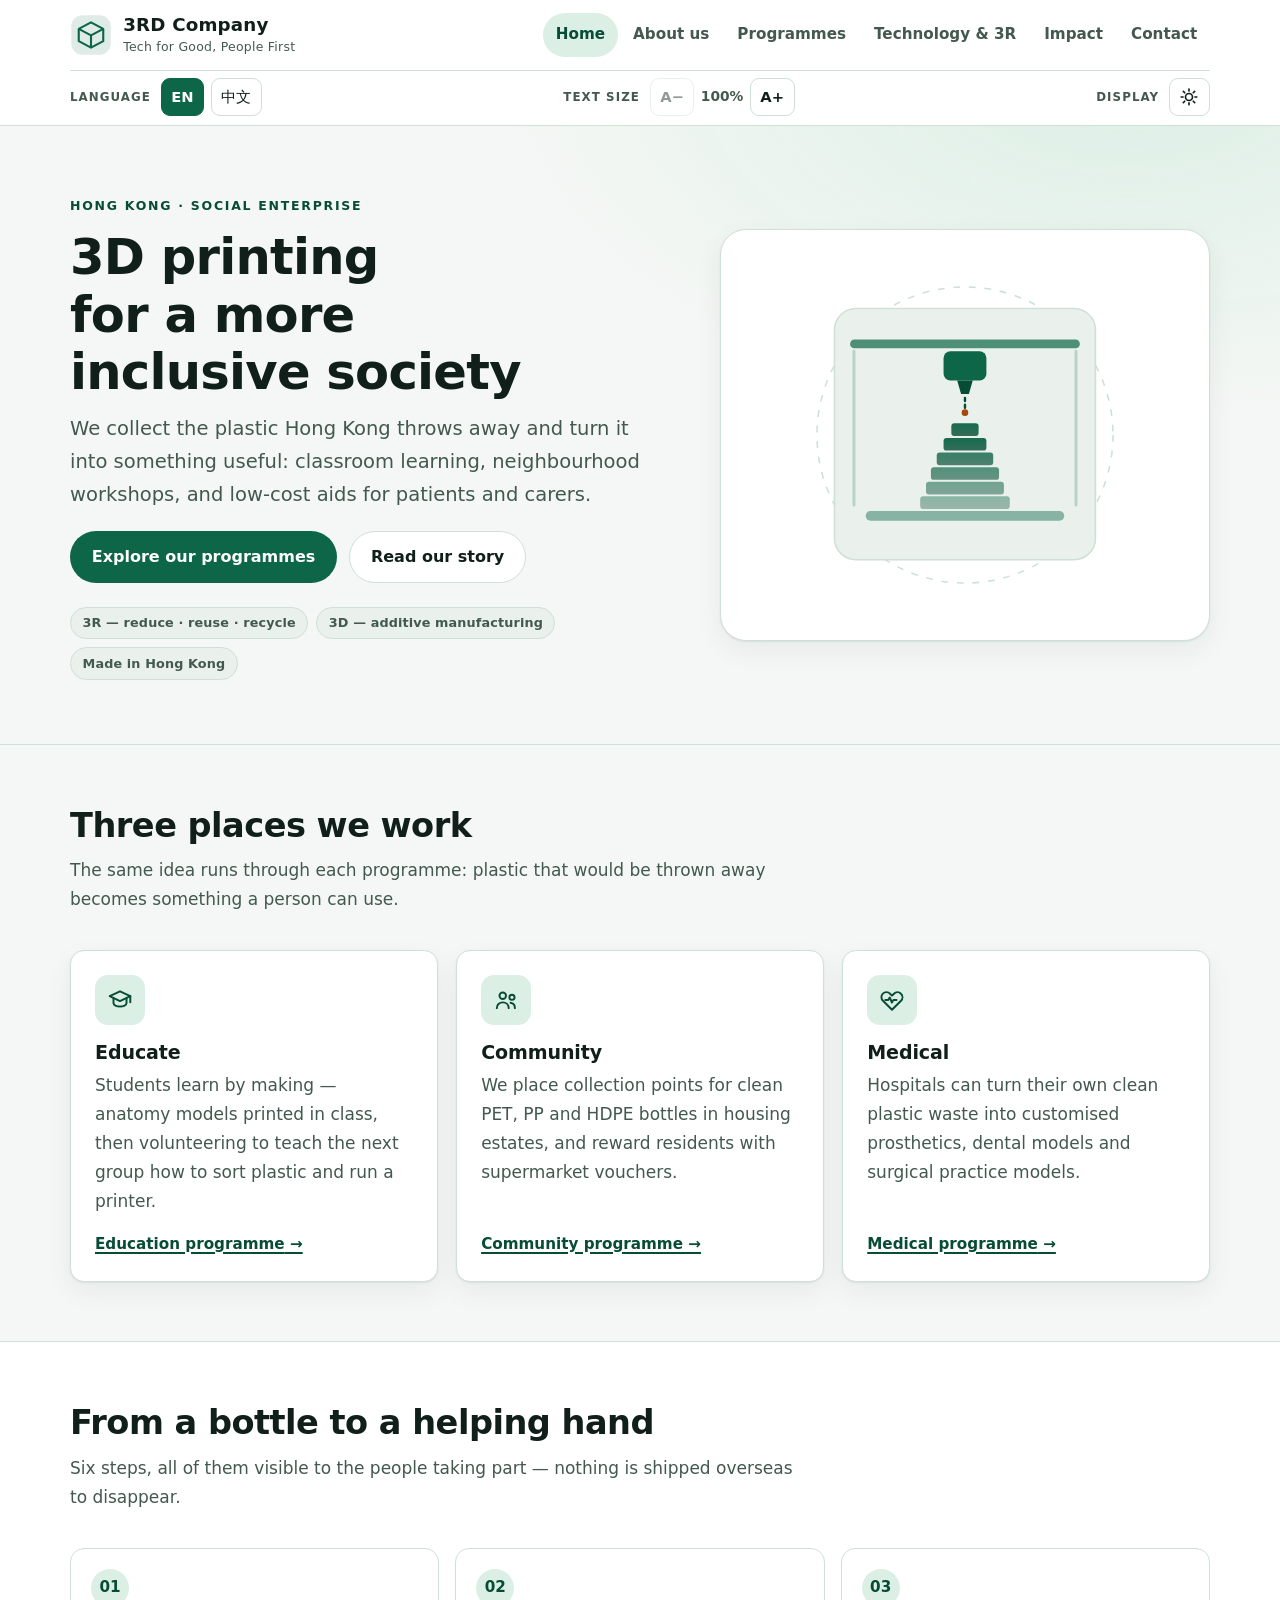
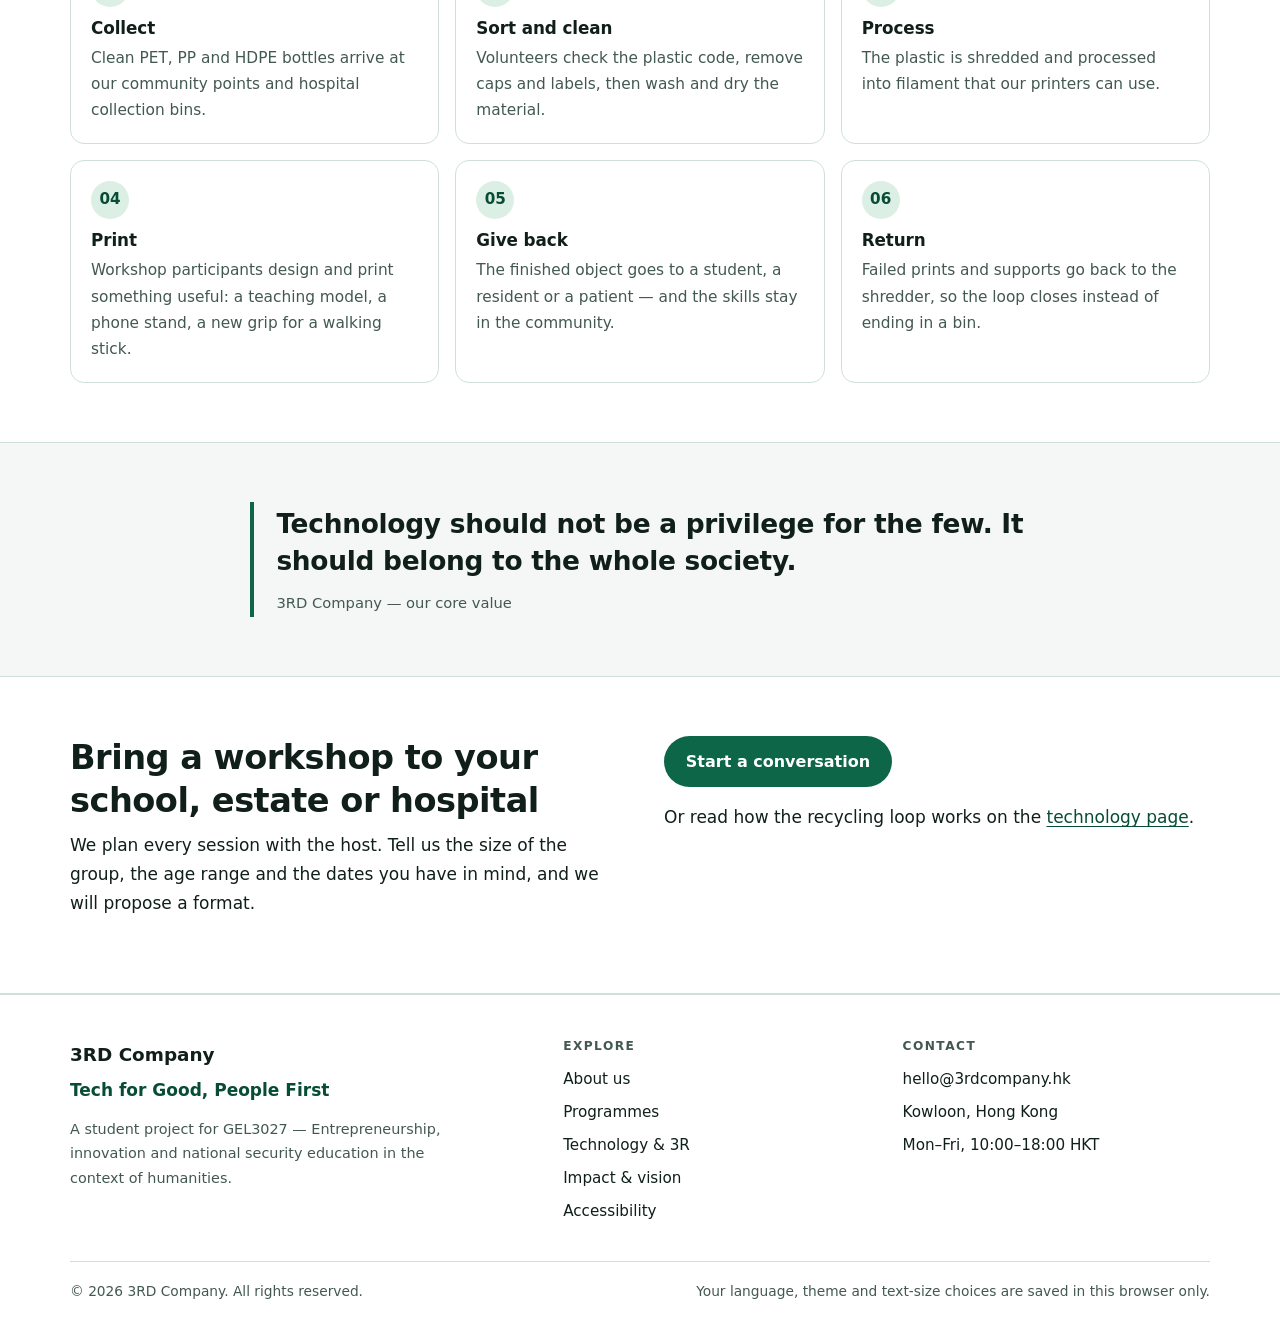
<file: index.html>
<!DOCTYPE html>
<html lang="en" data-lang="en" data-theme="light" data-size="100"
      data-title-en="3RD Company — 3D printing for a more inclusive society" data-title-zh="3RD 公司 — 打印一個更共融的社會">
<head>
  <meta charset="utf-8">
  <meta name="viewport" content="width=device-width, initial-scale=1">
  <title>3RD Company — 3D printing for a more inclusive society</title>
  <meta name="description" content="3RD Company is a Hong Kong social enterprise that turns collected plastic waste into 3D-printed learning, community workshops and low-cost medical aids.">
  <meta property="og:type" content="website">
  <meta property="og:site_name" content="3RD Company">
  <meta property="og:title" content="3RD Company — 3D printing for a more inclusive society">
  <meta property="og:description" content="3RD Company is a Hong Kong social enterprise that turns collected plastic waste into 3D-printed learning, community workshops and low-cost medical aids.">
  <meta property="og:url" content="https://yyedediqizhang-glitch.github.io/3rd-company/">
  <meta property="og:image" content="https://yyedediqizhang-glitch.github.io/3rd-company/assets/img/og-cover.png">
  <meta property="og:image:width" content="1200">
  <meta property="og:image:height" content="630">
  <meta property="og:locale" content="en_HK">
  <meta property="og:locale:alternate" content="zh_HK">
  <meta name="twitter:card" content="summary_large_image">
  <meta name="color-scheme" content="light dark">
  <meta name="theme-color" content="#ffffff">
  <link rel="icon" type="image/svg+xml" href="assets/favicon.svg">
  <link rel="stylesheet" href="assets/css/styles.css">
  <script>
    /* Apply saved preferences before the first paint to avoid a flash. */
    (function () {
      var d = document.documentElement, p = {};
      try { p = JSON.parse(localStorage.getItem("3rd-prefs") || "{}") || {}; } catch (e) { p = {}; }
      var lang = p.lang === "zh" ? "zh" : "en";
      var theme = (p.theme === "dark" || p.theme === "light") ? p.theme
        : (window.matchMedia && window.matchMedia("(prefers-color-scheme: dark)").matches ? "dark" : "light");
      var sizes = [100, 110, 125, 140];
      var size = sizes.indexOf(p.size) !== -1 ? p.size : 100;
      d.setAttribute("data-lang", lang);
      d.setAttribute("lang", lang === "zh" ? "zh-Hant" : "en");
      d.setAttribute("data-theme", theme);
      d.setAttribute("data-size", String(size));
      d.style.fontSize = size + "%";
      d.className += " js";
      window.__3rd = { lang: lang, theme: theme, size: size };
    })();
  </script>
</head>
<body class="site">

  <a class="skip-link" href="#main">
    <span class="lang-en">Skip to main content</span>
    <span class="lang-zh" lang="zh-Hant">跳至主要內容</span>
  </a>

  <header class="site-header">
    <div class="container">
      <div class="header-bar">
        <a class="brand" href="index.html">
          <svg class="brand-mark" viewBox="0 0 48 48" aria-hidden="true" focusable="false">
            <rect x="1.5" y="1.5" width="45" height="45" rx="12" fill="currentColor" opacity="0.13"/>
            <path d="M24 9.5 38 17v14L24 38.5 10 31V17z" fill="none" stroke="currentColor" stroke-width="2.4" stroke-linejoin="round"/>
            <path d="M10 17l14 7.5L38 17M24 24.5v14" fill="none" stroke="currentColor" stroke-width="2.4" stroke-linejoin="round"/>
          </svg>
          <span>
            <span class="brand-name">3RD Company</span>
            <span class="brand-tag"><span class="lang-en">Tech for Good, People First</span><span class="lang-zh" lang="zh-Hant">科技向善，以人為本</span></span>
          </span>
        </a>

        <button class="nav-toggle" type="button" aria-expanded="false" aria-controls="site-nav">
          <span class="nav-toggle-bars" aria-hidden="true"></span>
          <span class="lang-en">Menu</span><span class="lang-zh" lang="zh-Hant">選單</span>
        </button>

        <nav class="site-nav" id="site-nav" data-aria-en="Main menu" data-aria-zh="主選單" aria-label="Main menu">
          <ul>
            <li><a href="index.html" aria-current="page"><span class="lang-en">Home</span><span class="lang-zh" lang="zh-Hant">首頁</span></a></li>
            <li><a href="about.html"><span class="lang-en">About us</span><span class="lang-zh" lang="zh-Hant">關於我們</span></a></li>
            <li><a href="programmes.html"><span class="lang-en">Programmes</span><span class="lang-zh" lang="zh-Hant">計劃項目</span></a></li>
            <li><a href="technology.html"><span class="lang-en">Technology &amp; 3R</span><span class="lang-zh" lang="zh-Hant">技術與 3R</span></a></li>
            <li><a href="impact.html"><span class="lang-en">Impact</span><span class="lang-zh" lang="zh-Hant">成效與願景</span></a></li>
            <li><a href="contact.html"><span class="lang-en">Contact</span><span class="lang-zh" lang="zh-Hant">聯絡我們</span></a></li>
          </ul>
        </nav>
      </div>

      <div class="toolbar">
        <div class="control-group" role="group" data-aria-en="Language" data-aria-zh="語言" aria-label="Language">
          <span class="control-label" aria-hidden="true"><span class="lang-en">Language</span><span class="lang-zh" lang="zh-Hant">語言</span></span>
          <button class="seg" type="button" data-lang-set="en" lang="en" aria-pressed="true">EN</button>
          <button class="seg" type="button" data-lang-set="zh" lang="zh-Hant" aria-pressed="false">中文</button>
        </div>

        <div class="control-group" role="group" data-aria-en="Text size" data-aria-zh="字級" aria-label="Text size">
          <span class="control-label" aria-hidden="true"><span class="lang-en">Text size</span><span class="lang-zh" lang="zh-Hant">字級</span></span>
          <button class="icon-btn" type="button" data-size-step="-1"
                  data-aria-en="Smaller text" data-aria-zh="縮小字級" aria-label="Smaller text">A−</button>
          <span class="size-value" data-size-value aria-hidden="true">100%</span>
          <button class="icon-btn" type="button" data-size-step="1"
                  data-aria-en="Larger text" data-aria-zh="放大字級" aria-label="Larger text">A+</button>
        </div>

        <div class="control-group">
          <span class="control-label" aria-hidden="true"><span class="lang-en">Display</span><span class="lang-zh" lang="zh-Hant">顯示</span></span>
          <button class="icon-btn" type="button" data-theme-toggle aria-label="Switch to dark theme" aria-pressed="false">
            <svg class="icon-sun" viewBox="0 0 24 24" fill="none" stroke="currentColor" stroke-width="2" stroke-linecap="round" aria-hidden="true" focusable="false">
              <circle cx="12" cy="12" r="4.2"/>
              <path d="M12 2.6v2.3M12 19.1v2.3M2.6 12h2.3M19.1 12h2.3M5.2 5.2l1.7 1.7M17.1 17.1l1.7 1.7M18.8 5.2l-1.7 1.7M6.9 17.1l-1.7 1.7"/>
            </svg>
            <svg class="icon-moon" viewBox="0 0 24 24" fill="none" stroke="currentColor" stroke-width="2" stroke-linejoin="round" aria-hidden="true" focusable="false">
              <path d="M20.5 14.4A8.6 8.6 0 0 1 9.6 3.5a8.7 8.7 0 1 0 10.9 10.9Z"/>
            </svg>
          </button>
        </div>
      </div>
    </div>
  </header>

  <main id="main">
  <section class="hero">
    <div class="container hero-grid">
      <div>
        <p class="eyebrow"><span class="lang-en">Hong Kong · Social enterprise</span><span class="lang-zh" lang="zh-Hant">香港 · 社會企業</span></p>
        <h1><span class="lang-en">3D printing for a more inclusive society</span><span class="lang-zh" lang="zh-Hant">打印一個更共融的社會</span></h1>
        <p class="lead"><span class="lang-en">We collect the plastic Hong Kong throws away and turn it into something useful: classroom learning, neighbourhood workshops, and low-cost aids for patients and carers.</span><span class="lang-zh" lang="zh-Hant">我們收集香港被丟棄的塑膠，把它變成有用的東西：課堂學習、社區工作坊，以及病人與照顧者都負擔得起的輔助器具。</span></p>
        <div class="hero-actions">
          <a class="btn btn-primary" href="programmes.html"><span class="lang-en">Explore our programmes</span><span class="lang-zh" lang="zh-Hant">探索我們的計劃</span></a>
          <a class="btn btn-ghost" href="about.html"><span class="lang-en">Read our story</span><span class="lang-zh" lang="zh-Hant">了解我們的故事</span></a>
        </div>
        <div class="pill-row">
          <span class="pill"><span class="lang-en">3R — reduce · reuse · recycle</span><span class="lang-zh" lang="zh-Hant">3R：減用 · 重用 · 回收</span></span>
          <span class="pill"><span class="lang-en">3D — additive manufacturing</span><span class="lang-zh" lang="zh-Hant">3D：增材製造</span></span>
          <span class="pill"><span class="lang-en">Made in Hong Kong</span><span class="lang-zh" lang="zh-Hant">香港製造</span></span>
        </div>
      </div>

      <div class="hero-visual">
        <svg class="hero-svg" viewBox="0 0 460 380" aria-hidden="true" focusable="false">
          <defs>
            <linearGradient id="layerGrad" x1="0" y1="0" x2="0" y2="1">
              <stop offset="0" stop-color="var(--brand)" stop-opacity="0.95"/>
              <stop offset="1" stop-color="var(--brand-strong)" stop-opacity="0.8"/>
            </linearGradient>
          </defs>
          <circle cx="230" cy="190" r="152" fill="none" stroke="var(--border)" stroke-width="1.6" stroke-dasharray="7 9"/>
          <rect x="96" y="60" width="268" height="258" rx="22" fill="var(--surface-2)" stroke="var(--border)" stroke-width="1.6"/>
          <path d="M116 104v158M344 104v158" stroke="var(--brand)" stroke-width="3" stroke-linecap="round" opacity="0.22"/>
          <rect x="112" y="92" width="236" height="9" rx="4.5" fill="var(--brand)" opacity="0.7"/>
          <rect x="208" y="104" width="44" height="30" rx="7" fill="var(--brand)"/>
          <path d="M222 134h16l-4 14h-8z" fill="var(--brand-strong)"/>
          <path d="M230 152v10" stroke="var(--brand-strong)" stroke-width="2.5" stroke-dasharray="3 4" stroke-linecap="round"/>
          <circle cx="230" cy="167" r="3.4" fill="var(--accent)"/>
          <rect x="128" y="268" width="204" height="10" rx="5" fill="var(--brand)" opacity="0.45"/>
          <rect x="184" y="253" width="92" height="13" rx="3" fill="url(#layerGrad)" opacity="0.45"/>
          <rect x="190" y="238" width="80" height="13" rx="3" fill="url(#layerGrad)" opacity="0.58"/>
          <rect x="195" y="223" width="70" height="13" rx="3" fill="url(#layerGrad)" opacity="0.72"/>
          <rect x="201" y="208" width="58" height="13" rx="3" fill="url(#layerGrad)" opacity="0.85"/>
          <rect x="208" y="193" width="44" height="13" rx="3" fill="url(#layerGrad)"/>
          <rect x="216" y="178" width="28" height="13" rx="3" fill="url(#layerGrad)"/>
        </svg>
      </div>
    </div>
  </section>


    <section class="section" aria-labelledby="pillars">
      <div class="container">

      <div class="section-head">
        <h2 id="pillars"><span class="lang-en">Three places we work</span><span class="lang-zh" lang="zh-Hant">我們工作的三個場景</span></h2>
        <p><span class="lang-en">The same idea runs through each programme: plastic that would be thrown away becomes something a person can use.</span><span class="lang-zh" lang="zh-Hant">同一個想法貫穿三個計劃：原本會被丟棄的塑膠，變成真正有人用得著的東西。</span></p>
      </div>
      
      <div class="card-grid">
        <article class="card">
          <span class="card-icon"><svg viewBox="0 0 24 24" fill="none" stroke="currentColor" stroke-width="1.8" stroke-linecap="round" stroke-linejoin="round" aria-hidden="true" focusable="false"><path d="M2.5 8.5 12 4l9.5 4.5L12 13z"/><path d="M6 10.6V15c0 1.6 2.7 3 6 3s6-1.4 6-3v-4.4"/><path d="M21.5 8.5V14"/></svg></span>
          <h3><span class="lang-en">Educate</span><span class="lang-zh" lang="zh-Hant">教育</span></h3>
          <p><span class="lang-en">Students learn by making — anatomy models printed in class, then volunteering to teach the next group how to sort plastic and run a printer.</span><span class="lang-zh" lang="zh-Hant">學生從動手做中學習：在課堂打印人體解剖模型，然後成為義工，教下一班同學分類塑膠和操作打印機。</span></p>
        <a class="card-link" href="programmes.html#education"><span class="lang-en">Education programme</span><span class="lang-zh" lang="zh-Hant">教育計劃</span> →</a>
        </article>
        <article class="card">
          <span class="card-icon"><svg viewBox="0 0 24 24" fill="none" stroke="currentColor" stroke-width="1.8" stroke-linecap="round" stroke-linejoin="round" aria-hidden="true" focusable="false"><circle cx="9" cy="8" r="3"/><circle cx="17.5" cy="9.5" r="2.4"/><path d="M3.5 19.5c0-3.1 2.4-5.3 5.5-5.3s5.5 2.2 5.5 5.3"/><path d="M16.2 14.6c2.4.3 4 2.1 4 4.9"/></svg></span>
          <h3><span class="lang-en">Community</span><span class="lang-zh" lang="zh-Hant">社區</span></h3>
          <p><span class="lang-en">We place collection points for clean PET, PP and HDPE bottles in housing estates, and reward residents with supermarket vouchers.</span><span class="lang-zh" lang="zh-Hant">我們在屋苑設置收集點，回收潔淨的 PET、PP 及 HDPE 膠樽，並以超市禮券回饋居民。</span></p>
        <a class="card-link" href="programmes.html#community"><span class="lang-en">Community programme</span><span class="lang-zh" lang="zh-Hant">社區計劃</span> →</a>
        </article>
        <article class="card">
          <span class="card-icon"><svg viewBox="0 0 24 24" fill="none" stroke="currentColor" stroke-width="1.8" stroke-linecap="round" stroke-linejoin="round" aria-hidden="true" focusable="false"><path d="M20.3 6.2a4.6 4.6 0 0 0-6.5 0L12 8l-1.8-1.8a4.6 4.6 0 1 0-6.5 6.5L12 21l8.3-8.3a4.6 4.6 0 0 0 0-6.5Z"/><path d="M5.8 12h2.7l1.4-2.3 2 4.6 1.4-2.3h2.9"/></svg></span>
          <h3><span class="lang-en">Medical</span><span class="lang-zh" lang="zh-Hant">醫療</span></h3>
          <p><span class="lang-en">Hospitals can turn their own clean plastic waste into customised prosthetics, dental models and surgical practice models.</span><span class="lang-zh" lang="zh-Hant">醫院可以把自身的潔淨塑膠廢料，製成度身訂造的義肢、牙科模型及手術練習模型。</span></p>
        <a class="card-link" href="programmes.html#medical"><span class="lang-en">Medical programme</span><span class="lang-zh" lang="zh-Hant">醫療計劃</span> →</a>
        </article>
      </div>
      </div>
    </section>



    <section class="section section--alt" aria-labelledby="how">
      <div class="container">

      <div class="section-head">
        <h2 id="how"><span class="lang-en">From a bottle to a helping hand</span><span class="lang-zh" lang="zh-Hant">從一個膠樽，到一雙援手</span></h2>
        <p><span class="lang-en">Six steps, all of them visible to the people taking part — nothing is shipped overseas to disappear.</span><span class="lang-zh" lang="zh-Hant">六個步驟，全部讓參與者親眼看見——沒有把廢料運到海外，眼不見為淨。</span></p>
      </div>
      
      <ol class="flow">
          <li>
            <span class="flow-num" aria-hidden="true">01</span>
            <h3><span class="lang-en">Collect</span><span class="lang-zh" lang="zh-Hant">收集</span></h3>
            <p><span class="lang-en">Clean PET, PP and HDPE bottles arrive at our community points and hospital collection bins.</span><span class="lang-zh" lang="zh-Hant">潔淨的 PET、PP、HDPE 膠樽送到社區收集點及醫院回收箱。</span></p>
          </li>
          <li>
            <span class="flow-num" aria-hidden="true">02</span>
            <h3><span class="lang-en">Sort and clean</span><span class="lang-zh" lang="zh-Hant">分類清洗</span></h3>
            <p><span class="lang-en">Volunteers check the plastic code, remove caps and labels, then wash and dry the material.</span><span class="lang-zh" lang="zh-Hant">義工核對塑膠編號、去除瓶蓋與標籤，再清洗及烘乾材料。</span></p>
          </li>
          <li>
            <span class="flow-num" aria-hidden="true">03</span>
            <h3><span class="lang-en">Process</span><span class="lang-zh" lang="zh-Hant">加工</span></h3>
            <p><span class="lang-en">The plastic is shredded and processed into filament that our printers can use.</span><span class="lang-zh" lang="zh-Hant">塑膠被粉碎並加工成打印機可用的線材。</span></p>
          </li>
          <li>
            <span class="flow-num" aria-hidden="true">04</span>
            <h3><span class="lang-en">Print</span><span class="lang-zh" lang="zh-Hant">打印</span></h3>
            <p><span class="lang-en">Workshop participants design and print something useful: a teaching model, a phone stand, a new grip for a walking stick.</span><span class="lang-zh" lang="zh-Hant">工作坊參加者設計並打印實用物件：教具、手機座、拐杖的新握把。</span></p>
          </li>
          <li>
            <span class="flow-num" aria-hidden="true">05</span>
            <h3><span class="lang-en">Give back</span><span class="lang-zh" lang="zh-Hant">回饋</span></h3>
            <p><span class="lang-en">The finished object goes to a student, a resident or a patient — and the skills stay in the community.</span><span class="lang-zh" lang="zh-Hant">完成品送到學生、居民或病人手上，而技術就留在社區。</span></p>
          </li>
          <li>
            <span class="flow-num" aria-hidden="true">06</span>
            <h3><span class="lang-en">Return</span><span class="lang-zh" lang="zh-Hant">回用</span></h3>
            <p><span class="lang-en">Failed prints and supports go back to the shredder, so the loop closes instead of ending in a bin.</span><span class="lang-zh" lang="zh-Hant">打印失敗的成品與支撐材料會送回粉碎步驟，讓循環閉合，而不是丟進垃圾桶。</span></p>
          </li>
      </ol>
      </div>
    </section>


  <section class="section">
    <div class="container container--narrow">
      <blockquote class="big-quote">
        <p><span class="lang-en">Technology should not be a privilege for the few. It should belong to the whole society.</span><span class="lang-zh" lang="zh-Hant">科技不應是少數人的特權，而應屬於整個社會。</span></p>
        <cite><span class="lang-en">3RD Company — our core value</span><span class="lang-zh" lang="zh-Hant">3RD 公司——我們的核心價值</span></cite>
      </blockquote>
    </div>
  </section>

  <section class="section section--alt">
    <div class="container split">
      <div>
        <h2><span class="lang-en">Bring a workshop to your school, estate or hospital</span><span class="lang-zh" lang="zh-Hant">把工作坊帶到你的學校、屋邨或醫院</span></h2>
        <p><span class="lang-en">We plan every session with the host. Tell us the size of the group, the age range and the dates you have in mind, and we will propose a format.</span><span class="lang-zh" lang="zh-Hant">每個工作坊都與主辦單位一起規劃。告訴我們人數、年齡組別和希望舉行的日期，我們會提出合適的形式。</span></p>
      </div>
      <div>
        <p><a class="btn btn-primary" href="contact.html"><span class="lang-en">Start a conversation</span><span class="lang-zh" lang="zh-Hant">與我們聯絡</span></a></p>
        <p><span class="lang-en">Or read how the recycling loop works on the</span><span class="lang-zh" lang="zh-Hant">你也可以先了解回收循環的運作：</span>
          <a href="technology.html"><span class="lang-en">technology page</span><span class="lang-zh" lang="zh-Hant">技術頁面</span></a>.</p>
      </div>
    </div>
  </section>

  </main>

  <footer class="site-footer">
    <div class="container">
      <div class="footer-grid">
        <div>
          <p class="footer-brand">3RD Company</p>
          <p class="footer-tagline"><span class="lang-en">Tech for Good, People First</span><span class="lang-zh" lang="zh-Hant">科技向善，以人為本</span></p>
          <p class="footer-note"><span class="lang-en">A student project for GEL3027 — Entrepreneurship, innovation and national security education in the context of humanities.</span><span class="lang-zh" lang="zh-Hant">GEL3027「人文脈絡下的創業、創新與國家安全教育」學生專題習作。</span></p>
        </div>

        <nav data-aria-en="Footer" data-aria-zh="頁尾" aria-label="Footer">
          <h2><span class="lang-en">Explore</span><span class="lang-zh" lang="zh-Hant">瀏覽</span></h2>
          <ul>
            <li><a href="about.html"><span class="lang-en">About us</span><span class="lang-zh" lang="zh-Hant">關於我們</span></a></li>
            <li><a href="programmes.html"><span class="lang-en">Programmes</span><span class="lang-zh" lang="zh-Hant">計劃項目</span></a></li>
            <li><a href="technology.html"><span class="lang-en">Technology &amp; 3R</span><span class="lang-zh" lang="zh-Hant">技術與 3R</span></a></li>
            <li><a href="impact.html"><span class="lang-en">Impact &amp; vision</span><span class="lang-zh" lang="zh-Hant">成效與願景</span></a></li>
            <li><a href="accessibility.html"><span class="lang-en">Accessibility</span><span class="lang-zh" lang="zh-Hant">無障礙</span></a></li>
          </ul>
        </nav>

        <div>
          <h2><span class="lang-en">Contact</span><span class="lang-zh" lang="zh-Hant">聯絡</span></h2>
          <ul>
            <li><a href="mailto:hello@3rdcompany.hk">hello@3rdcompany.hk</a></li>
            <li><span class="lang-en">Kowloon, Hong Kong</span><span class="lang-zh" lang="zh-Hant">香港九龍</span></li>
            <li><span class="lang-en">Mon–Fri, 10:00–18:00 HKT</span><span class="lang-zh" lang="zh-Hant">星期一至五 10:00–18:00（香港時間）</span></li>
          </ul>
        </div>
      </div>

      <div class="footer-bottom">
        <p>© <span id="year">2026</span> 3RD Company. <span class="lang-en">All rights reserved.</span><span class="lang-zh" lang="zh-Hant">版權所有。</span></p>
        <p><span class="lang-en">Your language, theme and text-size choices are saved in this browser only.</span><span class="lang-zh" lang="zh-Hant">你的語言、主題與字級選擇只會儲存在這個瀏覽器。</span></p>
      </div>
    </div>
  </footer>

  <p class="sr-only" role="status" aria-live="polite" id="a11y-status"></p>

  <script src="assets/js/main.js"></script>
</body>
</html>
</file>
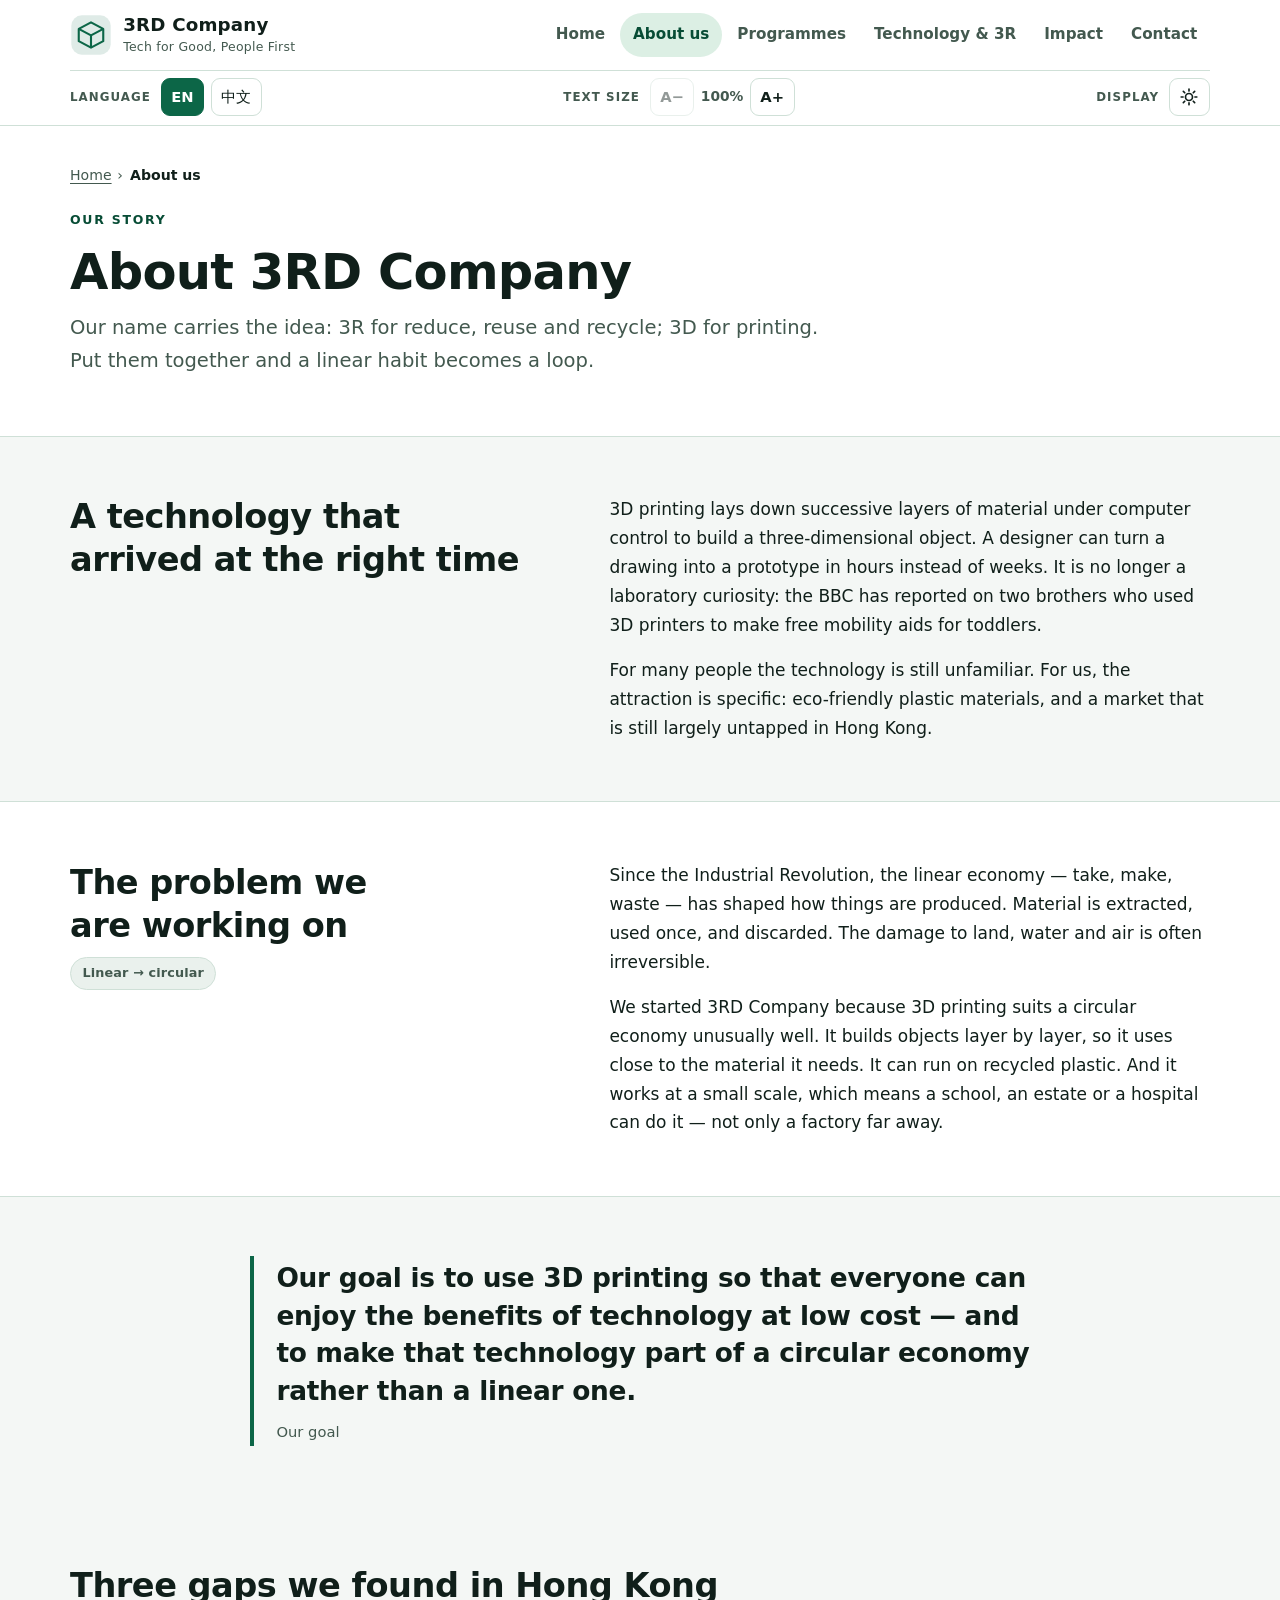
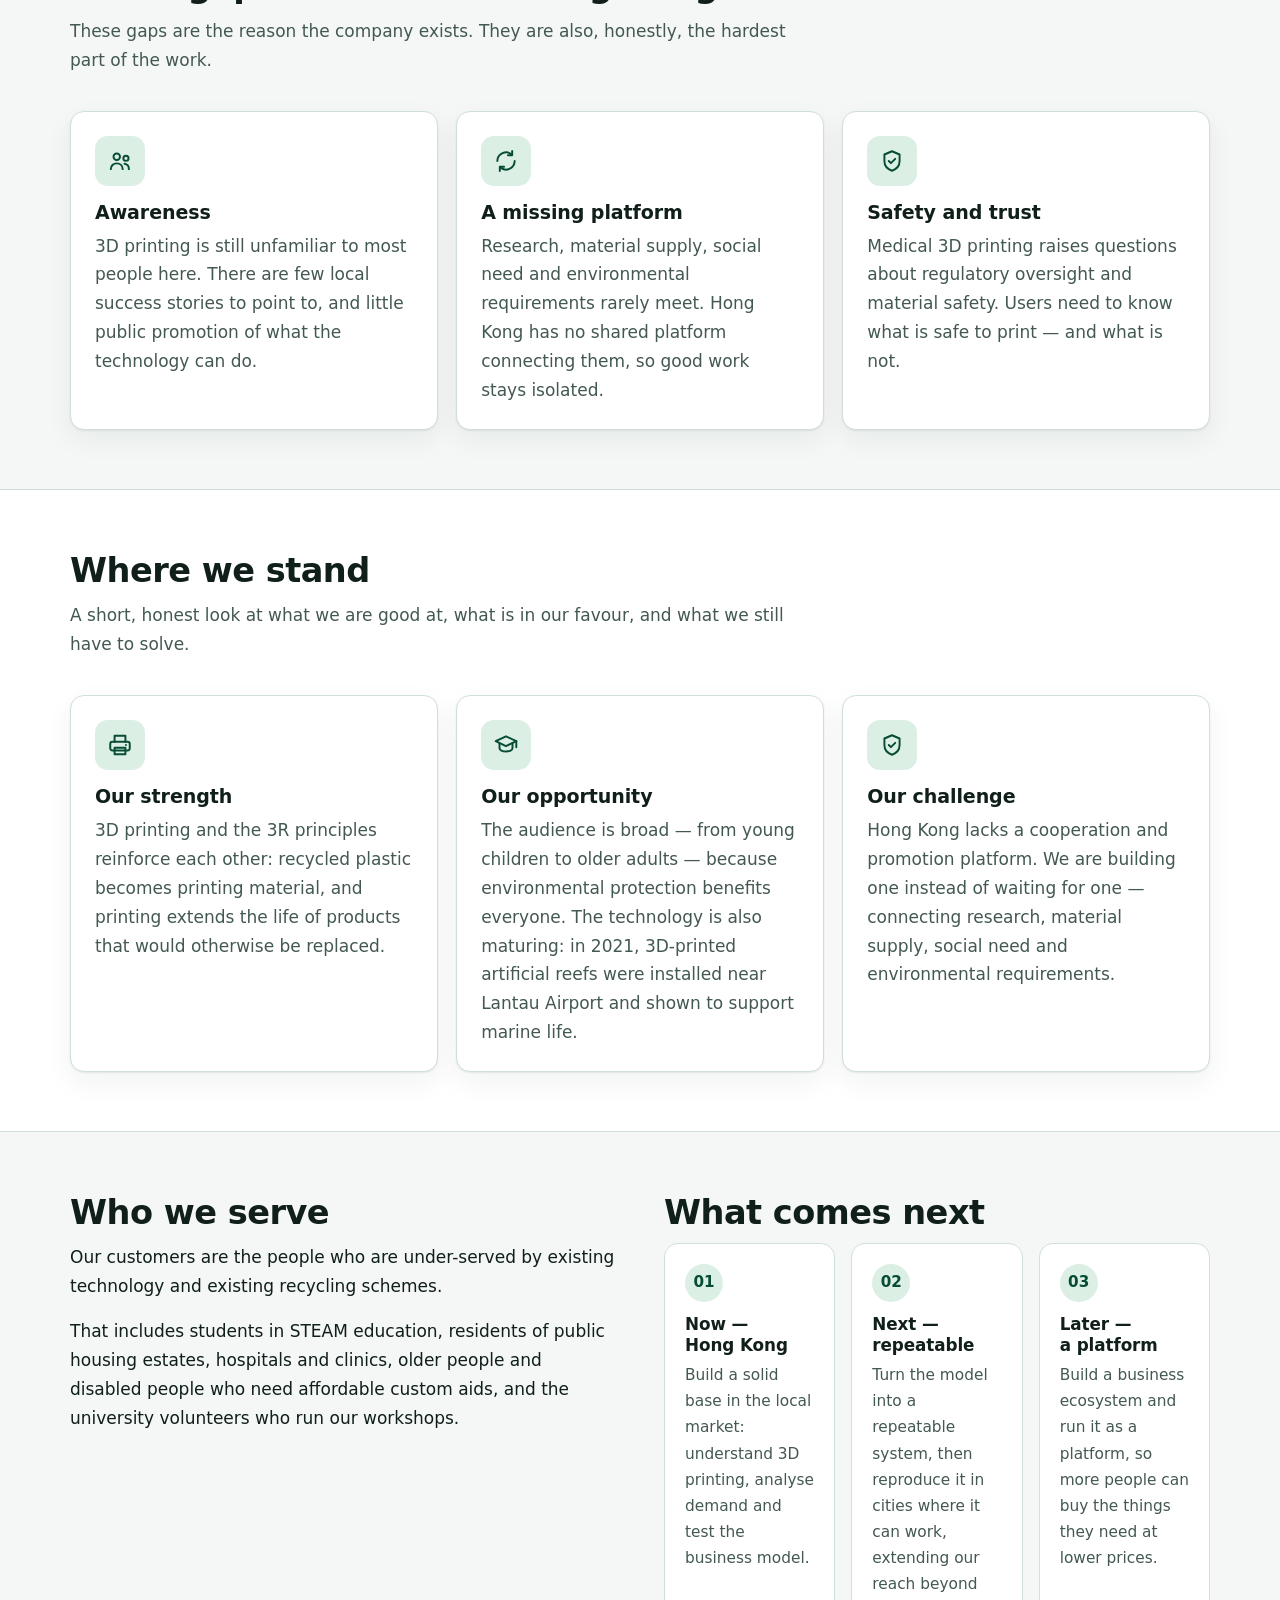
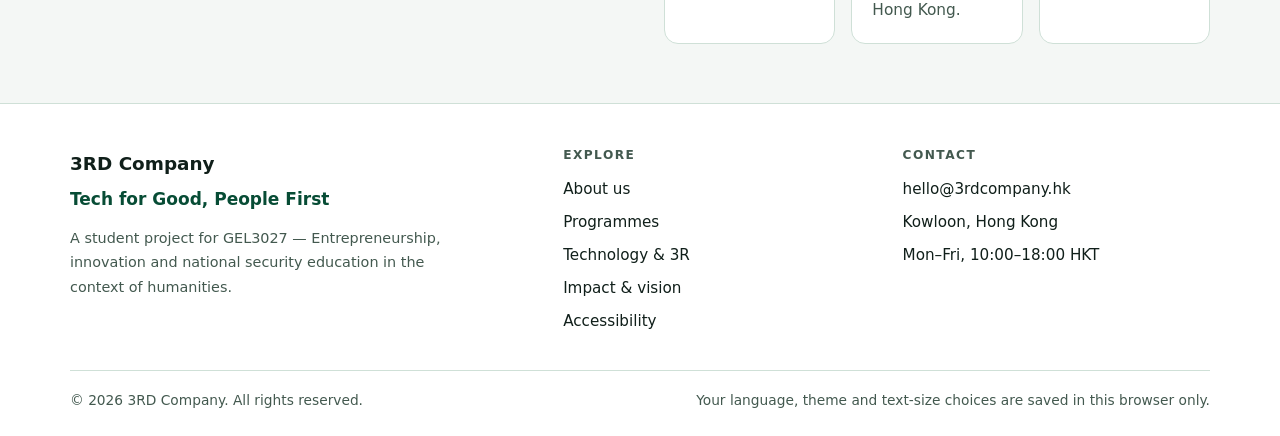
<file: about.html>
<!DOCTYPE html>
<html lang="en" data-lang="en" data-theme="light" data-size="100"
      data-title-en="About us — 3RD Company" data-title-zh="關於我們 — 3RD 公司">
<head>
  <meta charset="utf-8">
  <meta name="viewport" content="width=device-width, initial-scale=1">
  <title>About us — 3RD Company</title>
  <meta name="description" content="The story, the problem and the people behind 3RD Company: 3D printing combined with reduce, reuse and recycle in Hong Kong.">
  <meta property="og:type" content="website">
  <meta property="og:site_name" content="3RD Company">
  <meta property="og:title" content="About us — 3RD Company">
  <meta property="og:description" content="The story, the problem and the people behind 3RD Company: 3D printing combined with reduce, reuse and recycle in Hong Kong.">
  <meta property="og:url" content="https://yyedediqizhang-glitch.github.io/3rd-company/about.html">
  <meta property="og:image" content="https://yyedediqizhang-glitch.github.io/3rd-company/assets/img/og-cover.png">
  <meta property="og:image:width" content="1200">
  <meta property="og:image:height" content="630">
  <meta property="og:locale" content="en_HK">
  <meta property="og:locale:alternate" content="zh_HK">
  <meta name="twitter:card" content="summary_large_image">
  <meta name="color-scheme" content="light dark">
  <meta name="theme-color" content="#ffffff">
  <link rel="icon" type="image/svg+xml" href="assets/favicon.svg">
  <link rel="stylesheet" href="assets/css/styles.css">
  <script>
    /* Apply saved preferences before the first paint to avoid a flash. */
    (function () {
      var d = document.documentElement, p = {};
      try { p = JSON.parse(localStorage.getItem("3rd-prefs") || "{}") || {}; } catch (e) { p = {}; }
      var lang = p.lang === "zh" ? "zh" : "en";
      var theme = (p.theme === "dark" || p.theme === "light") ? p.theme
        : (window.matchMedia && window.matchMedia("(prefers-color-scheme: dark)").matches ? "dark" : "light");
      var sizes = [100, 110, 125, 140];
      var size = sizes.indexOf(p.size) !== -1 ? p.size : 100;
      d.setAttribute("data-lang", lang);
      d.setAttribute("lang", lang === "zh" ? "zh-Hant" : "en");
      d.setAttribute("data-theme", theme);
      d.setAttribute("data-size", String(size));
      d.style.fontSize = size + "%";
      d.className += " js";
      window.__3rd = { lang: lang, theme: theme, size: size };
    })();
  </script>
</head>
<body class="site">

  <a class="skip-link" href="#main">
    <span class="lang-en">Skip to main content</span>
    <span class="lang-zh" lang="zh-Hant">跳至主要內容</span>
  </a>

  <header class="site-header">
    <div class="container">
      <div class="header-bar">
        <a class="brand" href="index.html">
          <svg class="brand-mark" viewBox="0 0 48 48" aria-hidden="true" focusable="false">
            <rect x="1.5" y="1.5" width="45" height="45" rx="12" fill="currentColor" opacity="0.13"/>
            <path d="M24 9.5 38 17v14L24 38.5 10 31V17z" fill="none" stroke="currentColor" stroke-width="2.4" stroke-linejoin="round"/>
            <path d="M10 17l14 7.5L38 17M24 24.5v14" fill="none" stroke="currentColor" stroke-width="2.4" stroke-linejoin="round"/>
          </svg>
          <span>
            <span class="brand-name">3RD Company</span>
            <span class="brand-tag"><span class="lang-en">Tech for Good, People First</span><span class="lang-zh" lang="zh-Hant">科技向善，以人為本</span></span>
          </span>
        </a>

        <button class="nav-toggle" type="button" aria-expanded="false" aria-controls="site-nav">
          <span class="nav-toggle-bars" aria-hidden="true"></span>
          <span class="lang-en">Menu</span><span class="lang-zh" lang="zh-Hant">選單</span>
        </button>

        <nav class="site-nav" id="site-nav" data-aria-en="Main menu" data-aria-zh="主選單" aria-label="Main menu">
          <ul>
            <li><a href="index.html"><span class="lang-en">Home</span><span class="lang-zh" lang="zh-Hant">首頁</span></a></li>
            <li><a href="about.html" aria-current="page"><span class="lang-en">About us</span><span class="lang-zh" lang="zh-Hant">關於我們</span></a></li>
            <li><a href="programmes.html"><span class="lang-en">Programmes</span><span class="lang-zh" lang="zh-Hant">計劃項目</span></a></li>
            <li><a href="technology.html"><span class="lang-en">Technology &amp; 3R</span><span class="lang-zh" lang="zh-Hant">技術與 3R</span></a></li>
            <li><a href="impact.html"><span class="lang-en">Impact</span><span class="lang-zh" lang="zh-Hant">成效與願景</span></a></li>
            <li><a href="contact.html"><span class="lang-en">Contact</span><span class="lang-zh" lang="zh-Hant">聯絡我們</span></a></li>
          </ul>
        </nav>
      </div>

      <div class="toolbar">
        <div class="control-group" role="group" data-aria-en="Language" data-aria-zh="語言" aria-label="Language">
          <span class="control-label" aria-hidden="true"><span class="lang-en">Language</span><span class="lang-zh" lang="zh-Hant">語言</span></span>
          <button class="seg" type="button" data-lang-set="en" lang="en" aria-pressed="true">EN</button>
          <button class="seg" type="button" data-lang-set="zh" lang="zh-Hant" aria-pressed="false">中文</button>
        </div>

        <div class="control-group" role="group" data-aria-en="Text size" data-aria-zh="字級" aria-label="Text size">
          <span class="control-label" aria-hidden="true"><span class="lang-en">Text size</span><span class="lang-zh" lang="zh-Hant">字級</span></span>
          <button class="icon-btn" type="button" data-size-step="-1"
                  data-aria-en="Smaller text" data-aria-zh="縮小字級" aria-label="Smaller text">A−</button>
          <span class="size-value" data-size-value aria-hidden="true">100%</span>
          <button class="icon-btn" type="button" data-size-step="1"
                  data-aria-en="Larger text" data-aria-zh="放大字級" aria-label="Larger text">A+</button>
        </div>

        <div class="control-group">
          <span class="control-label" aria-hidden="true"><span class="lang-en">Display</span><span class="lang-zh" lang="zh-Hant">顯示</span></span>
          <button class="icon-btn" type="button" data-theme-toggle aria-label="Switch to dark theme" aria-pressed="false">
            <svg class="icon-sun" viewBox="0 0 24 24" fill="none" stroke="currentColor" stroke-width="2" stroke-linecap="round" aria-hidden="true" focusable="false">
              <circle cx="12" cy="12" r="4.2"/>
              <path d="M12 2.6v2.3M12 19.1v2.3M2.6 12h2.3M19.1 12h2.3M5.2 5.2l1.7 1.7M17.1 17.1l1.7 1.7M18.8 5.2l-1.7 1.7M6.9 17.1l-1.7 1.7"/>
            </svg>
            <svg class="icon-moon" viewBox="0 0 24 24" fill="none" stroke="currentColor" stroke-width="2" stroke-linejoin="round" aria-hidden="true" focusable="false">
              <path d="M20.5 14.4A8.6 8.6 0 0 1 9.6 3.5a8.7 8.7 0 1 0 10.9 10.9Z"/>
            </svg>
          </button>
        </div>
      </div>
    </div>
  </header>

  <main id="main">

    <section class="page-head">
      <div class="container">
        <nav class="breadcrumb" data-aria-en="Breadcrumb" data-aria-zh="導覽路徑" aria-label="Breadcrumb">
          <ol>
            <li><a href="index.html"><span class="lang-en">Home</span><span class="lang-zh" lang="zh-Hant">首頁</span></a></li>
            <li><span aria-current="page"><span class="lang-en">About us</span><span class="lang-zh" lang="zh-Hant">關於我們</span></span></li>
          </ol>
        </nav>
        <p class="eyebrow"><span class="lang-en">Our story</span><span class="lang-zh" lang="zh-Hant">我們的故事</span></p>
        <h1><span class="lang-en">About 3RD Company</span><span class="lang-zh" lang="zh-Hant">關於 3RD 公司</span></h1>
        <p class="lead"><span class="lang-en">Our name carries the idea: 3R for reduce, reuse and recycle; 3D for printing. Put them together and a linear habit becomes a loop.</span><span class="lang-zh" lang="zh-Hant">我們的名字就是我們的想法：3R 代表減用、重用、回收；3D 代表三維打印。兩者結合，把「用完即棄」的習慣變成一個循環。</span></p>
      </div>
    </section>



    <section class="section" aria-labelledby="story">
      <div class="container">

      <div class="split split--wide-right">
        <div>
          <h2 id="story"><span class="lang-en">A technology that arrived at the right time</span><span class="lang-zh" lang="zh-Hant">一項來得正合時宜的技術</span></h2>
        </div>
        <div class="prose">
          <p><span class="lang-en">3D printing lays down successive layers of material under computer control to build a three-dimensional object. A designer can turn a drawing into a prototype in hours instead of weeks. It is no longer a laboratory curiosity: the BBC has reported on two brothers who used 3D printers to make free mobility aids for toddlers.</span><span class="lang-zh" lang="zh-Hant">三維打印是在電腦控制下，逐層鋪上材料，建構出立體物件。設計師可以在數小時內把圖紙變成原型，而不必等上數星期。它已不再是實驗室裡的稀奇玩意：BBC 曾報道一對兄弟用三維打印機，免費為幼童製作行動輔助器具。</span></p>
          <p><span class="lang-en">For many people the technology is still unfamiliar. For us, the attraction is specific: eco-friendly plastic materials, and a market that is still largely untapped in Hong Kong.</span><span class="lang-zh" lang="zh-Hant">對很多人來說，這項技術仍然陌生。對我們而言，吸引之處很具體：環保塑膠材料，以及香港仍然大致未被開發的市場。</span></p>
        </div>
      </div>
      </div>
    </section>



    <section class="section section--alt" aria-labelledby="problem">
      <div class="container">

      <div class="split split--wide-right">
        <div>
          <h2 id="problem"><span class="lang-en">The problem we are working on</span><span class="lang-zh" lang="zh-Hant">我們正在處理的問題</span></h2>
          <p class="pill"><span class="lang-en">Linear → circular</span><span class="lang-zh" lang="zh-Hant">線性 → 循環</span></p>
        </div>
        <div class="prose">
          <p><span class="lang-en">Since the Industrial Revolution, the linear economy — take, make, waste — has shaped how things are produced. Material is extracted, used once, and discarded. The damage to land, water and air is often irreversible.</span><span class="lang-zh" lang="zh-Hant">自工業革命以來，線性經濟——開採、製造、丟棄——主導了產品的生產方式。材料被開採、使用一次，然後被丟棄。對土地、水源與空氣造成的破壞，往往不可逆轉。</span></p>
          <p><span class="lang-en">We started 3RD Company because 3D printing suits a circular economy unusually well. It builds objects layer by layer, so it uses close to the material it needs. It can run on recycled plastic. And it works at a small scale, which means a school, an estate or a hospital can do it — not only a factory far away.</span><span class="lang-zh" lang="zh-Hant">我們創立 3RD 公司，是因為三維打印與循環經濟特別契合。它逐層建構物件，因此用料接近所需，浪費較少；它可以採用回收塑膠；而且它適合小規模運作，學校、屋邨或醫院都可以做，不必依賴遠方的工廠。</span></p>
        </div>
      </div>
      </div>
    </section>


  <section class="section">
    <div class="container container--narrow">
      <blockquote class="big-quote">
        <p><span class="lang-en">Our goal is to use 3D printing so that everyone can enjoy the benefits of technology at low cost — and to make that technology part of a circular economy rather than a linear one.</span><span class="lang-zh" lang="zh-Hant">我們的目標，是運用三維打印，讓每個人都能以低廉的成本享受科技的好處；並且讓這項技術成為循環經濟的一部分，而不是線性經濟的延伸。</span></p>
        <cite><span class="lang-en">Our goal</span><span class="lang-zh" lang="zh-Hant">我們的目標</span></cite>
      </blockquote>
    </div>
  </section>


    <section class="section" aria-labelledby="gaps">
      <div class="container">

      <div class="section-head">
        <h2 id="gaps"><span class="lang-en">Three gaps we found in Hong Kong</span><span class="lang-zh" lang="zh-Hant">我們在香港發現的三個缺口</span></h2>
        <p><span class="lang-en">These gaps are the reason the company exists. They are also, honestly, the hardest part of the work.</span><span class="lang-zh" lang="zh-Hant">這三個缺口，就是這家公司存在的原因；也是工作上最困難的部分。</span></p>
      </div>
      
      <div class="card-grid">
        <article class="card">
          <span class="card-icon"><svg viewBox="0 0 24 24" fill="none" stroke="currentColor" stroke-width="1.8" stroke-linecap="round" stroke-linejoin="round" aria-hidden="true" focusable="false"><circle cx="9" cy="8" r="3"/><circle cx="17.5" cy="9.5" r="2.4"/><path d="M3.5 19.5c0-3.1 2.4-5.3 5.5-5.3s5.5 2.2 5.5 5.3"/><path d="M16.2 14.6c2.4.3 4 2.1 4 4.9"/></svg></span>
          <h3><span class="lang-en">Awareness</span><span class="lang-zh" lang="zh-Hant">認知</span></h3>
          <p><span class="lang-en">3D printing is still unfamiliar to most people here. There are few local success stories to point to, and little public promotion of what the technology can do.</span><span class="lang-zh" lang="zh-Hant">三維打印對這裡大多數人仍然陌生。本地可供參考的成功案例不多，社會也少有推廣這項技術能做到什麼。</span></p>
        </article>
        <article class="card">
          <span class="card-icon"><svg viewBox="0 0 24 24" fill="none" stroke="currentColor" stroke-width="1.8" stroke-linecap="round" stroke-linejoin="round" aria-hidden="true" focusable="false"><path d="M20 12a8 8 0 0 1-13.4 5.8"/><path d="M4 12a8 8 0 0 1 13.4-5.8"/><path d="M17.7 2.8v3.9h-3.9"/><path d="M6.3 21.2v-3.9h3.9"/></svg></span>
          <h3><span class="lang-en">A missing platform</span><span class="lang-zh" lang="zh-Hant">缺少平台</span></h3>
          <p><span class="lang-en">Research, material supply, social need and environmental requirements rarely meet. Hong Kong has no shared platform connecting them, so good work stays isolated.</span><span class="lang-zh" lang="zh-Hant">研究技術、材料供應、社會需求與環保要求，彼此很少交匯。香港沒有一個共同的平台把它們連起來，好的工作因此各自為政。</span></p>
        </article>
        <article class="card">
          <span class="card-icon"><svg viewBox="0 0 24 24" fill="none" stroke="currentColor" stroke-width="1.8" stroke-linecap="round" stroke-linejoin="round" aria-hidden="true" focusable="false"><path d="M12 3 5 6v6c0 4.6 3 7.6 7 9 4-1.4 7-4.4 7-9V6z"/><path d="m9 12 2 2 4-4"/></svg></span>
          <h3><span class="lang-en">Safety and trust</span><span class="lang-zh" lang="zh-Hant">安全與信任</span></h3>
          <p><span class="lang-en">Medical 3D printing raises questions about regulatory oversight and material safety. Users need to know what is safe to print — and what is not.</span><span class="lang-zh" lang="zh-Hant">醫療三維打印涉及法規監管與材料安全問題。使用者需要知道什麼可以安全打印，什麼不可以。</span></p>
        </article>
      </div>
      </div>
    </section>



    <section class="section section--alt" aria-labelledby="position">
      <div class="container">

      <div class="section-head">
        <h2 id="position"><span class="lang-en">Where we stand</span><span class="lang-zh" lang="zh-Hant">我們的定位</span></h2>
        <p><span class="lang-en">A short, honest look at what we are good at, what is in our favour, and what we still have to solve.</span><span class="lang-zh" lang="zh-Hant">誠實地看看我們擅長什麼、有什麼有利條件，以及還有什麼要解決。</span></p>
      </div>
      
      <div class="card-grid">
        <article class="card">
          <span class="card-icon"><svg viewBox="0 0 24 24" fill="none" stroke="currentColor" stroke-width="1.8" stroke-linecap="round" stroke-linejoin="round" aria-hidden="true" focusable="false"><path d="M7 9V3.5h10V9"/><rect x="3" y="9" width="18" height="8" rx="2"/><path d="M7 14.5h10v6H7z"/><path d="M17.5 12h.01"/></svg></span>
          <h3><span class="lang-en">Our strength</span><span class="lang-zh" lang="zh-Hant">我們的優勢</span></h3>
          <p><span class="lang-en">3D printing and the 3R principles reinforce each other: recycled plastic becomes printing material, and printing extends the life of products that would otherwise be replaced.</span><span class="lang-zh" lang="zh-Hant">三維打印與 3R 原則互相強化：回收塑膠成為打印材料，而打印則延長了原本要被替換的產品壽命。</span></p>
        </article>
        <article class="card">
          <span class="card-icon"><svg viewBox="0 0 24 24" fill="none" stroke="currentColor" stroke-width="1.8" stroke-linecap="round" stroke-linejoin="round" aria-hidden="true" focusable="false"><path d="M2.5 8.5 12 4l9.5 4.5L12 13z"/><path d="M6 10.6V15c0 1.6 2.7 3 6 3s6-1.4 6-3v-4.4"/><path d="M21.5 8.5V14"/></svg></span>
          <h3><span class="lang-en">Our opportunity</span><span class="lang-zh" lang="zh-Hant">我們的機遇</span></h3>
          <p><span class="lang-en">The audience is broad — from young children to older adults — because environmental protection benefits everyone. The technology is also maturing: in 2021, 3D-printed artificial reefs were installed near Lantau Airport and shown to support marine life.</span><span class="lang-zh" lang="zh-Hant">受眾很廣，由幼童到長者，因為環境保護本身就對整體社會有益。技術亦日趨成熟：2021 年，東涌機場附近以三維打印製成的人工珊瑚礁，已被證實能支持海洋生態。</span></p>
        </article>
        <article class="card">
          <span class="card-icon"><svg viewBox="0 0 24 24" fill="none" stroke="currentColor" stroke-width="1.8" stroke-linecap="round" stroke-linejoin="round" aria-hidden="true" focusable="false"><path d="M12 3 5 6v6c0 4.6 3 7.6 7 9 4-1.4 7-4.4 7-9V6z"/><path d="m9 12 2 2 4-4"/></svg></span>
          <h3><span class="lang-en">Our challenge</span><span class="lang-zh" lang="zh-Hant">我們的挑戰</span></h3>
          <p><span class="lang-en">Hong Kong lacks a cooperation and promotion platform. We are building one instead of waiting for one — connecting research, material supply, social need and environmental requirements.</span><span class="lang-zh" lang="zh-Hant">香港缺乏合作與推廣平台。我們選擇自己建立一個，而不是等待它出現——把研究、材料供應、社會需求與環保要求連在一起。</span></p>
        </article>
      </div>
      </div>
    </section>



    <section class="section" aria-labelledby="serve">
      <div class="container">

      <div class="split">
        <div>
          <h2 id="serve"><span class="lang-en">Who we serve</span><span class="lang-zh" lang="zh-Hant">我們服務的對象</span></h2>
          <p><span class="lang-en">Our customers are the people who are under-served by existing technology and existing recycling schemes.</span><span class="lang-zh" lang="zh-Hant">我們的顧客，是現有科技與現有回收計劃都照顧不足的人。</span></p>
          <p><span class="lang-en">That includes students in STEAM education, residents of public housing estates, hospitals and clinics, older people and disabled people who need affordable custom aids, and the university volunteers who run our workshops.</span><span class="lang-zh" lang="zh-Hant">包括 STEAM 教育中的學生、公共屋邨的居民、醫院與診所，以及需要可負擔度身訂造輔助器具的長者與殘疾人士；還有負責帶領工作坊的大學義工。</span></p>
        </div>
        <div>
          <h2 id="outlook"><span class="lang-en">What comes next</span><span class="lang-zh" lang="zh-Hant">下一步</span></h2>
          
      <ol class="flow">
          <li>
            <span class="flow-num" aria-hidden="true">01</span>
            <h3><span class="lang-en">Now — Hong Kong</span><span class="lang-zh" lang="zh-Hant">現在——香港</span></h3>
            <p><span class="lang-en">Build a solid base in the local market: understand 3D printing, analyse demand and test the business model.</span><span class="lang-zh" lang="zh-Hant">在本土市場建立穩固基礎：深入了解三維打印，分析市場需求，測試商業模式。</span></p>
          </li>
          <li>
            <span class="flow-num" aria-hidden="true">02</span>
            <h3><span class="lang-en">Next — repeatable</span><span class="lang-zh" lang="zh-Hant">下一步——可複製</span></h3>
            <p><span class="lang-en">Turn the model into a repeatable system, then reproduce it in cities where it can work, extending our reach beyond Hong Kong.</span><span class="lang-zh" lang="zh-Hant">把模式變成可複製的系統，然後在合適的城市重現，把影響力延伸到香港以外。</span></p>
          </li>
          <li>
            <span class="flow-num" aria-hidden="true">03</span>
            <h3><span class="lang-en">Later — a platform</span><span class="lang-zh" lang="zh-Hant">其後——平台</span></h3>
            <p><span class="lang-en">Build a business ecosystem and run it as a platform, so more people can buy the things they need at lower prices.</span><span class="lang-zh" lang="zh-Hant">建立商業生態並以平台形式運作，讓更多人可以用更低的價錢買到他們需要的東西。</span></p>
          </li>
      </ol>
        </div>
      </div>
      </div>
    </section>


  </main>

  <footer class="site-footer">
    <div class="container">
      <div class="footer-grid">
        <div>
          <p class="footer-brand">3RD Company</p>
          <p class="footer-tagline"><span class="lang-en">Tech for Good, People First</span><span class="lang-zh" lang="zh-Hant">科技向善，以人為本</span></p>
          <p class="footer-note"><span class="lang-en">A student project for GEL3027 — Entrepreneurship, innovation and national security education in the context of humanities.</span><span class="lang-zh" lang="zh-Hant">GEL3027「人文脈絡下的創業、創新與國家安全教育」學生專題習作。</span></p>
        </div>

        <nav data-aria-en="Footer" data-aria-zh="頁尾" aria-label="Footer">
          <h2><span class="lang-en">Explore</span><span class="lang-zh" lang="zh-Hant">瀏覽</span></h2>
          <ul>
            <li><a href="about.html"><span class="lang-en">About us</span><span class="lang-zh" lang="zh-Hant">關於我們</span></a></li>
            <li><a href="programmes.html"><span class="lang-en">Programmes</span><span class="lang-zh" lang="zh-Hant">計劃項目</span></a></li>
            <li><a href="technology.html"><span class="lang-en">Technology &amp; 3R</span><span class="lang-zh" lang="zh-Hant">技術與 3R</span></a></li>
            <li><a href="impact.html"><span class="lang-en">Impact &amp; vision</span><span class="lang-zh" lang="zh-Hant">成效與願景</span></a></li>
            <li><a href="accessibility.html"><span class="lang-en">Accessibility</span><span class="lang-zh" lang="zh-Hant">無障礙</span></a></li>
          </ul>
        </nav>

        <div>
          <h2><span class="lang-en">Contact</span><span class="lang-zh" lang="zh-Hant">聯絡</span></h2>
          <ul>
            <li><a href="mailto:hello@3rdcompany.hk">hello@3rdcompany.hk</a></li>
            <li><span class="lang-en">Kowloon, Hong Kong</span><span class="lang-zh" lang="zh-Hant">香港九龍</span></li>
            <li><span class="lang-en">Mon–Fri, 10:00–18:00 HKT</span><span class="lang-zh" lang="zh-Hant">星期一至五 10:00–18:00（香港時間）</span></li>
          </ul>
        </div>
      </div>

      <div class="footer-bottom">
        <p>© <span id="year">2026</span> 3RD Company. <span class="lang-en">All rights reserved.</span><span class="lang-zh" lang="zh-Hant">版權所有。</span></p>
        <p><span class="lang-en">Your language, theme and text-size choices are saved in this browser only.</span><span class="lang-zh" lang="zh-Hant">你的語言、主題與字級選擇只會儲存在這個瀏覽器。</span></p>
      </div>
    </div>
  </footer>

  <p class="sr-only" role="status" aria-live="polite" id="a11y-status"></p>

  <script src="assets/js/main.js"></script>
</body>
</html>
</file>
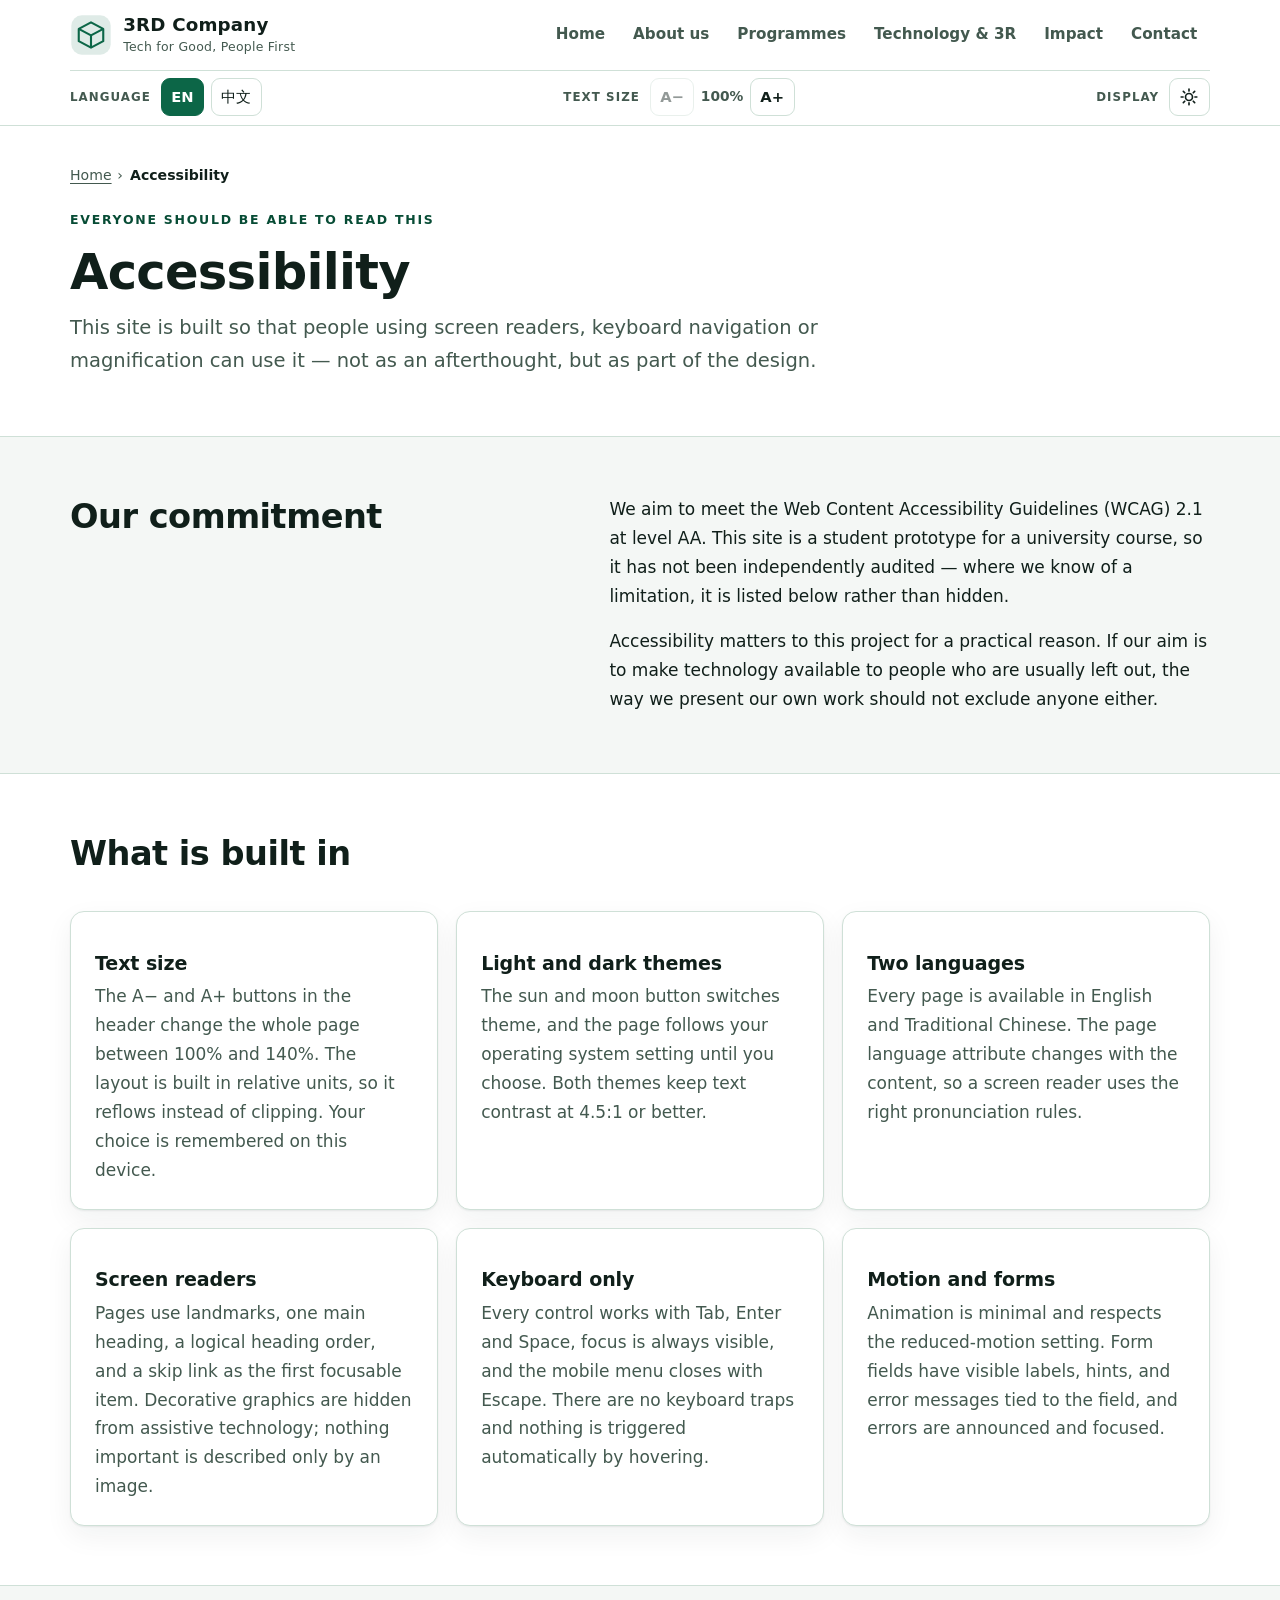
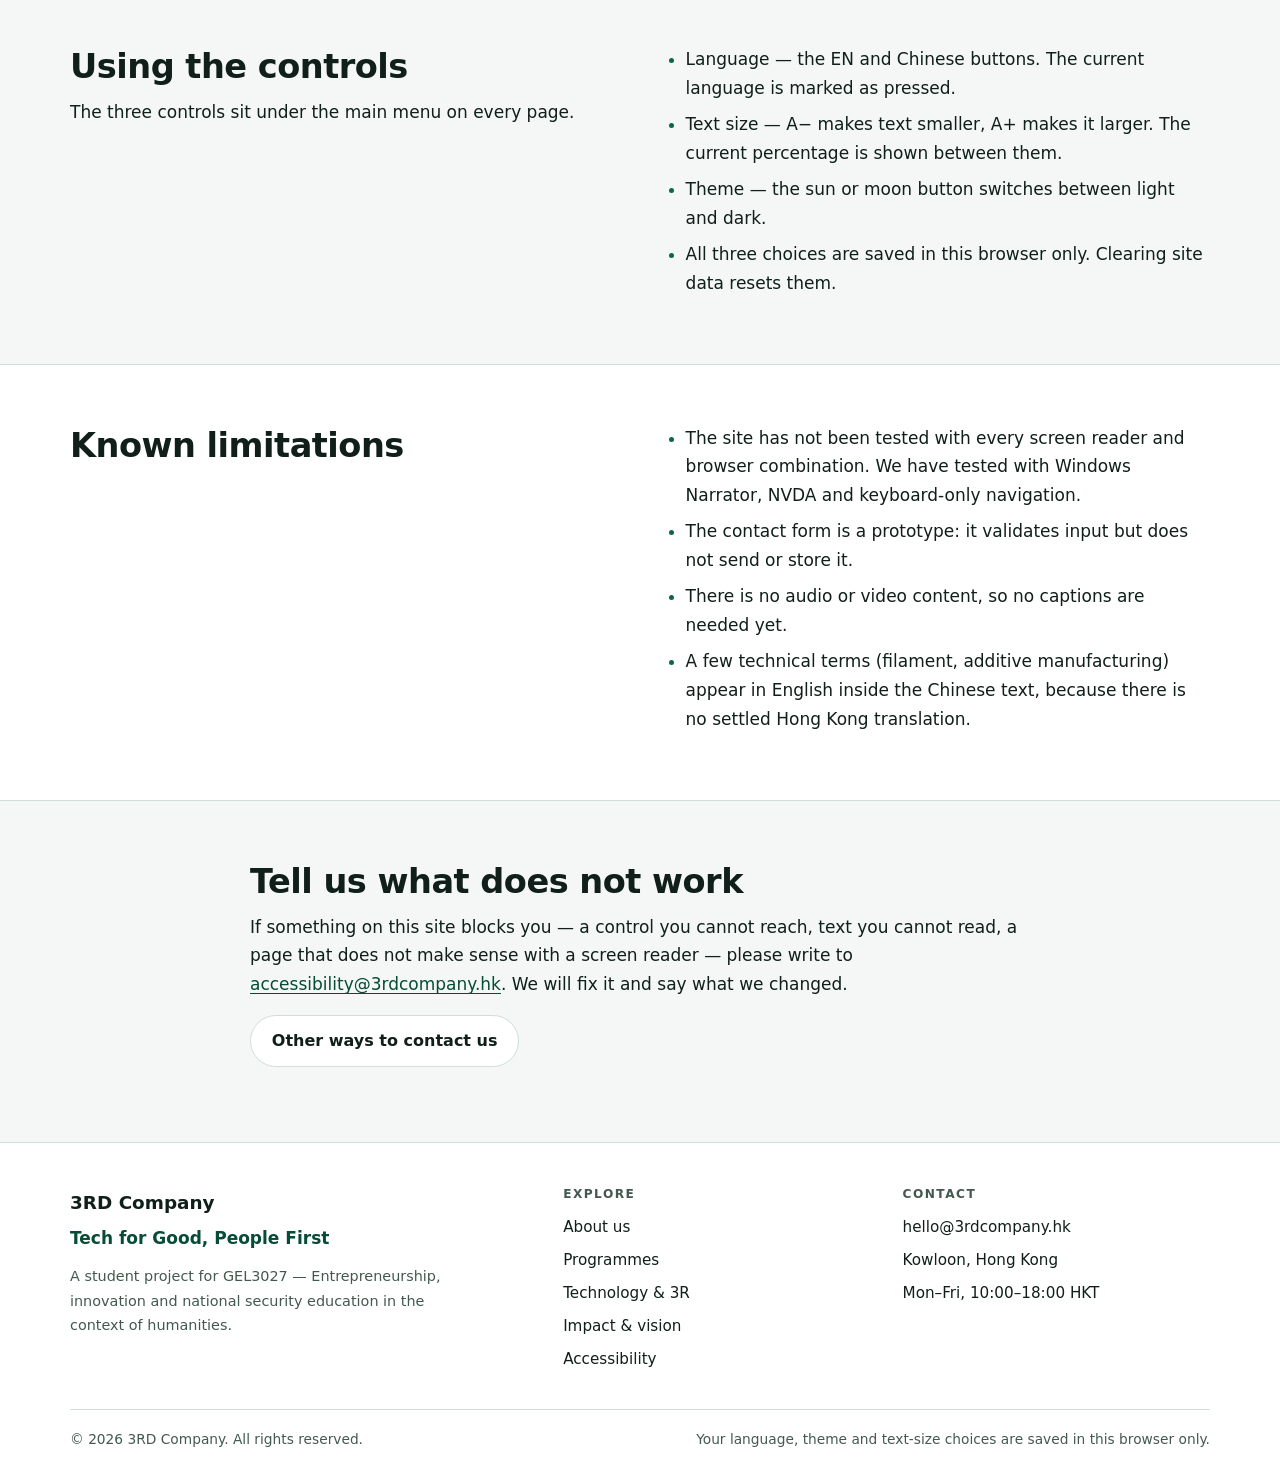
<file: accessibility.html>
<!DOCTYPE html>
<html lang="en" data-lang="en" data-theme="light" data-size="100"
      data-title-en="Accessibility — 3RD Company" data-title-zh="無障礙 — 3RD 公司">
<head>
  <meta charset="utf-8">
  <meta name="viewport" content="width=device-width, initial-scale=1">
  <title>Accessibility — 3RD Company</title>
  <meta name="description" content="How this site supports screen readers, keyboard navigation, larger text, dark mode and bilingual reading.">
  <meta property="og:type" content="website">
  <meta property="og:site_name" content="3RD Company">
  <meta property="og:title" content="Accessibility — 3RD Company">
  <meta property="og:description" content="How this site supports screen readers, keyboard navigation, larger text, dark mode and bilingual reading.">
  <meta property="og:url" content="https://yyedediqizhang-glitch.github.io/3rd-company/accessibility.html">
  <meta property="og:image" content="https://yyedediqizhang-glitch.github.io/3rd-company/assets/img/og-cover.png">
  <meta property="og:image:width" content="1200">
  <meta property="og:image:height" content="630">
  <meta property="og:locale" content="en_HK">
  <meta property="og:locale:alternate" content="zh_HK">
  <meta name="twitter:card" content="summary_large_image">
  <meta name="color-scheme" content="light dark">
  <meta name="theme-color" content="#ffffff">
  <link rel="icon" type="image/svg+xml" href="assets/favicon.svg">
  <link rel="stylesheet" href="assets/css/styles.css">
  <script>
    /* Apply saved preferences before the first paint to avoid a flash. */
    (function () {
      var d = document.documentElement, p = {};
      try { p = JSON.parse(localStorage.getItem("3rd-prefs") || "{}") || {}; } catch (e) { p = {}; }
      var lang = p.lang === "zh" ? "zh" : "en";
      var theme = (p.theme === "dark" || p.theme === "light") ? p.theme
        : (window.matchMedia && window.matchMedia("(prefers-color-scheme: dark)").matches ? "dark" : "light");
      var sizes = [100, 110, 125, 140];
      var size = sizes.indexOf(p.size) !== -1 ? p.size : 100;
      d.setAttribute("data-lang", lang);
      d.setAttribute("lang", lang === "zh" ? "zh-Hant" : "en");
      d.setAttribute("data-theme", theme);
      d.setAttribute("data-size", String(size));
      d.style.fontSize = size + "%";
      d.className += " js";
      window.__3rd = { lang: lang, theme: theme, size: size };
    })();
  </script>
</head>
<body class="site">

  <a class="skip-link" href="#main">
    <span class="lang-en">Skip to main content</span>
    <span class="lang-zh" lang="zh-Hant">跳至主要內容</span>
  </a>

  <header class="site-header">
    <div class="container">
      <div class="header-bar">
        <a class="brand" href="index.html">
          <svg class="brand-mark" viewBox="0 0 48 48" aria-hidden="true" focusable="false">
            <rect x="1.5" y="1.5" width="45" height="45" rx="12" fill="currentColor" opacity="0.13"/>
            <path d="M24 9.5 38 17v14L24 38.5 10 31V17z" fill="none" stroke="currentColor" stroke-width="2.4" stroke-linejoin="round"/>
            <path d="M10 17l14 7.5L38 17M24 24.5v14" fill="none" stroke="currentColor" stroke-width="2.4" stroke-linejoin="round"/>
          </svg>
          <span>
            <span class="brand-name">3RD Company</span>
            <span class="brand-tag"><span class="lang-en">Tech for Good, People First</span><span class="lang-zh" lang="zh-Hant">科技向善，以人為本</span></span>
          </span>
        </a>

        <button class="nav-toggle" type="button" aria-expanded="false" aria-controls="site-nav">
          <span class="nav-toggle-bars" aria-hidden="true"></span>
          <span class="lang-en">Menu</span><span class="lang-zh" lang="zh-Hant">選單</span>
        </button>

        <nav class="site-nav" id="site-nav" data-aria-en="Main menu" data-aria-zh="主選單" aria-label="Main menu">
          <ul>
            <li><a href="index.html"><span class="lang-en">Home</span><span class="lang-zh" lang="zh-Hant">首頁</span></a></li>
            <li><a href="about.html"><span class="lang-en">About us</span><span class="lang-zh" lang="zh-Hant">關於我們</span></a></li>
            <li><a href="programmes.html"><span class="lang-en">Programmes</span><span class="lang-zh" lang="zh-Hant">計劃項目</span></a></li>
            <li><a href="technology.html"><span class="lang-en">Technology &amp; 3R</span><span class="lang-zh" lang="zh-Hant">技術與 3R</span></a></li>
            <li><a href="impact.html"><span class="lang-en">Impact</span><span class="lang-zh" lang="zh-Hant">成效與願景</span></a></li>
            <li><a href="contact.html"><span class="lang-en">Contact</span><span class="lang-zh" lang="zh-Hant">聯絡我們</span></a></li>
          </ul>
        </nav>
      </div>

      <div class="toolbar">
        <div class="control-group" role="group" data-aria-en="Language" data-aria-zh="語言" aria-label="Language">
          <span class="control-label" aria-hidden="true"><span class="lang-en">Language</span><span class="lang-zh" lang="zh-Hant">語言</span></span>
          <button class="seg" type="button" data-lang-set="en" lang="en" aria-pressed="true">EN</button>
          <button class="seg" type="button" data-lang-set="zh" lang="zh-Hant" aria-pressed="false">中文</button>
        </div>

        <div class="control-group" role="group" data-aria-en="Text size" data-aria-zh="字級" aria-label="Text size">
          <span class="control-label" aria-hidden="true"><span class="lang-en">Text size</span><span class="lang-zh" lang="zh-Hant">字級</span></span>
          <button class="icon-btn" type="button" data-size-step="-1"
                  data-aria-en="Smaller text" data-aria-zh="縮小字級" aria-label="Smaller text">A−</button>
          <span class="size-value" data-size-value aria-hidden="true">100%</span>
          <button class="icon-btn" type="button" data-size-step="1"
                  data-aria-en="Larger text" data-aria-zh="放大字級" aria-label="Larger text">A+</button>
        </div>

        <div class="control-group">
          <span class="control-label" aria-hidden="true"><span class="lang-en">Display</span><span class="lang-zh" lang="zh-Hant">顯示</span></span>
          <button class="icon-btn" type="button" data-theme-toggle aria-label="Switch to dark theme" aria-pressed="false">
            <svg class="icon-sun" viewBox="0 0 24 24" fill="none" stroke="currentColor" stroke-width="2" stroke-linecap="round" aria-hidden="true" focusable="false">
              <circle cx="12" cy="12" r="4.2"/>
              <path d="M12 2.6v2.3M12 19.1v2.3M2.6 12h2.3M19.1 12h2.3M5.2 5.2l1.7 1.7M17.1 17.1l1.7 1.7M18.8 5.2l-1.7 1.7M6.9 17.1l-1.7 1.7"/>
            </svg>
            <svg class="icon-moon" viewBox="0 0 24 24" fill="none" stroke="currentColor" stroke-width="2" stroke-linejoin="round" aria-hidden="true" focusable="false">
              <path d="M20.5 14.4A8.6 8.6 0 0 1 9.6 3.5a8.7 8.7 0 1 0 10.9 10.9Z"/>
            </svg>
          </button>
        </div>
      </div>
    </div>
  </header>

  <main id="main">

    <section class="page-head">
      <div class="container">
        <nav class="breadcrumb" data-aria-en="Breadcrumb" data-aria-zh="導覽路徑" aria-label="Breadcrumb">
          <ol>
            <li><a href="index.html"><span class="lang-en">Home</span><span class="lang-zh" lang="zh-Hant">首頁</span></a></li>
            <li><span aria-current="page"><span class="lang-en">Accessibility</span><span class="lang-zh" lang="zh-Hant">無障礙</span></span></li>
          </ol>
        </nav>
        <p class="eyebrow"><span class="lang-en">Everyone should be able to read this</span><span class="lang-zh" lang="zh-Hant">每個人都應該讀得到</span></p>
        <h1><span class="lang-en">Accessibility</span><span class="lang-zh" lang="zh-Hant">無障礙</span></h1>
        <p class="lead"><span class="lang-en">This site is built so that people using screen readers, keyboard navigation or magnification can use it — not as an afterthought, but as part of the design.</span><span class="lang-zh" lang="zh-Hant">這個網站是為了讓使用螢幕閱讀器、鍵盤操作或放大工具的人也能使用而建——不是事後補救，而是設計的一部分。</span></p>
      </div>
    </section>



    <section class="section" aria-labelledby="statement">
      <div class="container">

      <div class="split split--wide-right">
        <div>
          <h2 id="statement"><span class="lang-en">Our commitment</span><span class="lang-zh" lang="zh-Hant">我們的承諾</span></h2>
        </div>
        <div class="prose">
          <p><span class="lang-en">We aim to meet the Web Content Accessibility Guidelines (WCAG) 2.1 at level AA. This site is a student prototype for a university course, so it has not been independently audited — where we know of a limitation, it is listed below rather than hidden.</span><span class="lang-zh" lang="zh-Hant">我們以《無障礙網頁內容指引》（WCAG）2.1 AA 級為目標。這個網站是大學課程的學生原型，因此未經獨立審核——我們已知的限制會列在下方，而不是隱藏起來。</span></p>
          <p><span class="lang-en">Accessibility matters to this project for a practical reason. If our aim is to make technology available to people who are usually left out, the way we present our own work should not exclude anyone either.</span><span class="lang-zh" lang="zh-Hant">無障礙對這個專案有實際的理由。如果我們的目標是讓平常被忽略的人也能使用科技，那麼我們呈現自己工作的方式，也不應該排擠任何人。</span></p>
        </div>
      </div>
      </div>
    </section>



    <section class="section section--alt" aria-labelledby="features">
      <div class="container">

      <div class="section-head">
        <h2 id="features"><span class="lang-en">What is built in</span><span class="lang-zh" lang="zh-Hant">已加入的功能</span></h2>
      </div>
      <div class="card-grid">
        <article class="card">
          <h3><span class="lang-en">Text size</span><span class="lang-zh" lang="zh-Hant">字級調整</span></h3>
          <p><span class="lang-en">The A− and A+ buttons in the header change the whole page between 100% and 140%. The layout is built in relative units, so it reflows instead of clipping. Your choice is remembered on this device.</span><span class="lang-zh" lang="zh-Hant">標題列的 A− 與 A+ 按鈕，可以把整個頁面在 100% 至 140% 之間調整。版面以相對單位建立，因此會重新排版，而不是被裁切。你的選擇會在此裝置上保留。</span></p>
        </article>
        <article class="card">
          <h3><span class="lang-en">Light and dark themes</span><span class="lang-zh" lang="zh-Hant">深色與淺色主題</span></h3>
          <p><span class="lang-en">The sun and moon button switches theme, and the page follows your operating system setting until you choose. Both themes keep text contrast at 4.5:1 or better.</span><span class="lang-zh" lang="zh-Hant">太陽與月亮按鈕可切換主題；在你自行選擇之前，頁面會跟隨作業系統設定。兩個主題的文字對比度都維持在 4.5:1 或以上。</span></p>
        </article>
        <article class="card">
          <h3><span class="lang-en">Two languages</span><span class="lang-zh" lang="zh-Hant">雙語</span></h3>
          <p><span class="lang-en">Every page is available in English and Traditional Chinese. The page language attribute changes with the content, so a screen reader uses the right pronunciation rules.</span><span class="lang-zh" lang="zh-Hant">每一頁都提供英文及繁體中文版本。頁面的語言標記會隨內容改變，螢幕閱讀器因此會使用正確的發音規則。</span></p>
        </article>
        <article class="card">
          <h3><span class="lang-en">Screen readers</span><span class="lang-zh" lang="zh-Hant">螢幕閱讀器</span></h3>
          <p><span class="lang-en">Pages use landmarks, one main heading, a logical heading order, and a skip link as the first focusable item. Decorative graphics are hidden from assistive technology; nothing important is described only by an image.</span><span class="lang-zh" lang="zh-Hant">頁面使用地標區域、單一主標題、合乎層級的標題順序，並以「跳至主要內容」作為第一個可聚焦項目。裝飾性圖形不會被輔助技術讀出；重要資訊不會只以圖像表達。</span></p>
        </article>
        <article class="card">
          <h3><span class="lang-en">Keyboard only</span><span class="lang-zh" lang="zh-Hant">純鍵盤操作</span></h3>
          <p><span class="lang-en">Every control works with Tab, Enter and Space, focus is always visible, and the mobile menu closes with Escape. There are no keyboard traps and nothing is triggered automatically by hovering.</span><span class="lang-zh" lang="zh-Hant">所有控制項都可以用 Tab、Enter 及空格鍵操作，焦點永遠可見，手機版選單可按 Escape 關閉。沒有鍵盤陷阱，也沒有隻靠滑鼠停留才觸發的內容。</span></p>
        </article>
        <article class="card">
          <h3><span class="lang-en">Motion and forms</span><span class="lang-zh" lang="zh-Hant">動態效果與表格</span></h3>
          <p><span class="lang-en">Animation is minimal and respects the reduced-motion setting. Form fields have visible labels, hints, and error messages tied to the field, and errors are announced and focused.</span><span class="lang-zh" lang="zh-Hant">動態效果極少，並尊重系統的「減少動態」設定。表格欄位有可見標籤、提示，以及與欄位連結的錯誤訊息；錯誤會被讀出並把焦點移到出錯的欄位。</span></p>
        </article>
      </div>
      </div>
    </section>



    <section class="section" aria-labelledby="how-to">
      <div class="container">

      <div class="split">
        <div>
          <h2 id="how-to"><span class="lang-en">Using the controls</span><span class="lang-zh" lang="zh-Hant">如何使用這些控制</span></h2>
          <p><span class="lang-en">The three controls sit under the main menu on every page.</span><span class="lang-zh" lang="zh-Hant">三個控制項位於每一頁的主選單下方。</span></p>
        </div>
        <div class="prose">
          <ul>
            <li><span class="lang-en">Language — the EN and Chinese buttons. The current language is marked as pressed.</span><span class="lang-zh" lang="zh-Hant">語言——EN 與「中文」按鈕。目前語言會標示為已按下。</span></li>
            <li><span class="lang-en">Text size — A− makes text smaller, A+ makes it larger. The current percentage is shown between them.</span><span class="lang-zh" lang="zh-Hant">字級——A− 縮小文字，A+ 放大文字，中間會顯示目前的百分比。</span></li>
            <li><span class="lang-en">Theme — the sun or moon button switches between light and dark.</span><span class="lang-zh" lang="zh-Hant">主題——太陽或月亮按鈕，在淺色與深色之間切換。</span></li>
            <li><span class="lang-en">All three choices are saved in this browser only. Clearing site data resets them.</span><span class="lang-zh" lang="zh-Hant">三個選擇只會儲存在這個瀏覽器。清除網站資料即會重設。</span></li>
          </ul>
        </div>
      </div>
      </div>
    </section>



    <section class="section section--alt" aria-labelledby="limits">
      <div class="container">

      <div class="split">
        <div>
          <h2 id="limits"><span class="lang-en">Known limitations</span><span class="lang-zh" lang="zh-Hant">已知限制</span></h2>
        </div>
        <div class="prose">
          <ul>
            <li><span class="lang-en">The site has not been tested with every screen reader and browser combination. We have tested with Windows Narrator, NVDA and keyboard-only navigation.</span><span class="lang-zh" lang="zh-Hant">網站未經所有螢幕閱讀器與瀏覽器組合測試。我們以 Windows 朗讀程式、NVDA 及純鍵盤操作測試過。</span></li>
            <li><span class="lang-en">The contact form is a prototype: it validates input but does not send or store it.</span><span class="lang-zh" lang="zh-Hant">聯絡表格是原型：會檢查輸入，但不會送出或儲存。</span></li>
            <li><span class="lang-en">There is no audio or video content, so no captions are needed yet.</span><span class="lang-zh" lang="zh-Hant">目前沒有音訊或影片內容，因此暫無字幕需要。</span></li>
            <li><span class="lang-en">A few technical terms (filament, additive manufacturing) appear in English inside the Chinese text, because there is no settled Hong Kong translation.</span><span class="lang-zh" lang="zh-Hant">少數技術詞彙（線材、增材製造）在中文版中會保留英文，因為香港尚未有統一譯法。</span></li>
          </ul>
        </div>
      </div>
      </div>
    </section>


  <section class="section">
    <div class="container container--narrow">
      <h2><span class="lang-en">Tell us what does not work</span><span class="lang-zh" lang="zh-Hant">告訴我們哪裡不能用</span></h2>
      <p><span class="lang-en">If something on this site blocks you — a control you cannot reach, text you cannot read, a page that does not make sense with a screen reader — please write to</span><span class="lang-zh" lang="zh-Hant">如果這個網站有任何地方阻礙你——無法到達的控制項、讀不到的文字、用螢幕閱讀器讀起來不合理的頁面——請電郵</span>
        <a href="mailto:accessibility@3rdcompany.hk">accessibility@3rdcompany.hk</a>.
        <span class="lang-en">We will fix it and say what we changed.</span><span class="lang-zh" lang="zh-Hant">我們會修正，並說明改了什麼。</span></p>
      <p><a class="btn btn-ghost" href="contact.html"><span class="lang-en">Other ways to contact us</span><span class="lang-zh" lang="zh-Hant">其他聯絡方式</span></a></p>
    </div>
  </section>

  </main>

  <footer class="site-footer">
    <div class="container">
      <div class="footer-grid">
        <div>
          <p class="footer-brand">3RD Company</p>
          <p class="footer-tagline"><span class="lang-en">Tech for Good, People First</span><span class="lang-zh" lang="zh-Hant">科技向善，以人為本</span></p>
          <p class="footer-note"><span class="lang-en">A student project for GEL3027 — Entrepreneurship, innovation and national security education in the context of humanities.</span><span class="lang-zh" lang="zh-Hant">GEL3027「人文脈絡下的創業、創新與國家安全教育」學生專題習作。</span></p>
        </div>

        <nav data-aria-en="Footer" data-aria-zh="頁尾" aria-label="Footer">
          <h2><span class="lang-en">Explore</span><span class="lang-zh" lang="zh-Hant">瀏覽</span></h2>
          <ul>
            <li><a href="about.html"><span class="lang-en">About us</span><span class="lang-zh" lang="zh-Hant">關於我們</span></a></li>
            <li><a href="programmes.html"><span class="lang-en">Programmes</span><span class="lang-zh" lang="zh-Hant">計劃項目</span></a></li>
            <li><a href="technology.html"><span class="lang-en">Technology &amp; 3R</span><span class="lang-zh" lang="zh-Hant">技術與 3R</span></a></li>
            <li><a href="impact.html"><span class="lang-en">Impact &amp; vision</span><span class="lang-zh" lang="zh-Hant">成效與願景</span></a></li>
            <li><a href="accessibility.html"><span class="lang-en">Accessibility</span><span class="lang-zh" lang="zh-Hant">無障礙</span></a></li>
          </ul>
        </nav>

        <div>
          <h2><span class="lang-en">Contact</span><span class="lang-zh" lang="zh-Hant">聯絡</span></h2>
          <ul>
            <li><a href="mailto:hello@3rdcompany.hk">hello@3rdcompany.hk</a></li>
            <li><span class="lang-en">Kowloon, Hong Kong</span><span class="lang-zh" lang="zh-Hant">香港九龍</span></li>
            <li><span class="lang-en">Mon–Fri, 10:00–18:00 HKT</span><span class="lang-zh" lang="zh-Hant">星期一至五 10:00–18:00（香港時間）</span></li>
          </ul>
        </div>
      </div>

      <div class="footer-bottom">
        <p>© <span id="year">2026</span> 3RD Company. <span class="lang-en">All rights reserved.</span><span class="lang-zh" lang="zh-Hant">版權所有。</span></p>
        <p><span class="lang-en">Your language, theme and text-size choices are saved in this browser only.</span><span class="lang-zh" lang="zh-Hant">你的語言、主題與字級選擇只會儲存在這個瀏覽器。</span></p>
      </div>
    </div>
  </footer>

  <p class="sr-only" role="status" aria-live="polite" id="a11y-status"></p>

  <script src="assets/js/main.js"></script>
</body>
</html>
</file>
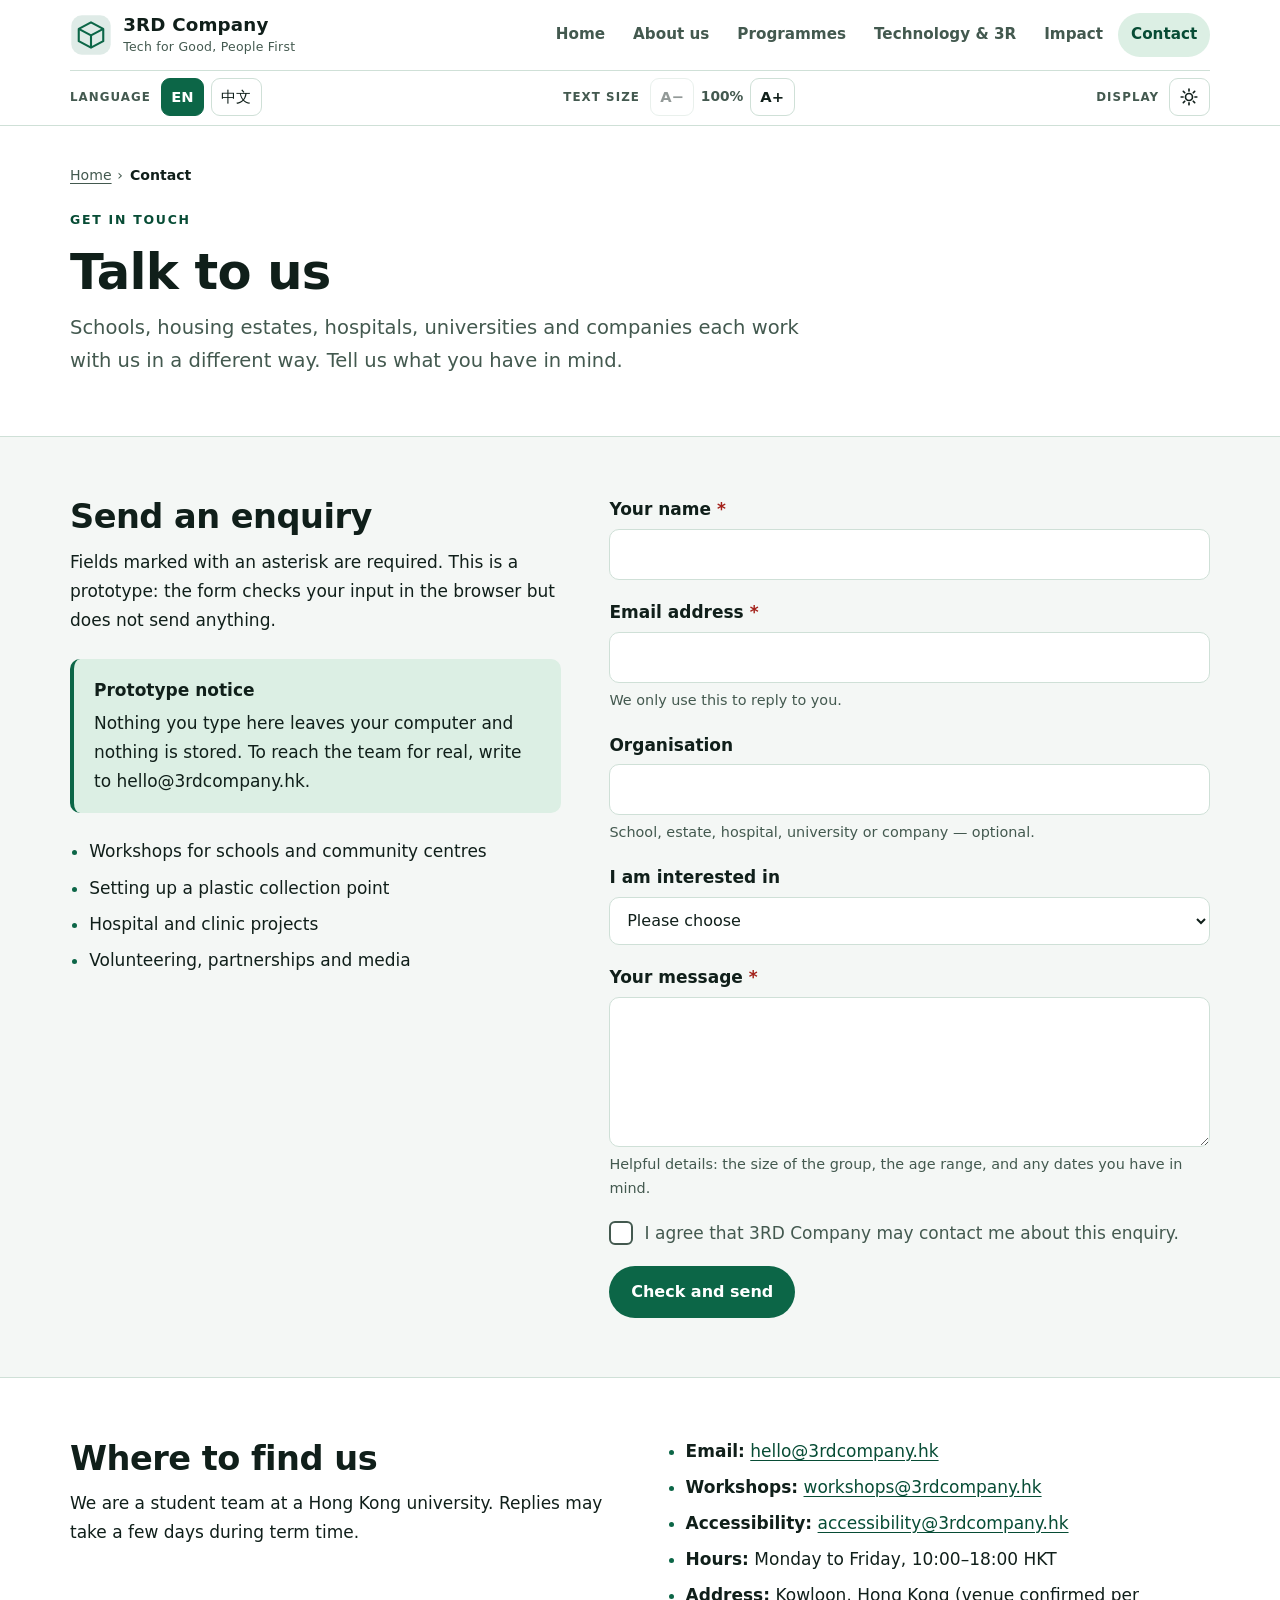
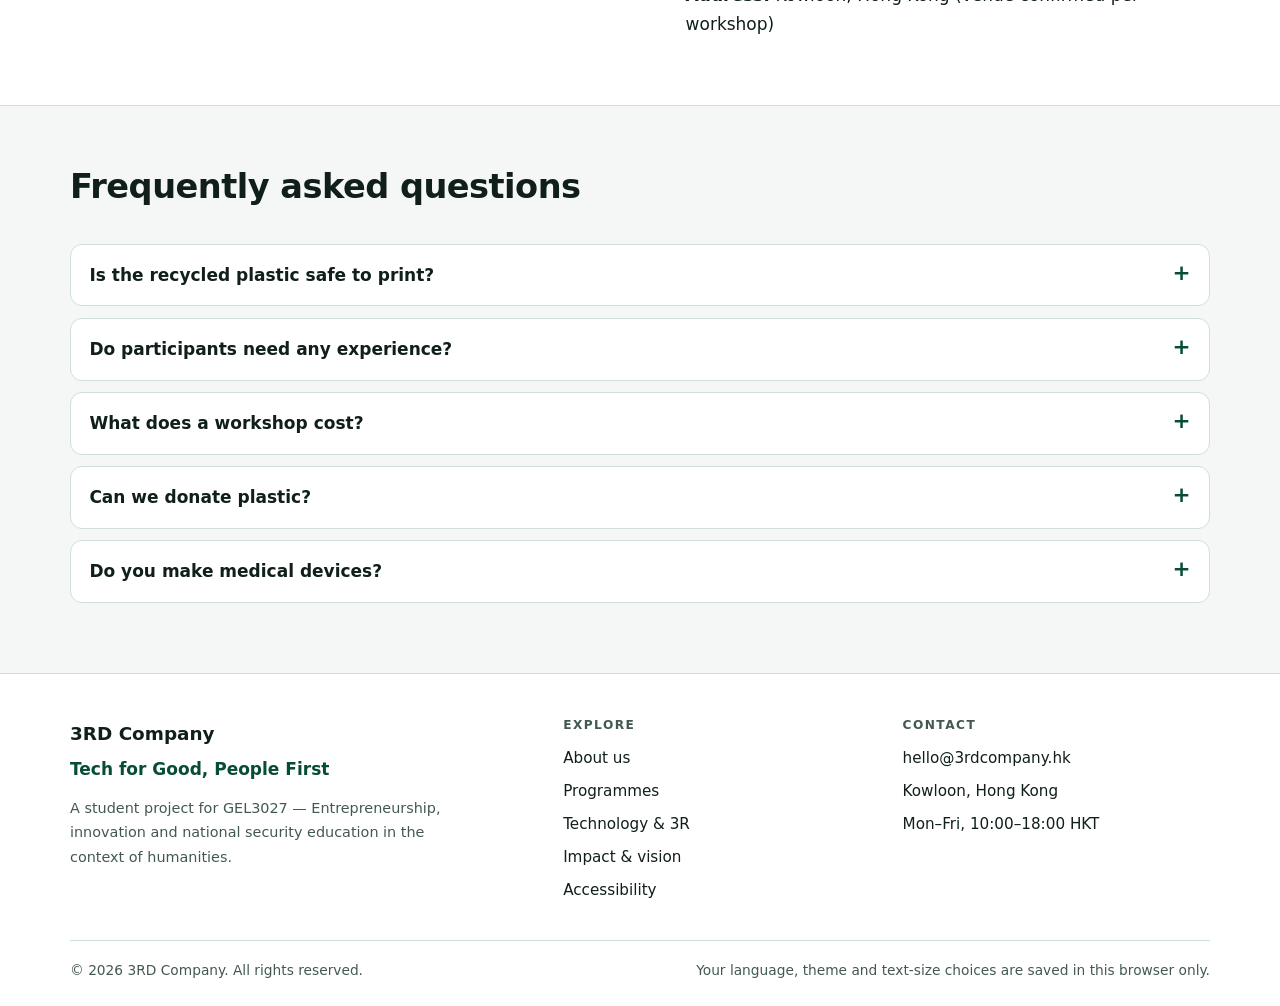
<file: contact.html>
<!DOCTYPE html>
<html lang="en" data-lang="en" data-theme="light" data-size="100"
      data-title-en="Contact — 3RD Company" data-title-zh="聯絡我們 — 3RD 公司">
<head>
  <meta charset="utf-8">
  <meta name="viewport" content="width=device-width, initial-scale=1">
  <title>Contact — 3RD Company</title>
  <meta name="description" content="Contact 3RD Company about a school workshop, a community recycling point, a hospital project, volunteering or a partnership.">
  <meta property="og:type" content="website">
  <meta property="og:site_name" content="3RD Company">
  <meta property="og:title" content="Contact — 3RD Company">
  <meta property="og:description" content="Contact 3RD Company about a school workshop, a community recycling point, a hospital project, volunteering or a partnership.">
  <meta property="og:url" content="https://yyedediqizhang-glitch.github.io/3rd-company/contact.html">
  <meta property="og:image" content="https://yyedediqizhang-glitch.github.io/3rd-company/assets/img/og-cover.png">
  <meta property="og:image:width" content="1200">
  <meta property="og:image:height" content="630">
  <meta property="og:locale" content="en_HK">
  <meta property="og:locale:alternate" content="zh_HK">
  <meta name="twitter:card" content="summary_large_image">
  <meta name="color-scheme" content="light dark">
  <meta name="theme-color" content="#ffffff">
  <link rel="icon" type="image/svg+xml" href="assets/favicon.svg">
  <link rel="stylesheet" href="assets/css/styles.css">
  <script>
    /* Apply saved preferences before the first paint to avoid a flash. */
    (function () {
      var d = document.documentElement, p = {};
      try { p = JSON.parse(localStorage.getItem("3rd-prefs") || "{}") || {}; } catch (e) { p = {}; }
      var lang = p.lang === "zh" ? "zh" : "en";
      var theme = (p.theme === "dark" || p.theme === "light") ? p.theme
        : (window.matchMedia && window.matchMedia("(prefers-color-scheme: dark)").matches ? "dark" : "light");
      var sizes = [100, 110, 125, 140];
      var size = sizes.indexOf(p.size) !== -1 ? p.size : 100;
      d.setAttribute("data-lang", lang);
      d.setAttribute("lang", lang === "zh" ? "zh-Hant" : "en");
      d.setAttribute("data-theme", theme);
      d.setAttribute("data-size", String(size));
      d.style.fontSize = size + "%";
      d.className += " js";
      window.__3rd = { lang: lang, theme: theme, size: size };
    })();
  </script>
</head>
<body class="site">

  <a class="skip-link" href="#main">
    <span class="lang-en">Skip to main content</span>
    <span class="lang-zh" lang="zh-Hant">跳至主要內容</span>
  </a>

  <header class="site-header">
    <div class="container">
      <div class="header-bar">
        <a class="brand" href="index.html">
          <svg class="brand-mark" viewBox="0 0 48 48" aria-hidden="true" focusable="false">
            <rect x="1.5" y="1.5" width="45" height="45" rx="12" fill="currentColor" opacity="0.13"/>
            <path d="M24 9.5 38 17v14L24 38.5 10 31V17z" fill="none" stroke="currentColor" stroke-width="2.4" stroke-linejoin="round"/>
            <path d="M10 17l14 7.5L38 17M24 24.5v14" fill="none" stroke="currentColor" stroke-width="2.4" stroke-linejoin="round"/>
          </svg>
          <span>
            <span class="brand-name">3RD Company</span>
            <span class="brand-tag"><span class="lang-en">Tech for Good, People First</span><span class="lang-zh" lang="zh-Hant">科技向善，以人為本</span></span>
          </span>
        </a>

        <button class="nav-toggle" type="button" aria-expanded="false" aria-controls="site-nav">
          <span class="nav-toggle-bars" aria-hidden="true"></span>
          <span class="lang-en">Menu</span><span class="lang-zh" lang="zh-Hant">選單</span>
        </button>

        <nav class="site-nav" id="site-nav" data-aria-en="Main menu" data-aria-zh="主選單" aria-label="Main menu">
          <ul>
            <li><a href="index.html"><span class="lang-en">Home</span><span class="lang-zh" lang="zh-Hant">首頁</span></a></li>
            <li><a href="about.html"><span class="lang-en">About us</span><span class="lang-zh" lang="zh-Hant">關於我們</span></a></li>
            <li><a href="programmes.html"><span class="lang-en">Programmes</span><span class="lang-zh" lang="zh-Hant">計劃項目</span></a></li>
            <li><a href="technology.html"><span class="lang-en">Technology &amp; 3R</span><span class="lang-zh" lang="zh-Hant">技術與 3R</span></a></li>
            <li><a href="impact.html"><span class="lang-en">Impact</span><span class="lang-zh" lang="zh-Hant">成效與願景</span></a></li>
            <li><a href="contact.html" aria-current="page"><span class="lang-en">Contact</span><span class="lang-zh" lang="zh-Hant">聯絡我們</span></a></li>
          </ul>
        </nav>
      </div>

      <div class="toolbar">
        <div class="control-group" role="group" data-aria-en="Language" data-aria-zh="語言" aria-label="Language">
          <span class="control-label" aria-hidden="true"><span class="lang-en">Language</span><span class="lang-zh" lang="zh-Hant">語言</span></span>
          <button class="seg" type="button" data-lang-set="en" lang="en" aria-pressed="true">EN</button>
          <button class="seg" type="button" data-lang-set="zh" lang="zh-Hant" aria-pressed="false">中文</button>
        </div>

        <div class="control-group" role="group" data-aria-en="Text size" data-aria-zh="字級" aria-label="Text size">
          <span class="control-label" aria-hidden="true"><span class="lang-en">Text size</span><span class="lang-zh" lang="zh-Hant">字級</span></span>
          <button class="icon-btn" type="button" data-size-step="-1"
                  data-aria-en="Smaller text" data-aria-zh="縮小字級" aria-label="Smaller text">A−</button>
          <span class="size-value" data-size-value aria-hidden="true">100%</span>
          <button class="icon-btn" type="button" data-size-step="1"
                  data-aria-en="Larger text" data-aria-zh="放大字級" aria-label="Larger text">A+</button>
        </div>

        <div class="control-group">
          <span class="control-label" aria-hidden="true"><span class="lang-en">Display</span><span class="lang-zh" lang="zh-Hant">顯示</span></span>
          <button class="icon-btn" type="button" data-theme-toggle aria-label="Switch to dark theme" aria-pressed="false">
            <svg class="icon-sun" viewBox="0 0 24 24" fill="none" stroke="currentColor" stroke-width="2" stroke-linecap="round" aria-hidden="true" focusable="false">
              <circle cx="12" cy="12" r="4.2"/>
              <path d="M12 2.6v2.3M12 19.1v2.3M2.6 12h2.3M19.1 12h2.3M5.2 5.2l1.7 1.7M17.1 17.1l1.7 1.7M18.8 5.2l-1.7 1.7M6.9 17.1l-1.7 1.7"/>
            </svg>
            <svg class="icon-moon" viewBox="0 0 24 24" fill="none" stroke="currentColor" stroke-width="2" stroke-linejoin="round" aria-hidden="true" focusable="false">
              <path d="M20.5 14.4A8.6 8.6 0 0 1 9.6 3.5a8.7 8.7 0 1 0 10.9 10.9Z"/>
            </svg>
          </button>
        </div>
      </div>
    </div>
  </header>

  <main id="main">

    <section class="page-head">
      <div class="container">
        <nav class="breadcrumb" data-aria-en="Breadcrumb" data-aria-zh="導覽路徑" aria-label="Breadcrumb">
          <ol>
            <li><a href="index.html"><span class="lang-en">Home</span><span class="lang-zh" lang="zh-Hant">首頁</span></a></li>
            <li><span aria-current="page"><span class="lang-en">Contact</span><span class="lang-zh" lang="zh-Hant">聯絡我們</span></span></li>
          </ol>
        </nav>
        <p class="eyebrow"><span class="lang-en">Get in touch</span><span class="lang-zh" lang="zh-Hant">聯絡我們</span></p>
        <h1><span class="lang-en">Talk to us</span><span class="lang-zh" lang="zh-Hant">與我們聯絡</span></h1>
        <p class="lead"><span class="lang-en">Schools, housing estates, hospitals, universities and companies each work with us in a different way. Tell us what you have in mind.</span><span class="lang-zh" lang="zh-Hant">學校、屋苑、醫院、大學與企業，各自以不同方式與我們合作。告訴我們你在想什麼。</span></p>
      </div>
    </section>



    <section class="section" aria-labelledby="form-heading">
      <div class="container">

      <div class="split split--wide-right">
        <div>
          <h2 id="form-heading"><span class="lang-en">Send an enquiry</span><span class="lang-zh" lang="zh-Hant">送出查詢</span></h2>
          <p><span class="lang-en">Fields marked with an asterisk are required. This is a prototype: the form checks your input in the browser but does not send anything.</span><span class="lang-zh" lang="zh-Hant">有星號的欄位為必填。這是原型版本：表格只在瀏覽器內檢查你的輸入，不會送出任何資料。</span></p>

          <div class="notice">
            <p><strong><span class="lang-en">Prototype notice</span><span class="lang-zh" lang="zh-Hant">原型版本說明</span></strong>
            <span class="lang-en">Nothing you type here leaves your computer and nothing is stored. To reach the team for real, write to hello@3rdcompany.hk.</span><span class="lang-zh" lang="zh-Hant">你在這裡輸入的內容不會離開你的電腦，也不會被儲存。如要真正聯絡團隊，請電郵 hello@3rdcompany.hk。</span></p>
          </div>

          <ul class="prose" style="padding-left:1.2rem">
            <li><span class="lang-en">Workshops for schools and community centres</span><span class="lang-zh" lang="zh-Hant">學校及社區中心工作坊</span></li>
            <li><span class="lang-en">Setting up a plastic collection point</span><span class="lang-zh" lang="zh-Hant">設置塑膠收集點</span></li>
            <li><span class="lang-en">Hospital and clinic projects</span><span class="lang-zh" lang="zh-Hant">醫院及診所項目</span></li>
            <li><span class="lang-en">Volunteering, partnerships and media</span><span class="lang-zh" lang="zh-Hant">義工、合作與媒體</span></li>
          </ul>
        </div>

        <form class="form" data-contact-form novalidate>
          <div class="field">
            <label for="name"><span class="lang-en">Your name <span class="req" aria-hidden="true">*</span></span><span class="lang-zh" lang="zh-Hant">你的姓名 <span class="req" aria-hidden="true">*</span></span></label>
            <input id="name" name="name" type="text" autocomplete="name" required data-validate
                   aria-describedby="name-error">
            <p class="error" id="name-error" hidden>
              <span class="lang-en error-required">Please enter your name.</span>
              <span class="lang-zh error-required" lang="zh-Hant">請輸入你的姓名。</span>
            </p>
          </div>

          <div class="field">
            <label for="email"><span class="lang-en">Email address <span class="req" aria-hidden="true">*</span></span><span class="lang-zh" lang="zh-Hant">電郵地址 <span class="req" aria-hidden="true">*</span></span></label>
            <input id="email" name="email" type="email" autocomplete="email" required data-validate
                   aria-describedby="email-hint email-error">
            <p class="field-hint" id="email-hint"><span class="lang-en">We only use this to reply to you.</span><span class="lang-zh" lang="zh-Hant">我們只會用來回覆你。</span></p>
            <p class="error" id="email-error" hidden>
              <span class="lang-en error-required">Please enter your email address.</span>
              <span class="lang-zh error-required" lang="zh-Hant">請輸入你的電郵地址。</span>
              <span class="lang-en error-email" hidden>That does not look like a complete email address.</span>
              <span class="lang-zh error-email" lang="zh-Hant" hidden>這個電郵地址似乎並不完整。</span>
            </p>
          </div>

          <div class="field">
            <label for="org"><span class="lang-en">Organisation</span><span class="lang-zh" lang="zh-Hant">機構</span></label>
            <input id="org" name="org" type="text" autocomplete="organization"
                   aria-describedby="org-hint">
            <p class="field-hint" id="org-hint"><span class="lang-en">School, estate, hospital, university or company — optional.</span><span class="lang-zh" lang="zh-Hant">學校、屋苑、醫院、大學或企業——可選填。</span></p>
          </div>

          <div class="field">
            <label for="interest"><span class="lang-en">I am interested in</span><span class="lang-zh" lang="zh-Hant">我有興趣的是</span></label>
            <select id="interest" name="interest" data-opt-lang>
              <option value="" data-opt-en="Please choose" data-opt-zh="請選擇">Please choose</option>
              <option value="school" data-opt-en="A workshop for a school" data-opt-zh="學校工作坊">A workshop for a school</option>
              <option value="community" data-opt-en="A recycling point in my community" data-opt-zh="在社區設置收集點">A recycling point in my community</option>
              <option value="medical" data-opt-en="A hospital or clinic project" data-opt-zh="醫院或診所項目">A hospital or clinic project</option>
              <option value="volunteer" data-opt-en="Volunteering" data-opt-zh="成為義工">Volunteering</option>
              <option value="partner" data-opt-en="Partnership or media enquiry" data-opt-zh="合作或媒體查詢">Partnership or media enquiry</option>
              <option value="other" data-opt-en="Something else" data-opt-zh="其他">Something else</option>
            </select>
          </div>

          <div class="field">
            <label for="message"><span class="lang-en">Your message <span class="req" aria-hidden="true">*</span></span><span class="lang-zh" lang="zh-Hant">你的訊息 <span class="req" aria-hidden="true">*</span></span></label>
            <textarea id="message" name="message" required data-validate
                      aria-describedby="message-hint message-error"></textarea>
            <p class="field-hint" id="message-hint"><span class="lang-en">Helpful details: the size of the group, the age range, and any dates you have in mind.</span><span class="lang-zh" lang="zh-Hant">有助我們回覆的資料：人數、年齡組別，以及你希望舉行的日期。</span></p>
            <p class="error" id="message-error" hidden>
              <span class="lang-en error-required">Please write a short message.</span>
              <span class="lang-zh error-required" lang="zh-Hant">請寫下一段簡短訊息。</span>
            </p>
          </div>

          <div class="field">
            <div class="checkbox-row">
              <input id="consent" name="consent" type="checkbox" required data-validate
                     aria-describedby="consent-error">
              <label for="consent"><span class="lang-en">I agree that 3RD Company may contact me about this enquiry.</span><span class="lang-zh" lang="zh-Hant">我同意 3RD 公司就此查詢與我聯絡。</span></label>
            </div>
            <p class="error" id="consent-error" hidden>
              <span class="lang-en error-required">Please tick this box so we can reply.</span>
              <span class="lang-zh error-required" lang="zh-Hant">請勾選此欄，我們才能回覆你。</span>
            </p>
          </div>

          <div>
            <button class="btn btn-primary" type="submit"><span class="lang-en">Check and send</span><span class="lang-zh" lang="zh-Hant">檢查並送出</span></button>
          </div>

          <div class="form-status" id="form-status" role="status" tabindex="-1" hidden>
            <p><strong><span class="lang-en">Your message passed validation.</span><span class="lang-zh" lang="zh-Hant">你的訊息已通過檢查。</span></strong></p>
            <p><span class="lang-en">This prototype does not send email or store anything. To reach the team, please write to hello@3rdcompany.hk.</span><span class="lang-zh" lang="zh-Hant">這個原型版本不會寄出電郵，也不會儲存任何資料。如要聯絡團隊，請電郵 hello@3rdcompany.hk。</span></p>
          </div>
        </form>
      </div>
      </div>
    </section>



    <section class="section section--alt" aria-labelledby="details">
      <div class="container">

      <div class="split">
        <div>
          <h2 id="details"><span class="lang-en">Where to find us</span><span class="lang-zh" lang="zh-Hant">在哪裡找到我們</span></h2>
          <p><span class="lang-en">We are a student team at a Hong Kong university. Replies may take a few days during term time.</span><span class="lang-zh" lang="zh-Hant">我們是香港一所大學的學生團隊。學期期間，回覆可能需要數天。</span></p>
        </div>
        <div class="prose">
          <ul>
            <li><strong><span class="lang-en">Email</span><span class="lang-zh" lang="zh-Hant">電郵</span>:</strong> <a href="mailto:hello@3rdcompany.hk">hello@3rdcompany.hk</a></li>
            <li><strong><span class="lang-en">Workshops</span><span class="lang-zh" lang="zh-Hant">工作坊</span>:</strong> <a href="mailto:workshops@3rdcompany.hk">workshops@3rdcompany.hk</a></li>
            <li><strong><span class="lang-en">Accessibility</span><span class="lang-zh" lang="zh-Hant">無障礙</span>:</strong> <a href="mailto:accessibility@3rdcompany.hk">accessibility@3rdcompany.hk</a></li>
            <li><strong><span class="lang-en">Hours</span><span class="lang-zh" lang="zh-Hant">辦公時間</span>:</strong> <span class="lang-en">Monday to Friday, 10:00–18:00 HKT</span><span class="lang-zh" lang="zh-Hant">星期一至五，10:00–18:00（香港時間）</span></li>
            <li><strong><span class="lang-en">Address</span><span class="lang-zh" lang="zh-Hant">地址</span>:</strong> <span class="lang-en">Kowloon, Hong Kong (venue confirmed per workshop)</span><span class="lang-zh" lang="zh-Hant">香港九龍（工作坊地點另行確認）</span></li>
          </ul>
        </div>
      </div>
      </div>
    </section>



    <section class="section" aria-labelledby="faq">
      <div class="container">

      <div class="section-head">
        <h2 id="faq"><span class="lang-en">Frequently asked questions</span><span class="lang-zh" lang="zh-Hant">常見問題</span></h2>
      </div>
      <div class="accordion">
        <details>
          <summary><span class="lang-en">Is the recycled plastic safe to print?</span><span class="lang-zh" lang="zh-Hant">回收塑膠可以安全打印嗎？</span></summary>
          <div class="details-body">
            <p><span class="lang-en">We accept only clean PET, PP and HDPE (recycling codes 1, 5 and 2). Mixed, dirty or unidentified plastic is rejected at sorting. Prints are not used for food contact, and anything used in a clinical setting is approved by the partner hospital’s own safety process.</span><span class="lang-zh" lang="zh-Hant">我們只接受潔淨的 PET、PP 及 HDPE（回收編號 1、5、2）。混合、污穢或無法辨識的塑膠會在分類階段被剔除。打印成品不會用於接觸食物；任何臨床用途的物件，都須經合作醫院本身的安全程序批准。</span></p>
          </div>
        </details>
        <details>
          <summary><span class="lang-en">Do participants need any experience?</span><span class="lang-zh" lang="zh-Hant">參加者需要有經驗嗎？</span></summary>
          <div class="details-body">
            <p><span class="lang-en">No. Workshops start with sketching on paper and a short explanation of how a printer works. Most participants print their first object within the session.</span><span class="lang-zh" lang="zh-Hant">不需要。工作坊由紙上草圖開始，並簡單講解打印機的運作。大部分參加者都能在同一節工作坊內打印出自己的第一件作品。</span></p>
          </div>
        </details>
        <details>
          <summary><span class="lang-en">What does a workshop cost?</span><span class="lang-zh" lang="zh-Hant">工作坊收費如何？</span></summary>
          <div class="details-body">
            <p><span class="lang-en">Community and school workshops are free or charged at cost, because the material comes from plastic we have collected. A custom programme with a venue, materials and staff time is quoted individually.</span><span class="lang-zh" lang="zh-Hant">社區及學校工作坊免費或只收回成本，因為材料來自我們收集的塑膠。如屬度身訂造的計劃，涉及場地、材料與人手，則會另行報價。</span></p>
          </div>
        </details>
        <details>
          <summary><span class="lang-en">Can we donate plastic?</span><span class="lang-zh" lang="zh-Hant">可以捐贈塑膠嗎？</span></summary>
          <div class="details-body">
            <p><span class="lang-en">Yes, if it is clean and sorted: empty bottles with caps and labels removed, codes 1, 5 and 2 only. Businesses with larger volumes should email us first so we can arrange collection.</span><span class="lang-zh" lang="zh-Hant">可以，只要是潔淨並已分類：空的膠樽，已移除瓶蓋與標籤，只限編號 1、5、2。如屬較大量的商業捐贈，請先電郵聯絡，以便安排收集。</span></p>
          </div>
        </details>
        <details>
          <summary><span class="lang-en">Do you make medical devices?</span><span class="lang-zh" lang="zh-Hant">你們會製作醫療器材嗎？</span></summary>
          <div class="details-body">
            <p><span class="lang-en">Not on our own. Medical work is done with the partner hospital’s clinical team, in line with its regulatory, material and sterilisation requirements. Student prototypes are never used in patient care.</span><span class="lang-zh" lang="zh-Hant">我們不會自行製作。醫療項目由合作醫院的臨床團隊參與，並依從其法規、材料及消毒要求。學生原型不會用於病人護理。</span></p>
          </div>
        </details>
      </div>
      </div>
    </section>


  </main>

  <footer class="site-footer">
    <div class="container">
      <div class="footer-grid">
        <div>
          <p class="footer-brand">3RD Company</p>
          <p class="footer-tagline"><span class="lang-en">Tech for Good, People First</span><span class="lang-zh" lang="zh-Hant">科技向善，以人為本</span></p>
          <p class="footer-note"><span class="lang-en">A student project for GEL3027 — Entrepreneurship, innovation and national security education in the context of humanities.</span><span class="lang-zh" lang="zh-Hant">GEL3027「人文脈絡下的創業、創新與國家安全教育」學生專題習作。</span></p>
        </div>

        <nav data-aria-en="Footer" data-aria-zh="頁尾" aria-label="Footer">
          <h2><span class="lang-en">Explore</span><span class="lang-zh" lang="zh-Hant">瀏覽</span></h2>
          <ul>
            <li><a href="about.html"><span class="lang-en">About us</span><span class="lang-zh" lang="zh-Hant">關於我們</span></a></li>
            <li><a href="programmes.html"><span class="lang-en">Programmes</span><span class="lang-zh" lang="zh-Hant">計劃項目</span></a></li>
            <li><a href="technology.html"><span class="lang-en">Technology &amp; 3R</span><span class="lang-zh" lang="zh-Hant">技術與 3R</span></a></li>
            <li><a href="impact.html"><span class="lang-en">Impact &amp; vision</span><span class="lang-zh" lang="zh-Hant">成效與願景</span></a></li>
            <li><a href="accessibility.html"><span class="lang-en">Accessibility</span><span class="lang-zh" lang="zh-Hant">無障礙</span></a></li>
          </ul>
        </nav>

        <div>
          <h2><span class="lang-en">Contact</span><span class="lang-zh" lang="zh-Hant">聯絡</span></h2>
          <ul>
            <li><a href="mailto:hello@3rdcompany.hk">hello@3rdcompany.hk</a></li>
            <li><span class="lang-en">Kowloon, Hong Kong</span><span class="lang-zh" lang="zh-Hant">香港九龍</span></li>
            <li><span class="lang-en">Mon–Fri, 10:00–18:00 HKT</span><span class="lang-zh" lang="zh-Hant">星期一至五 10:00–18:00（香港時間）</span></li>
          </ul>
        </div>
      </div>

      <div class="footer-bottom">
        <p>© <span id="year">2026</span> 3RD Company. <span class="lang-en">All rights reserved.</span><span class="lang-zh" lang="zh-Hant">版權所有。</span></p>
        <p><span class="lang-en">Your language, theme and text-size choices are saved in this browser only.</span><span class="lang-zh" lang="zh-Hant">你的語言、主題與字級選擇只會儲存在這個瀏覽器。</span></p>
      </div>
    </div>
  </footer>

  <p class="sr-only" role="status" aria-live="polite" id="a11y-status"></p>

  <script src="assets/js/main.js"></script>
</body>
</html>
</file>
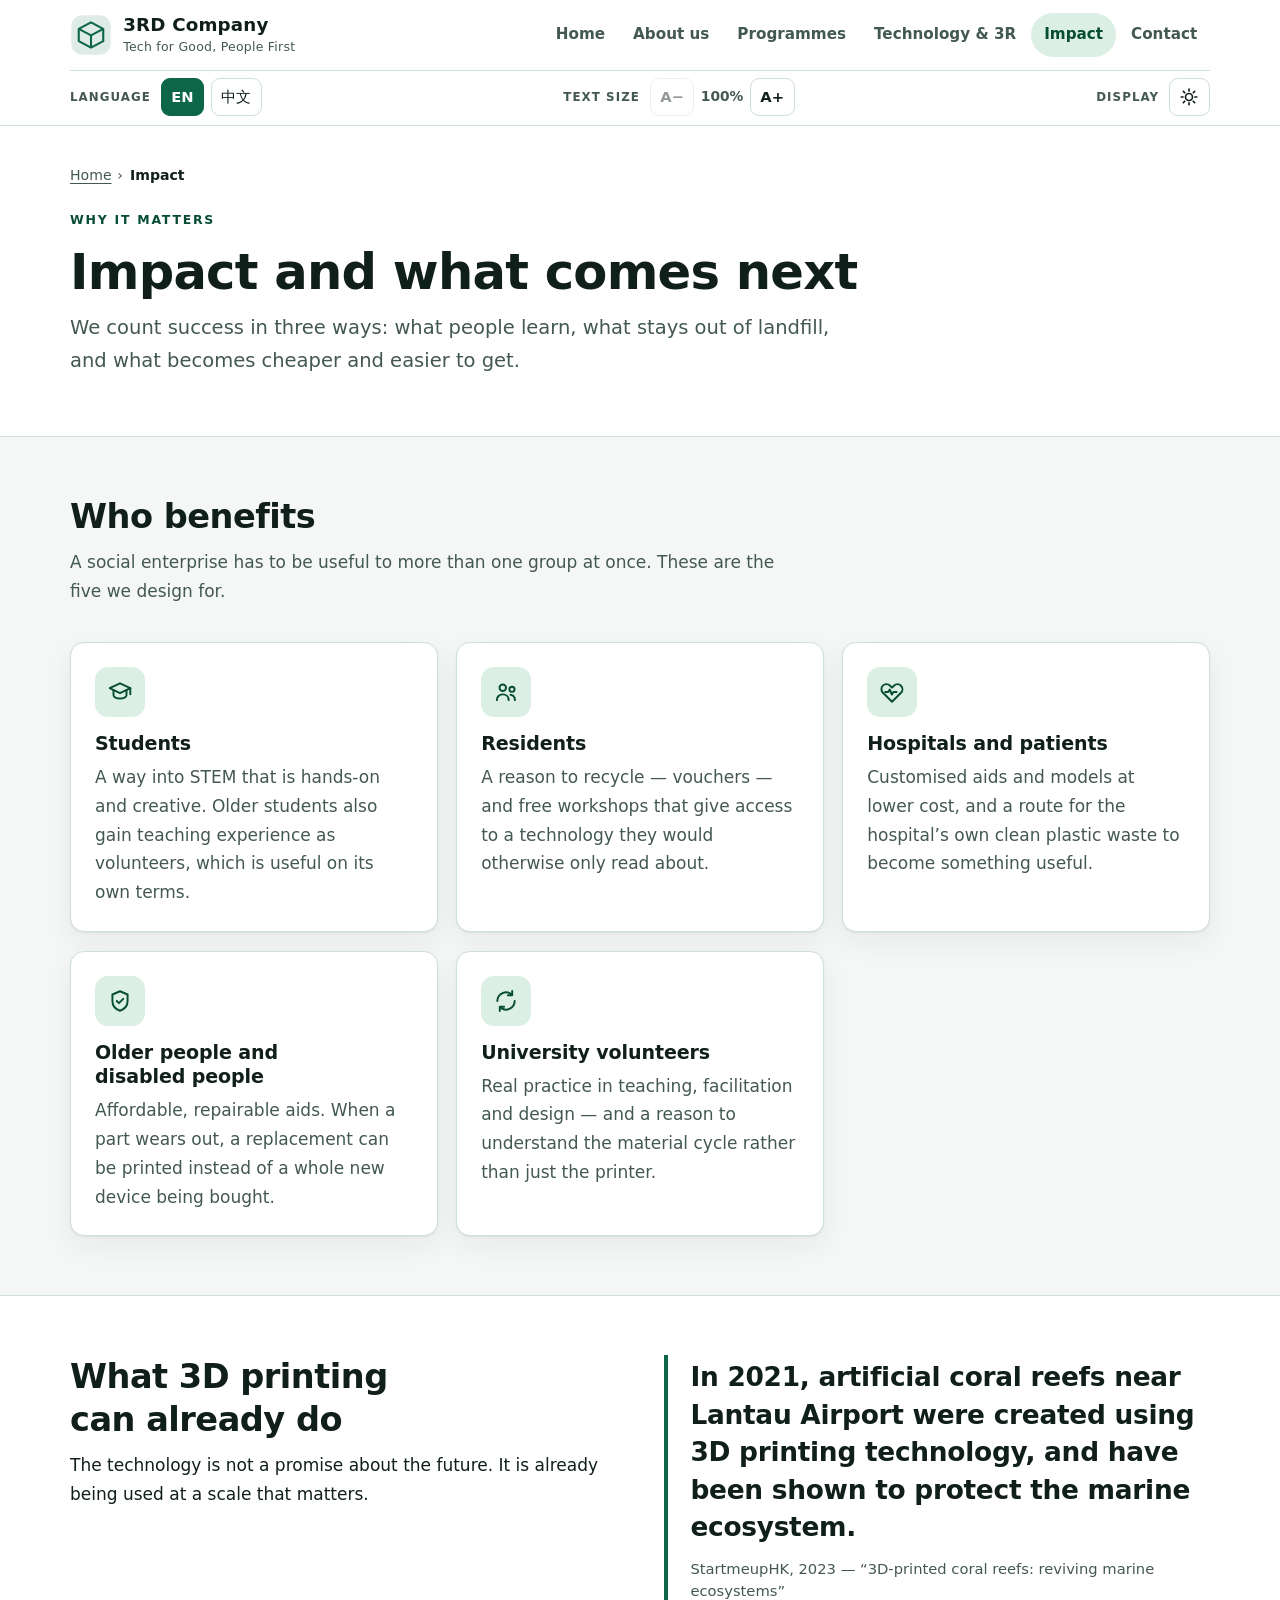
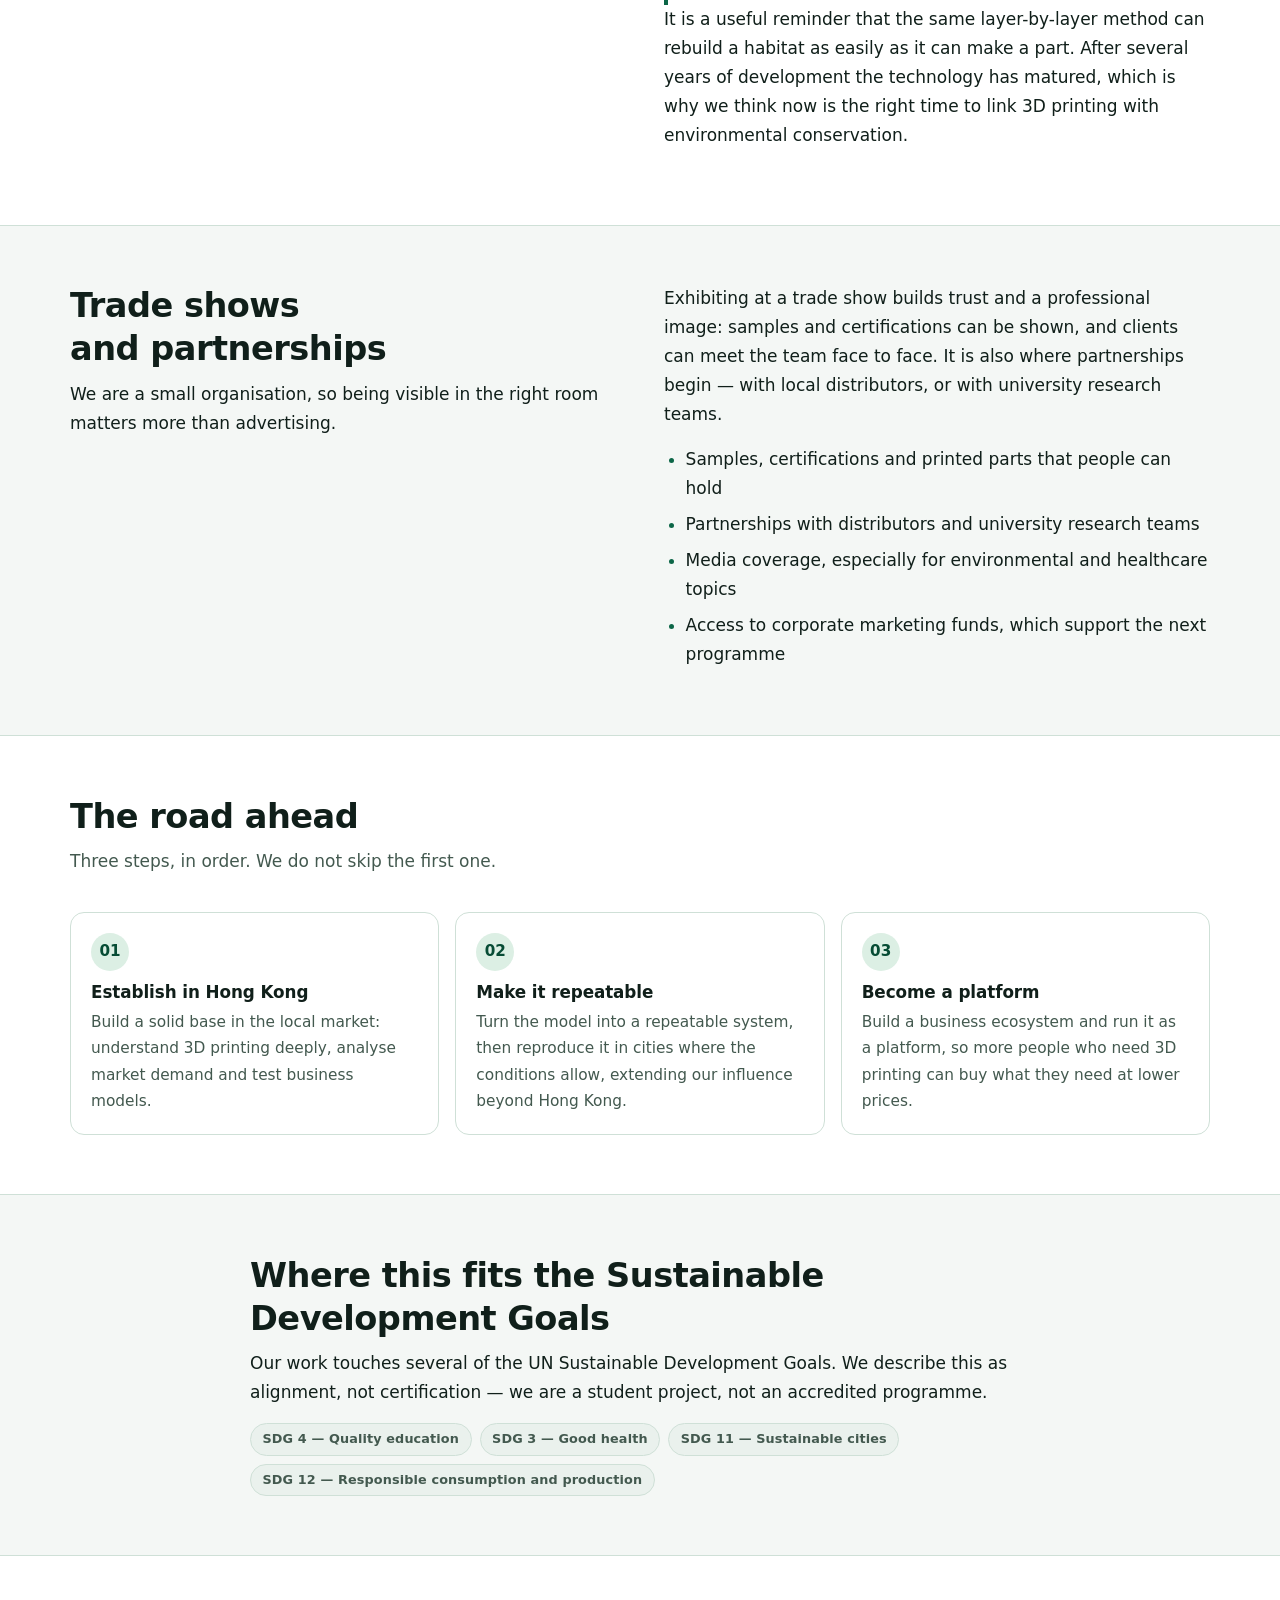
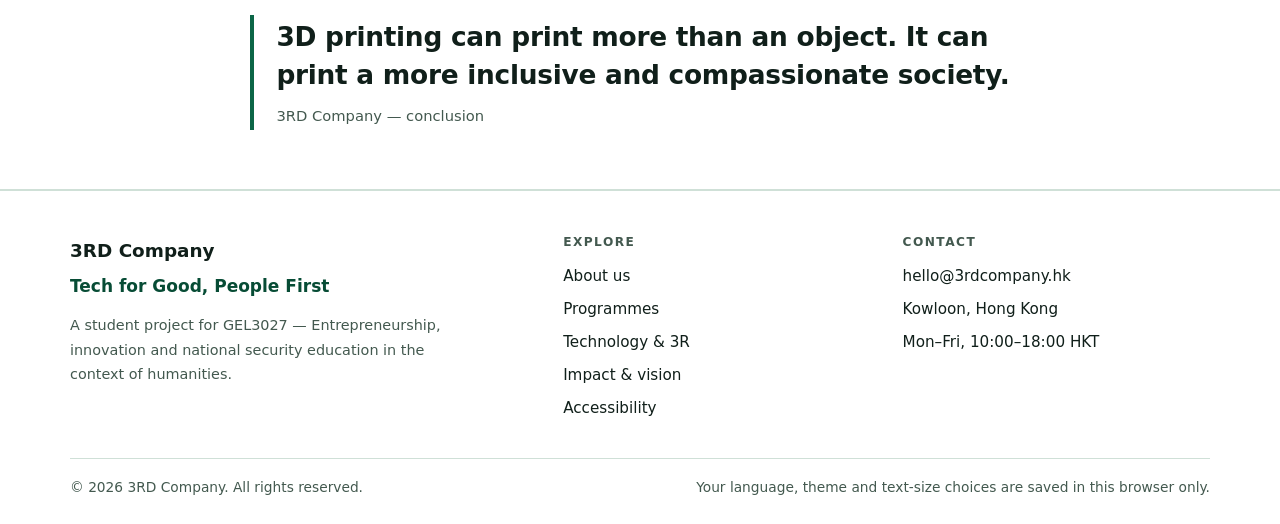
<file: impact.html>
<!DOCTYPE html>
<html lang="en" data-lang="en" data-theme="light" data-size="100"
      data-title-en="Impact and vision — 3RD Company" data-title-zh="成效與願景 — 3RD 公司">
<head>
  <meta charset="utf-8">
  <meta name="viewport" content="width=device-width, initial-scale=1">
  <title>Impact and vision — 3RD Company</title>
  <meta name="description" content="Who benefits from 3RD Company, the 3D-printed coral reef case, trade-show partnerships and the three-step plan beyond Hong Kong.">
  <meta property="og:type" content="website">
  <meta property="og:site_name" content="3RD Company">
  <meta property="og:title" content="Impact and vision — 3RD Company">
  <meta property="og:description" content="Who benefits from 3RD Company, the 3D-printed coral reef case, trade-show partnerships and the three-step plan beyond Hong Kong.">
  <meta property="og:url" content="https://yyedediqizhang-glitch.github.io/3rd-company/impact.html">
  <meta property="og:image" content="https://yyedediqizhang-glitch.github.io/3rd-company/assets/img/og-cover.png">
  <meta property="og:image:width" content="1200">
  <meta property="og:image:height" content="630">
  <meta property="og:locale" content="en_HK">
  <meta property="og:locale:alternate" content="zh_HK">
  <meta name="twitter:card" content="summary_large_image">
  <meta name="color-scheme" content="light dark">
  <meta name="theme-color" content="#ffffff">
  <link rel="icon" type="image/svg+xml" href="assets/favicon.svg">
  <link rel="stylesheet" href="assets/css/styles.css">
  <script>
    /* Apply saved preferences before the first paint to avoid a flash. */
    (function () {
      var d = document.documentElement, p = {};
      try { p = JSON.parse(localStorage.getItem("3rd-prefs") || "{}") || {}; } catch (e) { p = {}; }
      var lang = p.lang === "zh" ? "zh" : "en";
      var theme = (p.theme === "dark" || p.theme === "light") ? p.theme
        : (window.matchMedia && window.matchMedia("(prefers-color-scheme: dark)").matches ? "dark" : "light");
      var sizes = [100, 110, 125, 140];
      var size = sizes.indexOf(p.size) !== -1 ? p.size : 100;
      d.setAttribute("data-lang", lang);
      d.setAttribute("lang", lang === "zh" ? "zh-Hant" : "en");
      d.setAttribute("data-theme", theme);
      d.setAttribute("data-size", String(size));
      d.style.fontSize = size + "%";
      d.className += " js";
      window.__3rd = { lang: lang, theme: theme, size: size };
    })();
  </script>
</head>
<body class="site">

  <a class="skip-link" href="#main">
    <span class="lang-en">Skip to main content</span>
    <span class="lang-zh" lang="zh-Hant">跳至主要內容</span>
  </a>

  <header class="site-header">
    <div class="container">
      <div class="header-bar">
        <a class="brand" href="index.html">
          <svg class="brand-mark" viewBox="0 0 48 48" aria-hidden="true" focusable="false">
            <rect x="1.5" y="1.5" width="45" height="45" rx="12" fill="currentColor" opacity="0.13"/>
            <path d="M24 9.5 38 17v14L24 38.5 10 31V17z" fill="none" stroke="currentColor" stroke-width="2.4" stroke-linejoin="round"/>
            <path d="M10 17l14 7.5L38 17M24 24.5v14" fill="none" stroke="currentColor" stroke-width="2.4" stroke-linejoin="round"/>
          </svg>
          <span>
            <span class="brand-name">3RD Company</span>
            <span class="brand-tag"><span class="lang-en">Tech for Good, People First</span><span class="lang-zh" lang="zh-Hant">科技向善，以人為本</span></span>
          </span>
        </a>

        <button class="nav-toggle" type="button" aria-expanded="false" aria-controls="site-nav">
          <span class="nav-toggle-bars" aria-hidden="true"></span>
          <span class="lang-en">Menu</span><span class="lang-zh" lang="zh-Hant">選單</span>
        </button>

        <nav class="site-nav" id="site-nav" data-aria-en="Main menu" data-aria-zh="主選單" aria-label="Main menu">
          <ul>
            <li><a href="index.html"><span class="lang-en">Home</span><span class="lang-zh" lang="zh-Hant">首頁</span></a></li>
            <li><a href="about.html"><span class="lang-en">About us</span><span class="lang-zh" lang="zh-Hant">關於我們</span></a></li>
            <li><a href="programmes.html"><span class="lang-en">Programmes</span><span class="lang-zh" lang="zh-Hant">計劃項目</span></a></li>
            <li><a href="technology.html"><span class="lang-en">Technology &amp; 3R</span><span class="lang-zh" lang="zh-Hant">技術與 3R</span></a></li>
            <li><a href="impact.html" aria-current="page"><span class="lang-en">Impact</span><span class="lang-zh" lang="zh-Hant">成效與願景</span></a></li>
            <li><a href="contact.html"><span class="lang-en">Contact</span><span class="lang-zh" lang="zh-Hant">聯絡我們</span></a></li>
          </ul>
        </nav>
      </div>

      <div class="toolbar">
        <div class="control-group" role="group" data-aria-en="Language" data-aria-zh="語言" aria-label="Language">
          <span class="control-label" aria-hidden="true"><span class="lang-en">Language</span><span class="lang-zh" lang="zh-Hant">語言</span></span>
          <button class="seg" type="button" data-lang-set="en" lang="en" aria-pressed="true">EN</button>
          <button class="seg" type="button" data-lang-set="zh" lang="zh-Hant" aria-pressed="false">中文</button>
        </div>

        <div class="control-group" role="group" data-aria-en="Text size" data-aria-zh="字級" aria-label="Text size">
          <span class="control-label" aria-hidden="true"><span class="lang-en">Text size</span><span class="lang-zh" lang="zh-Hant">字級</span></span>
          <button class="icon-btn" type="button" data-size-step="-1"
                  data-aria-en="Smaller text" data-aria-zh="縮小字級" aria-label="Smaller text">A−</button>
          <span class="size-value" data-size-value aria-hidden="true">100%</span>
          <button class="icon-btn" type="button" data-size-step="1"
                  data-aria-en="Larger text" data-aria-zh="放大字級" aria-label="Larger text">A+</button>
        </div>

        <div class="control-group">
          <span class="control-label" aria-hidden="true"><span class="lang-en">Display</span><span class="lang-zh" lang="zh-Hant">顯示</span></span>
          <button class="icon-btn" type="button" data-theme-toggle aria-label="Switch to dark theme" aria-pressed="false">
            <svg class="icon-sun" viewBox="0 0 24 24" fill="none" stroke="currentColor" stroke-width="2" stroke-linecap="round" aria-hidden="true" focusable="false">
              <circle cx="12" cy="12" r="4.2"/>
              <path d="M12 2.6v2.3M12 19.1v2.3M2.6 12h2.3M19.1 12h2.3M5.2 5.2l1.7 1.7M17.1 17.1l1.7 1.7M18.8 5.2l-1.7 1.7M6.9 17.1l-1.7 1.7"/>
            </svg>
            <svg class="icon-moon" viewBox="0 0 24 24" fill="none" stroke="currentColor" stroke-width="2" stroke-linejoin="round" aria-hidden="true" focusable="false">
              <path d="M20.5 14.4A8.6 8.6 0 0 1 9.6 3.5a8.7 8.7 0 1 0 10.9 10.9Z"/>
            </svg>
          </button>
        </div>
      </div>
    </div>
  </header>

  <main id="main">

    <section class="page-head">
      <div class="container">
        <nav class="breadcrumb" data-aria-en="Breadcrumb" data-aria-zh="導覽路徑" aria-label="Breadcrumb">
          <ol>
            <li><a href="index.html"><span class="lang-en">Home</span><span class="lang-zh" lang="zh-Hant">首頁</span></a></li>
            <li><span aria-current="page"><span class="lang-en">Impact</span><span class="lang-zh" lang="zh-Hant">成效與願景</span></span></li>
          </ol>
        </nav>
        <p class="eyebrow"><span class="lang-en">Why it matters</span><span class="lang-zh" lang="zh-Hant">為什麼重要</span></p>
        <h1><span class="lang-en">Impact and what comes next</span><span class="lang-zh" lang="zh-Hant">成效與下一步</span></h1>
        <p class="lead"><span class="lang-en">We count success in three ways: what people learn, what stays out of landfill, and what becomes cheaper and easier to get.</span><span class="lang-zh" lang="zh-Hant">我們用三種方式衡量成效：人們學到什麼、有多少東西不必送往堆填區，以及有什麼變得更便宜、更容易得到。</span></p>
      </div>
    </section>



    <section class="section" aria-labelledby="benefit">
      <div class="container">

      <div class="section-head">
        <h2 id="benefit"><span class="lang-en">Who benefits</span><span class="lang-zh" lang="zh-Hant">誰受惠</span></h2>
        <p><span class="lang-en">A social enterprise has to be useful to more than one group at once. These are the five we design for.</span><span class="lang-zh" lang="zh-Hant">社會企業要同時對多個群體有用。以下是我們設計時考慮的五個群體。</span></p>
      </div>
      
      <div class="card-grid">
        <article class="card">
          <span class="card-icon"><svg viewBox="0 0 24 24" fill="none" stroke="currentColor" stroke-width="1.8" stroke-linecap="round" stroke-linejoin="round" aria-hidden="true" focusable="false"><path d="M2.5 8.5 12 4l9.5 4.5L12 13z"/><path d="M6 10.6V15c0 1.6 2.7 3 6 3s6-1.4 6-3v-4.4"/><path d="M21.5 8.5V14"/></svg></span>
          <h3><span class="lang-en">Students</span><span class="lang-zh" lang="zh-Hant">學生</span></h3>
          <p><span class="lang-en">A way into STEM that is hands-on and creative. Older students also gain teaching experience as volunteers, which is useful on its own terms.</span><span class="lang-zh" lang="zh-Hant">一條動手、有創意的 STEM 入門路徑。較年長的學生更可以在義工服務中獲得教學經驗，這本身就有價值。</span></p>
        </article>
        <article class="card">
          <span class="card-icon"><svg viewBox="0 0 24 24" fill="none" stroke="currentColor" stroke-width="1.8" stroke-linecap="round" stroke-linejoin="round" aria-hidden="true" focusable="false"><circle cx="9" cy="8" r="3"/><circle cx="17.5" cy="9.5" r="2.4"/><path d="M3.5 19.5c0-3.1 2.4-5.3 5.5-5.3s5.5 2.2 5.5 5.3"/><path d="M16.2 14.6c2.4.3 4 2.1 4 4.9"/></svg></span>
          <h3><span class="lang-en">Residents</span><span class="lang-zh" lang="zh-Hant">社區居民</span></h3>
          <p><span class="lang-en">A reason to recycle — vouchers — and free workshops that give access to a technology they would otherwise only read about.</span><span class="lang-zh" lang="zh-Hant">一個回收的理由——禮券——以及免費工作坊，讓他們接觸到本來只會在報道中看見的技術。</span></p>
        </article>
        <article class="card">
          <span class="card-icon"><svg viewBox="0 0 24 24" fill="none" stroke="currentColor" stroke-width="1.8" stroke-linecap="round" stroke-linejoin="round" aria-hidden="true" focusable="false"><path d="M20.3 6.2a4.6 4.6 0 0 0-6.5 0L12 8l-1.8-1.8a4.6 4.6 0 1 0-6.5 6.5L12 21l8.3-8.3a4.6 4.6 0 0 0 0-6.5Z"/><path d="M5.8 12h2.7l1.4-2.3 2 4.6 1.4-2.3h2.9"/></svg></span>
          <h3><span class="lang-en">Hospitals and patients</span><span class="lang-zh" lang="zh-Hant">醫院與病人</span></h3>
          <p><span class="lang-en">Customised aids and models at lower cost, and a route for the hospital’s own clean plastic waste to become something useful.</span><span class="lang-zh" lang="zh-Hant">更低成本的度身訂造輔助器具與模型，也為醫院自身的潔淨塑膠廢料找到有用出路。</span></p>
        </article>
        <article class="card">
          <span class="card-icon"><svg viewBox="0 0 24 24" fill="none" stroke="currentColor" stroke-width="1.8" stroke-linecap="round" stroke-linejoin="round" aria-hidden="true" focusable="false"><path d="M12 3 5 6v6c0 4.6 3 7.6 7 9 4-1.4 7-4.4 7-9V6z"/><path d="m9 12 2 2 4-4"/></svg></span>
          <h3><span class="lang-en">Older people and disabled people</span><span class="lang-zh" lang="zh-Hant">長者與殘疾人士</span></h3>
          <p><span class="lang-en">Affordable, repairable aids. When a part wears out, a replacement can be printed instead of a whole new device being bought.</span><span class="lang-zh" lang="zh-Hant">負擔得起、可以維修的輔助器具。零件磨損時，可以打印替換件，而不必整件重新購買。</span></p>
        </article>
        <article class="card">
          <span class="card-icon"><svg viewBox="0 0 24 24" fill="none" stroke="currentColor" stroke-width="1.8" stroke-linecap="round" stroke-linejoin="round" aria-hidden="true" focusable="false"><path d="M20 12a8 8 0 0 1-13.4 5.8"/><path d="M4 12a8 8 0 0 1 13.4-5.8"/><path d="M17.7 2.8v3.9h-3.9"/><path d="M6.3 21.2v-3.9h3.9"/></svg></span>
          <h3><span class="lang-en">University volunteers</span><span class="lang-zh" lang="zh-Hant">大學義工</span></h3>
          <p><span class="lang-en">Real practice in teaching, facilitation and design — and a reason to understand the material cycle rather than just the printer.</span><span class="lang-zh" lang="zh-Hant">在教學、帶領活動與設計上的實際鍛鍊，也讓他們理解整個材料循環，而不只是操作打印機。</span></p>
        </article>
      </div>
      </div>
    </section>



    <section class="section section--alt" aria-labelledby="case">
      <div class="container">

      <div class="split">
        <div>
          <h2 id="case"><span class="lang-en">What 3D printing can already do</span><span class="lang-zh" lang="zh-Hant">三維打印已經做到的事</span></h2>
          <p><span class="lang-en">The technology is not a promise about the future. It is already being used at a scale that matters.</span><span class="lang-zh" lang="zh-Hant">這項技術不是對未來的許諾，它已經在實際規模上被使用。</span></p>
        </div>
        <div>
          <blockquote class="big-quote">
            <p><span class="lang-en">In 2021, artificial coral reefs near Lantau Airport were created using 3D printing technology, and have been shown to protect the marine ecosystem.</span><span class="lang-zh" lang="zh-Hant">2021 年，機場附近水域以三維打印技術製成人工珊瑚礁，並已證實有助保護海洋生態。</span></p>
            <cite><span class="lang-en">StartmeupHK, 2023 — “3D-printed coral reefs: reviving marine ecosystems”</span><span class="lang-zh" lang="zh-Hant">StartmeupHK，2023——《3D打印環保珊瑚礁 以創科活化海洋生態圈》</span></cite>
          </blockquote>
          <p><span class="lang-en">It is a useful reminder that the same layer-by-layer method can rebuild a habitat as easily as it can make a part. After several years of development the technology has matured, which is why we think now is the right time to link 3D printing with environmental conservation.</span><span class="lang-zh" lang="zh-Hant">這提醒我們：同一種逐層建構的方法，可以用來重建一個棲息地，也可以只用來做一個零件。經過多年發展，技術已經成熟，所以我們認為現在正是把三維打印與環境保育連起來的時候。</span></p>
        </div>
      </div>
      </div>
    </section>



    <section class="section" aria-labelledby="trade">
      <div class="container">

      <div class="split">
        <div>
          <h2 id="trade"><span class="lang-en">Trade shows and partnerships</span><span class="lang-zh" lang="zh-Hant">展覽與合作</span></h2>
          <p><span class="lang-en">We are a small organisation, so being visible in the right room matters more than advertising.</span><span class="lang-zh" lang="zh-Hant">我們規模小，所以在對的場合露面，比賣廣告更重要。</span></p>
        </div>
        <div class="prose">
          <p><span class="lang-en">Exhibiting at a trade show builds trust and a professional image: samples and certifications can be shown, and clients can meet the team face to face. It is also where partnerships begin — with local distributors, or with university research teams.</span><span class="lang-zh" lang="zh-Hant">參展可以建立信任與專業形象：展示樣本與認證，讓客戶親身認識團隊。合作也往往由這裡開始——與本地分銷商，或與大學研究團隊。</span></p>
          <ul>
            <li><span class="lang-en">Samples, certifications and printed parts that people can hold</span><span class="lang-zh" lang="zh-Hant">可以親手拿起的樣本、認證與打印成品</span></li>
            <li><span class="lang-en">Partnerships with distributors and university research teams</span><span class="lang-zh" lang="zh-Hant">與分銷商及大學研究團隊建立合作</span></li>
            <li><span class="lang-en">Media coverage, especially for environmental and healthcare topics</span><span class="lang-zh" lang="zh-Hant">媒體報道，尤其是環保與醫療相關題材</span></li>
            <li><span class="lang-en">Access to corporate marketing funds, which support the next programme</span><span class="lang-zh" lang="zh-Hant">申請企業市場推廣基金，支持下一個計劃</span></li>
          </ul>
        </div>
      </div>
      </div>
    </section>



    <section class="section section--alt" aria-labelledby="roadmap">
      <div class="container">

      <div class="section-head">
        <h2 id="roadmap"><span class="lang-en">The road ahead</span><span class="lang-zh" lang="zh-Hant">前路</span></h2>
        <p><span class="lang-en">Three steps, in order. We do not skip the first one.</span><span class="lang-zh" lang="zh-Hant">三步，依次而行。我們不會跳過第一步。</span></p>
      </div>
      
      <ol class="flow">
          <li>
            <span class="flow-num" aria-hidden="true">01</span>
            <h3><span class="lang-en">Establish in Hong Kong</span><span class="lang-zh" lang="zh-Hant">立足香港</span></h3>
            <p><span class="lang-en">Build a solid base in the local market: understand 3D printing deeply, analyse market demand and test business models.</span><span class="lang-zh" lang="zh-Hant">在本土市場建立穩固基礎：深入理解三維打印，分析市場需求，測試商業模式。</span></p>
          </li>
          <li>
            <span class="flow-num" aria-hidden="true">02</span>
            <h3><span class="lang-en">Make it repeatable</span><span class="lang-zh" lang="zh-Hant">變成可複製</span></h3>
            <p><span class="lang-en">Turn the model into a repeatable system, then reproduce it in cities where the conditions allow, extending our influence beyond Hong Kong.</span><span class="lang-zh" lang="zh-Hant">把模式變成可複製的系統，然後在條件合適的城市重現，把影響力延伸到香港以外。</span></p>
          </li>
          <li>
            <span class="flow-num" aria-hidden="true">03</span>
            <h3><span class="lang-en">Become a platform</span><span class="lang-zh" lang="zh-Hant">成為平台</span></h3>
            <p><span class="lang-en">Build a business ecosystem and run it as a platform, so more people who need 3D printing can buy what they need at lower prices.</span><span class="lang-zh" lang="zh-Hant">建立商業生態並以平台形式運作，讓更多需要三維打印的人可以用更低價錢買到所需。</span></p>
          </li>
      </ol>
      </div>
    </section>


  <section class="section">
    <div class="container container--narrow">
      <h2><span class="lang-en">Where this fits the Sustainable Development Goals</span><span class="lang-zh" lang="zh-Hant">與可持續發展目標的呼應</span></h2>
      <p><span class="lang-en">Our work touches several of the UN Sustainable Development Goals. We describe this as alignment, not certification — we are a student project, not an accredited programme.</span><span class="lang-zh" lang="zh-Hant">我們的工作與聯合國多項可持續發展目標相關。我們稱之為「呼應」，而不是「認證」——我們是學生專案，不是受認可的計劃。</span></p>
      <div class="pill-row">
        <span class="pill"><span class="lang-en">SDG 4 — Quality education</span><span class="lang-zh" lang="zh-Hant">SDG 4——優質教育</span></span>
        <span class="pill"><span class="lang-en">SDG 3 — Good health</span><span class="lang-zh" lang="zh-Hant">SDG 3——良好健康與福祉</span></span>
        <span class="pill"><span class="lang-en">SDG 11 — Sustainable cities</span><span class="lang-zh" lang="zh-Hant">SDG 11——可持續城市</span></span>
        <span class="pill"><span class="lang-en">SDG 12 — Responsible consumption and production</span><span class="lang-zh" lang="zh-Hant">SDG 12——負責任消費與生產</span></span>
      </div>
    </div>
  </section>

  <section class="section section--alt">
    <div class="container container--narrow">
      <blockquote class="big-quote">
        <p><span class="lang-en">3D printing can print more than an object. It can print a more inclusive and compassionate society.</span><span class="lang-zh" lang="zh-Hant">三維打印打印的不只是一件物件，更是一個更共融、更有人情味的社會。</span></p>
        <cite><span class="lang-en">3RD Company — conclusion</span><span class="lang-zh" lang="zh-Hant">3RD 公司——結語</span></cite>
      </blockquote>
    </div>
  </section>

  </main>

  <footer class="site-footer">
    <div class="container">
      <div class="footer-grid">
        <div>
          <p class="footer-brand">3RD Company</p>
          <p class="footer-tagline"><span class="lang-en">Tech for Good, People First</span><span class="lang-zh" lang="zh-Hant">科技向善，以人為本</span></p>
          <p class="footer-note"><span class="lang-en">A student project for GEL3027 — Entrepreneurship, innovation and national security education in the context of humanities.</span><span class="lang-zh" lang="zh-Hant">GEL3027「人文脈絡下的創業、創新與國家安全教育」學生專題習作。</span></p>
        </div>

        <nav data-aria-en="Footer" data-aria-zh="頁尾" aria-label="Footer">
          <h2><span class="lang-en">Explore</span><span class="lang-zh" lang="zh-Hant">瀏覽</span></h2>
          <ul>
            <li><a href="about.html"><span class="lang-en">About us</span><span class="lang-zh" lang="zh-Hant">關於我們</span></a></li>
            <li><a href="programmes.html"><span class="lang-en">Programmes</span><span class="lang-zh" lang="zh-Hant">計劃項目</span></a></li>
            <li><a href="technology.html"><span class="lang-en">Technology &amp; 3R</span><span class="lang-zh" lang="zh-Hant">技術與 3R</span></a></li>
            <li><a href="impact.html"><span class="lang-en">Impact &amp; vision</span><span class="lang-zh" lang="zh-Hant">成效與願景</span></a></li>
            <li><a href="accessibility.html"><span class="lang-en">Accessibility</span><span class="lang-zh" lang="zh-Hant">無障礙</span></a></li>
          </ul>
        </nav>

        <div>
          <h2><span class="lang-en">Contact</span><span class="lang-zh" lang="zh-Hant">聯絡</span></h2>
          <ul>
            <li><a href="mailto:hello@3rdcompany.hk">hello@3rdcompany.hk</a></li>
            <li><span class="lang-en">Kowloon, Hong Kong</span><span class="lang-zh" lang="zh-Hant">香港九龍</span></li>
            <li><span class="lang-en">Mon–Fri, 10:00–18:00 HKT</span><span class="lang-zh" lang="zh-Hant">星期一至五 10:00–18:00（香港時間）</span></li>
          </ul>
        </div>
      </div>

      <div class="footer-bottom">
        <p>© <span id="year">2026</span> 3RD Company. <span class="lang-en">All rights reserved.</span><span class="lang-zh" lang="zh-Hant">版權所有。</span></p>
        <p><span class="lang-en">Your language, theme and text-size choices are saved in this browser only.</span><span class="lang-zh" lang="zh-Hant">你的語言、主題與字級選擇只會儲存在這個瀏覽器。</span></p>
      </div>
    </div>
  </footer>

  <p class="sr-only" role="status" aria-live="polite" id="a11y-status"></p>

  <script src="assets/js/main.js"></script>
</body>
</html>
</file>
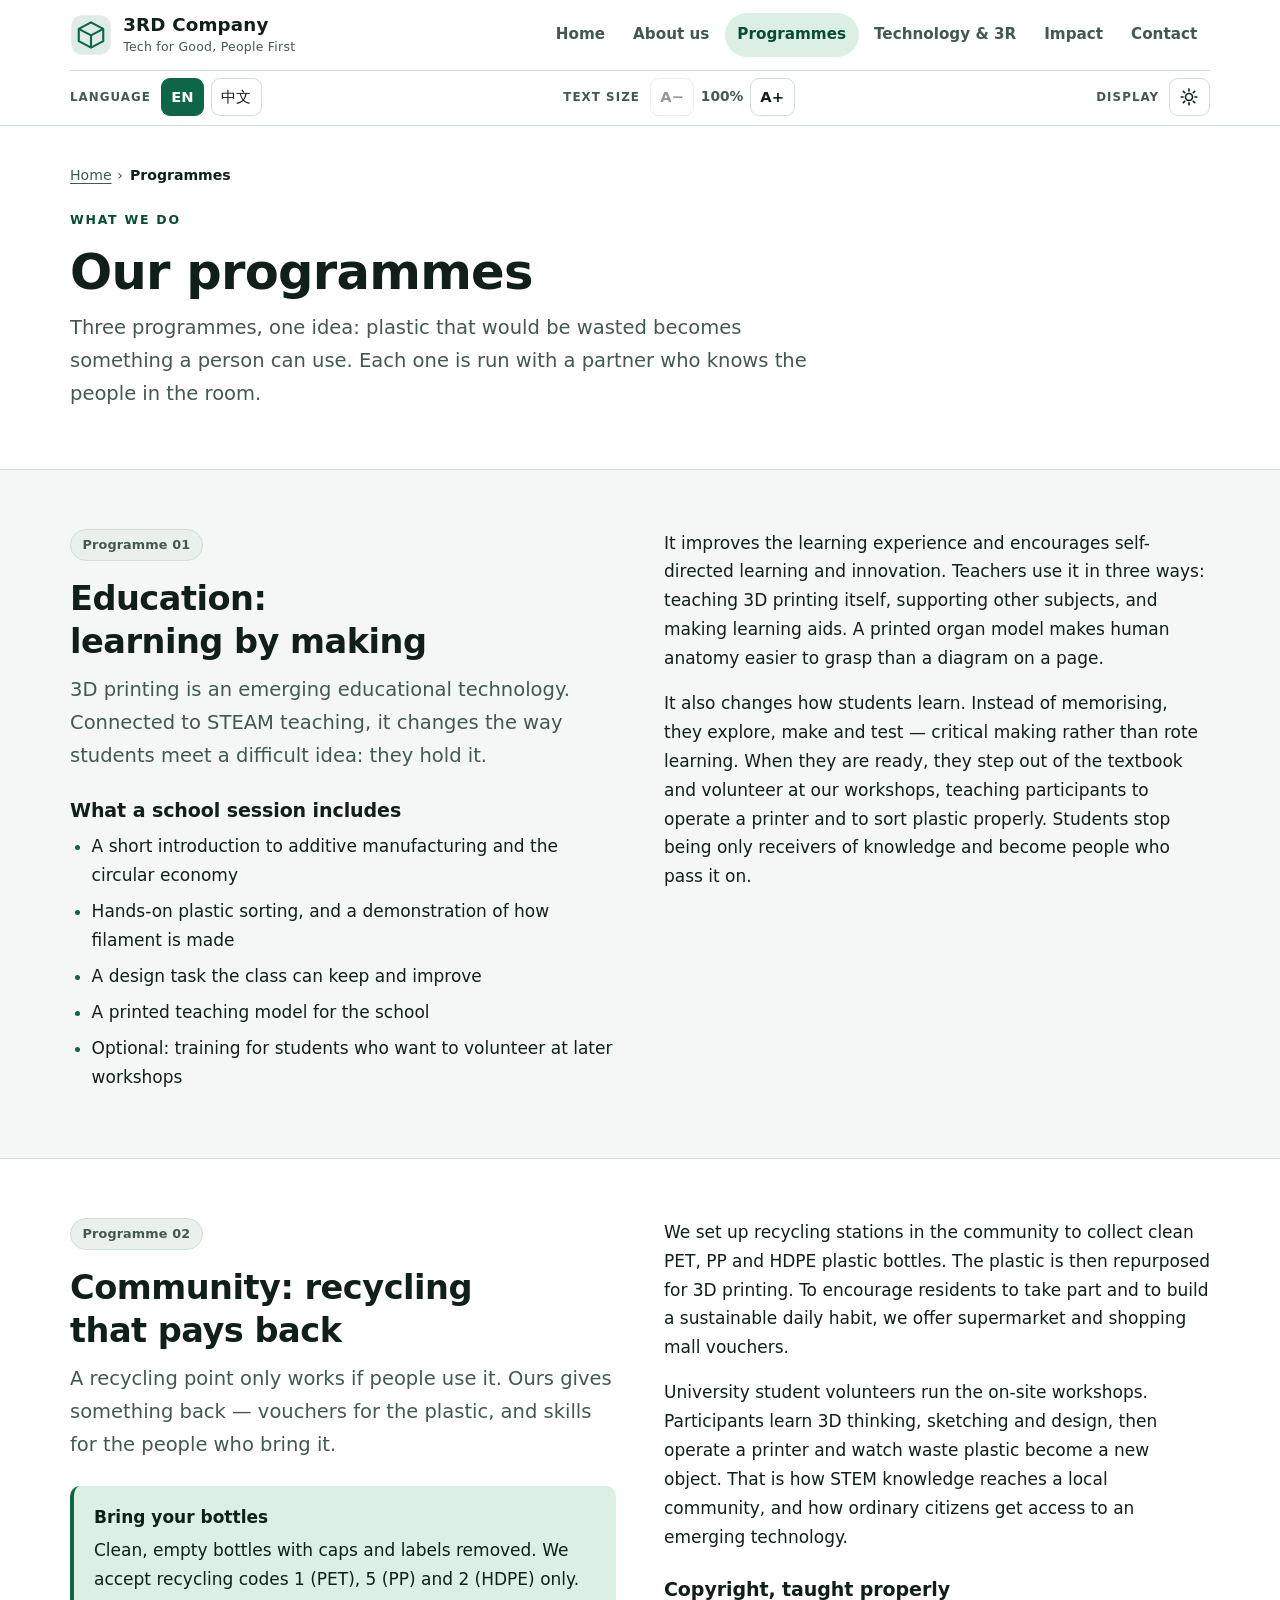
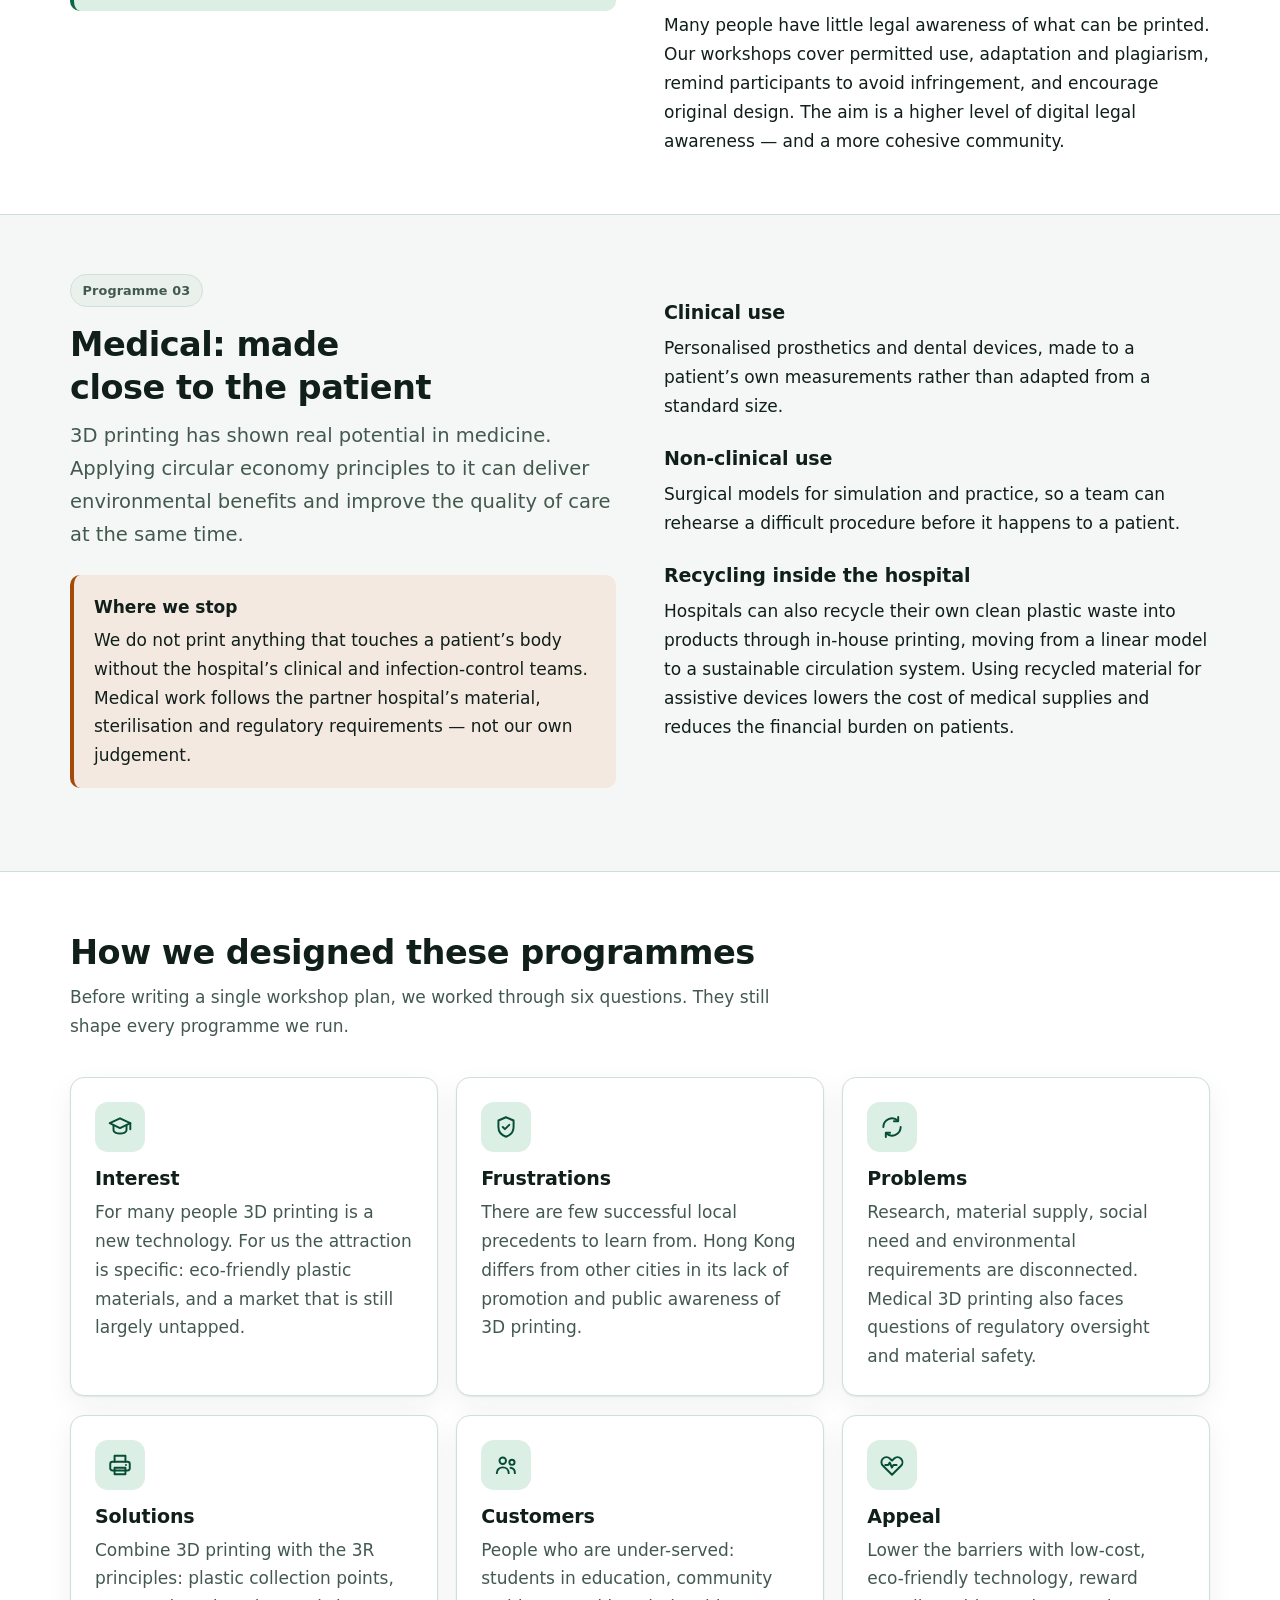
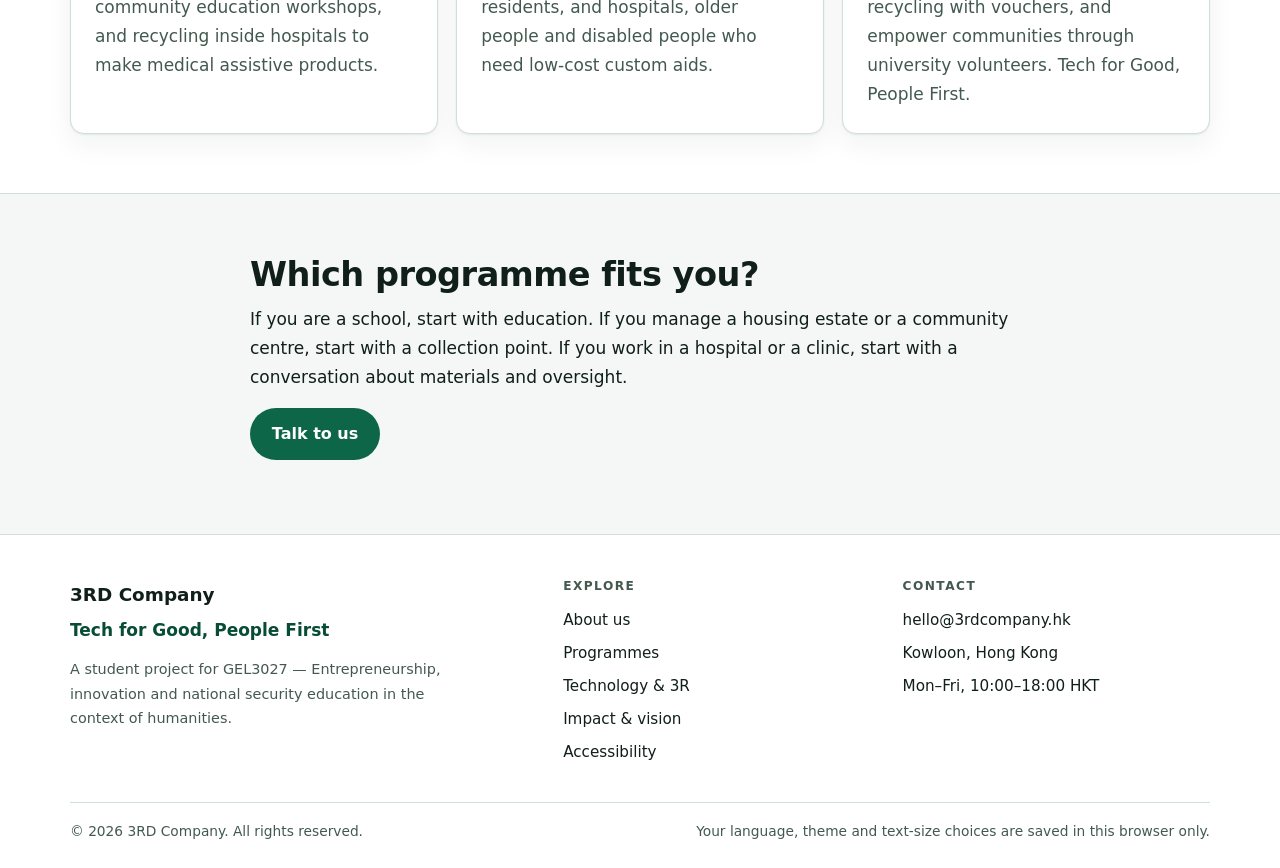
<file: programmes.html>
<!DOCTYPE html>
<html lang="en" data-lang="en" data-theme="light" data-size="100"
      data-title-en="Programmes — 3RD Company" data-title-zh="計劃項目 — 3RD 公司">
<head>
  <meta charset="utf-8">
  <meta name="viewport" content="width=device-width, initial-scale=1">
  <title>Programmes — 3RD Company</title>
  <meta name="description" content="Education workshops, community recycling points and low-cost medical aids, all built on 3D printing and the 3R principles.">
  <meta property="og:type" content="website">
  <meta property="og:site_name" content="3RD Company">
  <meta property="og:title" content="Programmes — 3RD Company">
  <meta property="og:description" content="Education workshops, community recycling points and low-cost medical aids, all built on 3D printing and the 3R principles.">
  <meta property="og:url" content="https://yyedediqizhang-glitch.github.io/3rd-company/programmes.html">
  <meta property="og:image" content="https://yyedediqizhang-glitch.github.io/3rd-company/assets/img/og-cover.png">
  <meta property="og:image:width" content="1200">
  <meta property="og:image:height" content="630">
  <meta property="og:locale" content="en_HK">
  <meta property="og:locale:alternate" content="zh_HK">
  <meta name="twitter:card" content="summary_large_image">
  <meta name="color-scheme" content="light dark">
  <meta name="theme-color" content="#ffffff">
  <link rel="icon" type="image/svg+xml" href="assets/favicon.svg">
  <link rel="stylesheet" href="assets/css/styles.css">
  <script>
    /* Apply saved preferences before the first paint to avoid a flash. */
    (function () {
      var d = document.documentElement, p = {};
      try { p = JSON.parse(localStorage.getItem("3rd-prefs") || "{}") || {}; } catch (e) { p = {}; }
      var lang = p.lang === "zh" ? "zh" : "en";
      var theme = (p.theme === "dark" || p.theme === "light") ? p.theme
        : (window.matchMedia && window.matchMedia("(prefers-color-scheme: dark)").matches ? "dark" : "light");
      var sizes = [100, 110, 125, 140];
      var size = sizes.indexOf(p.size) !== -1 ? p.size : 100;
      d.setAttribute("data-lang", lang);
      d.setAttribute("lang", lang === "zh" ? "zh-Hant" : "en");
      d.setAttribute("data-theme", theme);
      d.setAttribute("data-size", String(size));
      d.style.fontSize = size + "%";
      d.className += " js";
      window.__3rd = { lang: lang, theme: theme, size: size };
    })();
  </script>
</head>
<body class="site">

  <a class="skip-link" href="#main">
    <span class="lang-en">Skip to main content</span>
    <span class="lang-zh" lang="zh-Hant">跳至主要內容</span>
  </a>

  <header class="site-header">
    <div class="container">
      <div class="header-bar">
        <a class="brand" href="index.html">
          <svg class="brand-mark" viewBox="0 0 48 48" aria-hidden="true" focusable="false">
            <rect x="1.5" y="1.5" width="45" height="45" rx="12" fill="currentColor" opacity="0.13"/>
            <path d="M24 9.5 38 17v14L24 38.5 10 31V17z" fill="none" stroke="currentColor" stroke-width="2.4" stroke-linejoin="round"/>
            <path d="M10 17l14 7.5L38 17M24 24.5v14" fill="none" stroke="currentColor" stroke-width="2.4" stroke-linejoin="round"/>
          </svg>
          <span>
            <span class="brand-name">3RD Company</span>
            <span class="brand-tag"><span class="lang-en">Tech for Good, People First</span><span class="lang-zh" lang="zh-Hant">科技向善，以人為本</span></span>
          </span>
        </a>

        <button class="nav-toggle" type="button" aria-expanded="false" aria-controls="site-nav">
          <span class="nav-toggle-bars" aria-hidden="true"></span>
          <span class="lang-en">Menu</span><span class="lang-zh" lang="zh-Hant">選單</span>
        </button>

        <nav class="site-nav" id="site-nav" data-aria-en="Main menu" data-aria-zh="主選單" aria-label="Main menu">
          <ul>
            <li><a href="index.html"><span class="lang-en">Home</span><span class="lang-zh" lang="zh-Hant">首頁</span></a></li>
            <li><a href="about.html"><span class="lang-en">About us</span><span class="lang-zh" lang="zh-Hant">關於我們</span></a></li>
            <li><a href="programmes.html" aria-current="page"><span class="lang-en">Programmes</span><span class="lang-zh" lang="zh-Hant">計劃項目</span></a></li>
            <li><a href="technology.html"><span class="lang-en">Technology &amp; 3R</span><span class="lang-zh" lang="zh-Hant">技術與 3R</span></a></li>
            <li><a href="impact.html"><span class="lang-en">Impact</span><span class="lang-zh" lang="zh-Hant">成效與願景</span></a></li>
            <li><a href="contact.html"><span class="lang-en">Contact</span><span class="lang-zh" lang="zh-Hant">聯絡我們</span></a></li>
          </ul>
        </nav>
      </div>

      <div class="toolbar">
        <div class="control-group" role="group" data-aria-en="Language" data-aria-zh="語言" aria-label="Language">
          <span class="control-label" aria-hidden="true"><span class="lang-en">Language</span><span class="lang-zh" lang="zh-Hant">語言</span></span>
          <button class="seg" type="button" data-lang-set="en" lang="en" aria-pressed="true">EN</button>
          <button class="seg" type="button" data-lang-set="zh" lang="zh-Hant" aria-pressed="false">中文</button>
        </div>

        <div class="control-group" role="group" data-aria-en="Text size" data-aria-zh="字級" aria-label="Text size">
          <span class="control-label" aria-hidden="true"><span class="lang-en">Text size</span><span class="lang-zh" lang="zh-Hant">字級</span></span>
          <button class="icon-btn" type="button" data-size-step="-1"
                  data-aria-en="Smaller text" data-aria-zh="縮小字級" aria-label="Smaller text">A−</button>
          <span class="size-value" data-size-value aria-hidden="true">100%</span>
          <button class="icon-btn" type="button" data-size-step="1"
                  data-aria-en="Larger text" data-aria-zh="放大字級" aria-label="Larger text">A+</button>
        </div>

        <div class="control-group">
          <span class="control-label" aria-hidden="true"><span class="lang-en">Display</span><span class="lang-zh" lang="zh-Hant">顯示</span></span>
          <button class="icon-btn" type="button" data-theme-toggle aria-label="Switch to dark theme" aria-pressed="false">
            <svg class="icon-sun" viewBox="0 0 24 24" fill="none" stroke="currentColor" stroke-width="2" stroke-linecap="round" aria-hidden="true" focusable="false">
              <circle cx="12" cy="12" r="4.2"/>
              <path d="M12 2.6v2.3M12 19.1v2.3M2.6 12h2.3M19.1 12h2.3M5.2 5.2l1.7 1.7M17.1 17.1l1.7 1.7M18.8 5.2l-1.7 1.7M6.9 17.1l-1.7 1.7"/>
            </svg>
            <svg class="icon-moon" viewBox="0 0 24 24" fill="none" stroke="currentColor" stroke-width="2" stroke-linejoin="round" aria-hidden="true" focusable="false">
              <path d="M20.5 14.4A8.6 8.6 0 0 1 9.6 3.5a8.7 8.7 0 1 0 10.9 10.9Z"/>
            </svg>
          </button>
        </div>
      </div>
    </div>
  </header>

  <main id="main">

    <section class="page-head">
      <div class="container">
        <nav class="breadcrumb" data-aria-en="Breadcrumb" data-aria-zh="導覽路徑" aria-label="Breadcrumb">
          <ol>
            <li><a href="index.html"><span class="lang-en">Home</span><span class="lang-zh" lang="zh-Hant">首頁</span></a></li>
            <li><span aria-current="page"><span class="lang-en">Programmes</span><span class="lang-zh" lang="zh-Hant">計劃項目</span></span></li>
          </ol>
        </nav>
        <p class="eyebrow"><span class="lang-en">What we do</span><span class="lang-zh" lang="zh-Hant">我們做什麼</span></p>
        <h1><span class="lang-en">Our programmes</span><span class="lang-zh" lang="zh-Hant">我們的計劃</span></h1>
        <p class="lead"><span class="lang-en">Three programmes, one idea: plastic that would be wasted becomes something a person can use. Each one is run with a partner who knows the people in the room.</span><span class="lang-zh" lang="zh-Hant">三個計劃，一個想法：原本會被浪費的塑膠，變成真正有人用得著的東西。每個計劃都與熟悉參加者的夥伴合辦。</span></p>
      </div>
    </section>



    <section class="section" aria-labelledby="education">
      <div class="container">

      <div class="split">
        <div>
          <p class="pill"><span class="lang-en">Programme 01</span><span class="lang-zh" lang="zh-Hant">計劃 01</span></p>
          <h2 id="education"><span class="lang-en">Education: learning by making</span><span class="lang-zh" lang="zh-Hant">教育：從動手做中學習</span></h2>
          <p class="lead"><span class="lang-en">3D printing is an emerging educational technology. Connected to STEAM teaching, it changes the way students meet a difficult idea: they hold it.</span><span class="lang-zh" lang="zh-Hant">三維打印是新興的教育技術。與 STEAM 教學結合，它改變了學生面對困難概念的方式：他們可以把概念拿在手上。</span></p>
          <div class="prose">
            <h3><span class="lang-en">What a school session includes</span><span class="lang-zh" lang="zh-Hant">學校工作坊內容</span></h3>
            <ul>
              <li><span class="lang-en">A short introduction to additive manufacturing and the circular economy</span><span class="lang-zh" lang="zh-Hant">三維打印與循環經濟簡介</span></li>
              <li><span class="lang-en">Hands-on plastic sorting, and a demonstration of how filament is made</span><span class="lang-zh" lang="zh-Hant">親手分類塑膠，並示範線材的製作過程</span></li>
              <li><span class="lang-en">A design task the class can keep and improve</span><span class="lang-zh" lang="zh-Hant">可以帶走、繼續改良的設計任務</span></li>
              <li><span class="lang-en">A printed teaching model for the school</span><span class="lang-zh" lang="zh-Hant">送給學校的打印教具</span></li>
              <li><span class="lang-en">Optional: training for students who want to volunteer at later workshops</span><span class="lang-zh" lang="zh-Hant">可選：培訓有意在日後工作坊擔任義工的學生</span></li>
            </ul>
          </div>
        </div>
        <div class="prose">
          <p><span class="lang-en">It improves the learning experience and encourages self-directed learning and innovation. Teachers use it in three ways: teaching 3D printing itself, supporting other subjects, and making learning aids. A printed organ model makes human anatomy easier to grasp than a diagram on a page.</span><span class="lang-zh" lang="zh-Hant">它提升學習體驗，鼓勵自主學習與創新。教師的用法有三種：直接教授三維打印、作為其他科目的支援技術，以及製作教具。一個打印出來的人體器官模型，比書頁上的圖解更容易理解。</span></p>
          <p><span class="lang-en">It also changes how students learn. Instead of memorising, they explore, make and test — critical making rather than rote learning. When they are ready, they step out of the textbook and volunteer at our workshops, teaching participants to operate a printer and to sort plastic properly. Students stop being only receivers of knowledge and become people who pass it on.</span><span class="lang-zh" lang="zh-Hant">它也改變了學生的學習方式。他們不再只是背誦，而是探索、製作與測試——是批判性的動手做，而不是死記硬背。準備好之後，他們會走出課本，在我們的工作坊擔任義工，教參加者操作打印機、正確分類塑膠。學生成為知識的傳遞者，而不只是接收者。</span></p>
        </div>
      </div>
      </div>
    </section>



    <section class="section section--alt" aria-labelledby="community">
      <div class="container">

      <div class="split">
        <div>
          <p class="pill"><span class="lang-en">Programme 02</span><span class="lang-zh" lang="zh-Hant">計劃 02</span></p>
          <h2 id="community"><span class="lang-en">Community: recycling that pays back</span><span class="lang-zh" lang="zh-Hant">社區：回收有回報</span></h2>
          <p class="lead"><span class="lang-en">A recycling point only works if people use it. Ours gives something back — vouchers for the plastic, and skills for the people who bring it.</span><span class="lang-zh" lang="zh-Hant">回收點要有人用才有意義。我們的回收點會回饋：膠樽換禮券，而帶來膠樽的人也可以學到技術。</span></p>
          <div class="notice">
            <p><strong><span class="lang-en">Bring your bottles</span><span class="lang-zh" lang="zh-Hant">帶膠樽來</span></strong>
            <span class="lang-en">Clean, empty bottles with caps and labels removed. We accept recycling codes 1 (PET), 5 (PP) and 2 (HDPE) only.</span><span class="lang-zh" lang="zh-Hant">潔淨、空的膠樽，請先移除瓶蓋與標籤。我們只接受回收編號 1（PET）、5（PP）及 2（HDPE）。</span></p>
          </div>
        </div>
        <div class="prose">
          <p><span class="lang-en">We set up recycling stations in the community to collect clean PET, PP and HDPE plastic bottles. The plastic is then repurposed for 3D printing. To encourage residents to take part and to build a sustainable daily habit, we offer supermarket and shopping mall vouchers.</span><span class="lang-zh" lang="zh-Hant">我們在社區設置回收站，收集潔淨的 PET、PP 及 HDPE 膠樽，再將其改用作三維打印材料。為了鼓勵居民參與、逐步建立可持續的日常習慣，我們提供超市及商場禮券作為回饋。</span></p>
          <p><span class="lang-en">University student volunteers run the on-site workshops. Participants learn 3D thinking, sketching and design, then operate a printer and watch waste plastic become a new object. That is how STEM knowledge reaches a local community, and how ordinary citizens get access to an emerging technology.</span><span class="lang-zh" lang="zh-Hant">由大學義工主持現場工作坊。參加者學習三維思維、草圖與設計，然後親自操作打印機，看著廢塑膠變成一件新物件。STEM 知識就是這樣走進社區，一般市民就是這樣接觸到新興技術。</span></p>
          <h3><span class="lang-en">Copyright, taught properly</span><span class="lang-zh" lang="zh-Hant">版權，要教得清楚</span></h3>
          <p><span class="lang-en">Many people have little legal awareness of what can be printed. Our workshops cover permitted use, adaptation and plagiarism, remind participants to avoid infringement, and encourage original design. The aim is a higher level of digital legal awareness — and a more cohesive community.</span><span class="lang-zh" lang="zh-Hant">很多人對「可以打印什麼」缺乏法律意識。工作坊會講解使用限制、改作與抄襲，提醒參加者避免侵權，同時鼓勵原創設計。目標是提升公眾的數碼法律意識，也讓社區更凝聚。</span></p>
        </div>
      </div>
      </div>
    </section>



    <section class="section" aria-labelledby="medical">
      <div class="container">

      <div class="split">
        <div>
          <p class="pill"><span class="lang-en">Programme 03</span><span class="lang-zh" lang="zh-Hant">計劃 03</span></p>
          <h2 id="medical"><span class="lang-en">Medical: made close to the patient</span><span class="lang-zh" lang="zh-Hant">醫療：在病人身邊製造</span></h2>
          <p class="lead"><span class="lang-en">3D printing has shown real potential in medicine. Applying circular economy principles to it can deliver environmental benefits and improve the quality of care at the same time.</span><span class="lang-zh" lang="zh-Hant">三維打印在醫療領域展現出實質潛力。把循環經濟原則應用其中，可以同時帶來環境效益與更好的護理質素。</span></p>
          <div class="notice notice--warn">
            <p><strong><span class="lang-en">Where we stop</span><span class="lang-zh" lang="zh-Hant">我們的分界</span></strong>
            <span class="lang-en">We do not print anything that touches a patient’s body without the hospital’s clinical and infection-control teams. Medical work follows the partner hospital’s material, sterilisation and regulatory requirements — not our own judgement.</span><span class="lang-zh" lang="zh-Hant">任何會接觸病人身體的物件，都必須在醫院臨床及感染控制團隊參與下才會製作。醫療項目一律依從合作醫院的材料、消毒及法規要求，而不是我們自己的判斷。</span></p>
          </div>
        </div>
        <div class="prose">
          <h3><span class="lang-en">Clinical use</span><span class="lang-zh" lang="zh-Hant">臨床應用</span></h3>
          <p><span class="lang-en">Personalised prosthetics and dental devices, made to a patient’s own measurements rather than adapted from a standard size.</span><span class="lang-zh" lang="zh-Hant">個人化的義肢與牙科裝置，按病人本身的尺寸製作，而不是把標準尺寸改裝。</span></p>
          <h3><span class="lang-en">Non-clinical use</span><span class="lang-zh" lang="zh-Hant">非臨床應用</span></h3>
          <p><span class="lang-en">Surgical models for simulation and practice, so a team can rehearse a difficult procedure before it happens to a patient.</span><span class="lang-zh" lang="zh-Hant">用於模擬與練習的手術模型，讓團隊可以在真正動手術之前先演練一次。</span></p>
          <h3><span class="lang-en">Recycling inside the hospital</span><span class="lang-zh" lang="zh-Hant">醫院內的循環</span></h3>
          <p><span class="lang-en">Hospitals can also recycle their own clean plastic waste into products through in-house printing, moving from a linear model to a sustainable circulation system. Using recycled material for assistive devices lowers the cost of medical supplies and reduces the financial burden on patients.</span><span class="lang-zh" lang="zh-Hant">醫院也可以把自身的潔淨塑膠廢料，透過院內打印製成產品，由線性模式走向可持續的循環系統。以回收材料製作輔助器具，可以降低醫療用品的成本，減輕病人的經濟負擔。</span></p>
        </div>
      </div>
      </div>
    </section>



    <section class="section section--alt" aria-labelledby="framework">
      <div class="container">

      <div class="section-head">
        <h2 id="framework"><span class="lang-en">How we designed these programmes</span><span class="lang-zh" lang="zh-Hant">我們如何設計這些計劃</span></h2>
        <p><span class="lang-en">Before writing a single workshop plan, we worked through six questions. They still shape every programme we run.</span><span class="lang-zh" lang="zh-Hant">在寫第一份工作坊計劃之前，我們先回答了六條問題。它們至今仍然影響每一個計劃。</span></p>
      </div>
      
      <div class="card-grid">
        <article class="card">
          <span class="card-icon"><svg viewBox="0 0 24 24" fill="none" stroke="currentColor" stroke-width="1.8" stroke-linecap="round" stroke-linejoin="round" aria-hidden="true" focusable="false"><path d="M2.5 8.5 12 4l9.5 4.5L12 13z"/><path d="M6 10.6V15c0 1.6 2.7 3 6 3s6-1.4 6-3v-4.4"/><path d="M21.5 8.5V14"/></svg></span>
          <h3><span class="lang-en">Interest</span><span class="lang-zh" lang="zh-Hant">興趣</span></h3>
          <p><span class="lang-en">For many people 3D printing is a new technology. For us the attraction is specific: eco-friendly plastic materials, and a market that is still largely untapped.</span><span class="lang-zh" lang="zh-Hant">對很多人來說，三維打印是新技術。對我們而言，吸引之處很具體：環保塑膠材料，以及仍然大致未被開發的市場。</span></p>
        </article>
        <article class="card">
          <span class="card-icon"><svg viewBox="0 0 24 24" fill="none" stroke="currentColor" stroke-width="1.8" stroke-linecap="round" stroke-linejoin="round" aria-hidden="true" focusable="false"><path d="M12 3 5 6v6c0 4.6 3 7.6 7 9 4-1.4 7-4.4 7-9V6z"/><path d="m9 12 2 2 4-4"/></svg></span>
          <h3><span class="lang-en">Frustrations</span><span class="lang-zh" lang="zh-Hant">挫折</span></h3>
          <p><span class="lang-en">There are few successful local precedents to learn from. Hong Kong differs from other cities in its lack of promotion and public awareness of 3D printing.</span><span class="lang-zh" lang="zh-Hant">本地可供參考的成功先例不多。香港與其他城市不同之處，在於對三維打印的推廣與公眾認知都不足。</span></p>
        </article>
        <article class="card">
          <span class="card-icon"><svg viewBox="0 0 24 24" fill="none" stroke="currentColor" stroke-width="1.8" stroke-linecap="round" stroke-linejoin="round" aria-hidden="true" focusable="false"><path d="M20 12a8 8 0 0 1-13.4 5.8"/><path d="M4 12a8 8 0 0 1 13.4-5.8"/><path d="M17.7 2.8v3.9h-3.9"/><path d="M6.3 21.2v-3.9h3.9"/></svg></span>
          <h3><span class="lang-en">Problems</span><span class="lang-zh" lang="zh-Hant">問題</span></h3>
          <p><span class="lang-en">Research, material supply, social need and environmental requirements are disconnected. Medical 3D printing also faces questions of regulatory oversight and material safety.</span><span class="lang-zh" lang="zh-Hant">研究技術、材料供應、社會需求與環保要求彼此脫節。醫療三維打印亦面對法規監管與材料安全的問題。</span></p>
        </article>
        <article class="card">
          <span class="card-icon"><svg viewBox="0 0 24 24" fill="none" stroke="currentColor" stroke-width="1.8" stroke-linecap="round" stroke-linejoin="round" aria-hidden="true" focusable="false"><path d="M7 9V3.5h10V9"/><rect x="3" y="9" width="18" height="8" rx="2"/><path d="M7 14.5h10v6H7z"/><path d="M17.5 12h.01"/></svg></span>
          <h3><span class="lang-en">Solutions</span><span class="lang-zh" lang="zh-Hant">方案</span></h3>
          <p><span class="lang-en">Combine 3D printing with the 3R principles: plastic collection points, community education workshops, and recycling inside hospitals to make medical assistive products.</span><span class="lang-zh" lang="zh-Hant">把三維打印與 3R 原則結合：設立塑膠收集點、舉辦社區教育工作坊，並在醫院內回收塑膠以製作醫療輔助產品。</span></p>
        </article>
        <article class="card">
          <span class="card-icon"><svg viewBox="0 0 24 24" fill="none" stroke="currentColor" stroke-width="1.8" stroke-linecap="round" stroke-linejoin="round" aria-hidden="true" focusable="false"><circle cx="9" cy="8" r="3"/><circle cx="17.5" cy="9.5" r="2.4"/><path d="M3.5 19.5c0-3.1 2.4-5.3 5.5-5.3s5.5 2.2 5.5 5.3"/><path d="M16.2 14.6c2.4.3 4 2.1 4 4.9"/></svg></span>
          <h3><span class="lang-en">Customers</span><span class="lang-zh" lang="zh-Hant">顧客</span></h3>
          <p><span class="lang-en">People who are under-served: students in education, community residents, and hospitals, older people and disabled people who need low-cost custom aids.</span><span class="lang-zh" lang="zh-Hant">被忽略的一群：教育界的學生、社區居民，以及需要低成本度身訂造輔助器具的醫院、長者與殘疾人士。</span></p>
        </article>
        <article class="card">
          <span class="card-icon"><svg viewBox="0 0 24 24" fill="none" stroke="currentColor" stroke-width="1.8" stroke-linecap="round" stroke-linejoin="round" aria-hidden="true" focusable="false"><path d="M20.3 6.2a4.6 4.6 0 0 0-6.5 0L12 8l-1.8-1.8a4.6 4.6 0 1 0-6.5 6.5L12 21l8.3-8.3a4.6 4.6 0 0 0 0-6.5Z"/><path d="M5.8 12h2.7l1.4-2.3 2 4.6 1.4-2.3h2.9"/></svg></span>
          <h3><span class="lang-en">Appeal</span><span class="lang-zh" lang="zh-Hant">吸引力</span></h3>
          <p><span class="lang-en">Lower the barriers with low-cost, eco-friendly technology, reward recycling with vouchers, and empower communities through university volunteers. Tech for Good, People First.</span><span class="lang-zh" lang="zh-Hant">以低成本、環保的技術降低門檻，用禮券回饋回收，並透過大學義工賦能社區。科技向善，以人為本。</span></p>
        </article>
      </div>
      </div>
    </section>


  <section class="section">
    <div class="container container--narrow">
      <h2><span class="lang-en">Which programme fits you?</span><span class="lang-zh" lang="zh-Hant">哪個計劃適合你？</span></h2>
      <p><span class="lang-en">If you are a school, start with education. If you manage a housing estate or a community centre, start with a collection point. If you work in a hospital or a clinic, start with a conversation about materials and oversight.</span><span class="lang-zh" lang="zh-Hant">如果你是學校，可以由教育計劃開始。如果你管理屋苑或社區中心，可以由設置收集點開始。如果你在醫院或診所工作，可以先和我們談材料與監管要求。</span></p>
      <p><a class="btn btn-primary" href="contact.html"><span class="lang-en">Talk to us</span><span class="lang-zh" lang="zh-Hant">與我們聯絡</span></a></p>
    </div>
  </section>

  </main>

  <footer class="site-footer">
    <div class="container">
      <div class="footer-grid">
        <div>
          <p class="footer-brand">3RD Company</p>
          <p class="footer-tagline"><span class="lang-en">Tech for Good, People First</span><span class="lang-zh" lang="zh-Hant">科技向善，以人為本</span></p>
          <p class="footer-note"><span class="lang-en">A student project for GEL3027 — Entrepreneurship, innovation and national security education in the context of humanities.</span><span class="lang-zh" lang="zh-Hant">GEL3027「人文脈絡下的創業、創新與國家安全教育」學生專題習作。</span></p>
        </div>

        <nav data-aria-en="Footer" data-aria-zh="頁尾" aria-label="Footer">
          <h2><span class="lang-en">Explore</span><span class="lang-zh" lang="zh-Hant">瀏覽</span></h2>
          <ul>
            <li><a href="about.html"><span class="lang-en">About us</span><span class="lang-zh" lang="zh-Hant">關於我們</span></a></li>
            <li><a href="programmes.html"><span class="lang-en">Programmes</span><span class="lang-zh" lang="zh-Hant">計劃項目</span></a></li>
            <li><a href="technology.html"><span class="lang-en">Technology &amp; 3R</span><span class="lang-zh" lang="zh-Hant">技術與 3R</span></a></li>
            <li><a href="impact.html"><span class="lang-en">Impact &amp; vision</span><span class="lang-zh" lang="zh-Hant">成效與願景</span></a></li>
            <li><a href="accessibility.html"><span class="lang-en">Accessibility</span><span class="lang-zh" lang="zh-Hant">無障礙</span></a></li>
          </ul>
        </nav>

        <div>
          <h2><span class="lang-en">Contact</span><span class="lang-zh" lang="zh-Hant">聯絡</span></h2>
          <ul>
            <li><a href="mailto:hello@3rdcompany.hk">hello@3rdcompany.hk</a></li>
            <li><span class="lang-en">Kowloon, Hong Kong</span><span class="lang-zh" lang="zh-Hant">香港九龍</span></li>
            <li><span class="lang-en">Mon–Fri, 10:00–18:00 HKT</span><span class="lang-zh" lang="zh-Hant">星期一至五 10:00–18:00（香港時間）</span></li>
          </ul>
        </div>
      </div>

      <div class="footer-bottom">
        <p>© <span id="year">2026</span> 3RD Company. <span class="lang-en">All rights reserved.</span><span class="lang-zh" lang="zh-Hant">版權所有。</span></p>
        <p><span class="lang-en">Your language, theme and text-size choices are saved in this browser only.</span><span class="lang-zh" lang="zh-Hant">你的語言、主題與字級選擇只會儲存在這個瀏覽器。</span></p>
      </div>
    </div>
  </footer>

  <p class="sr-only" role="status" aria-live="polite" id="a11y-status"></p>

  <script src="assets/js/main.js"></script>
</body>
</html>
</file>
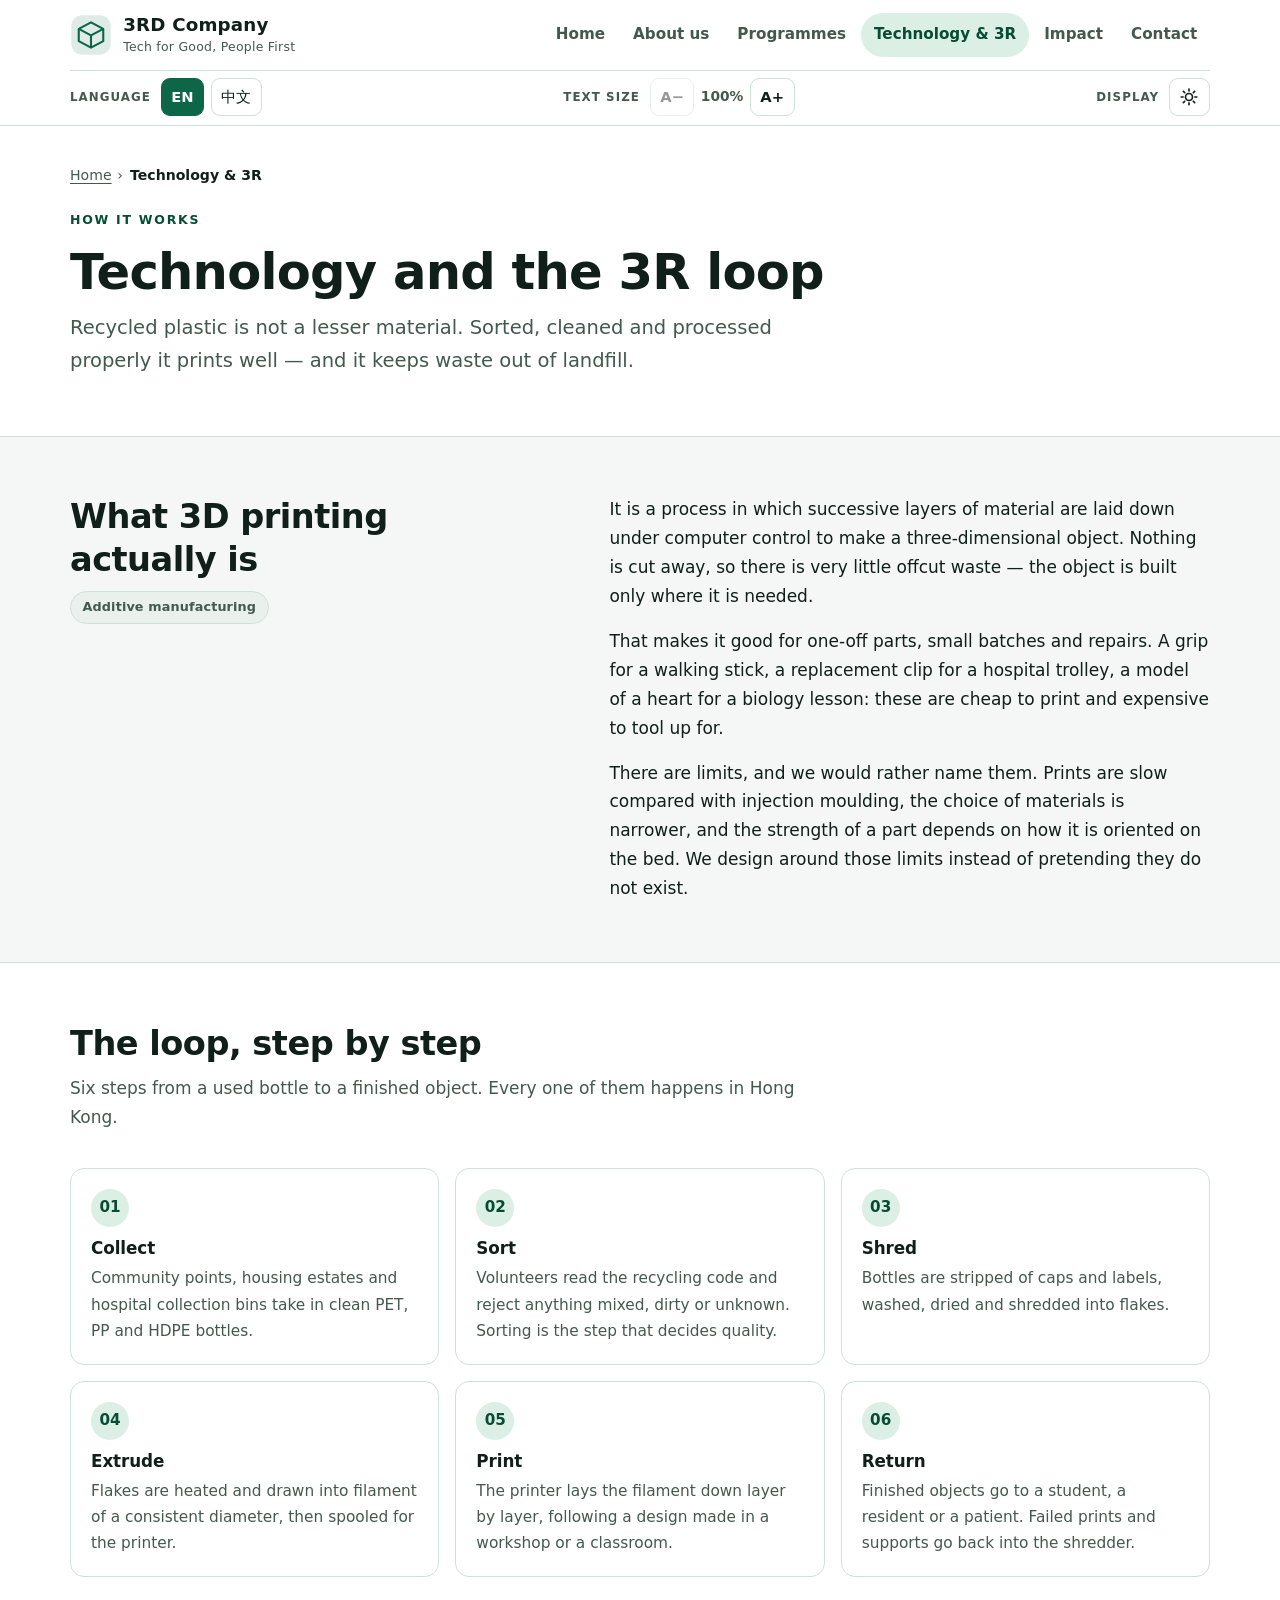
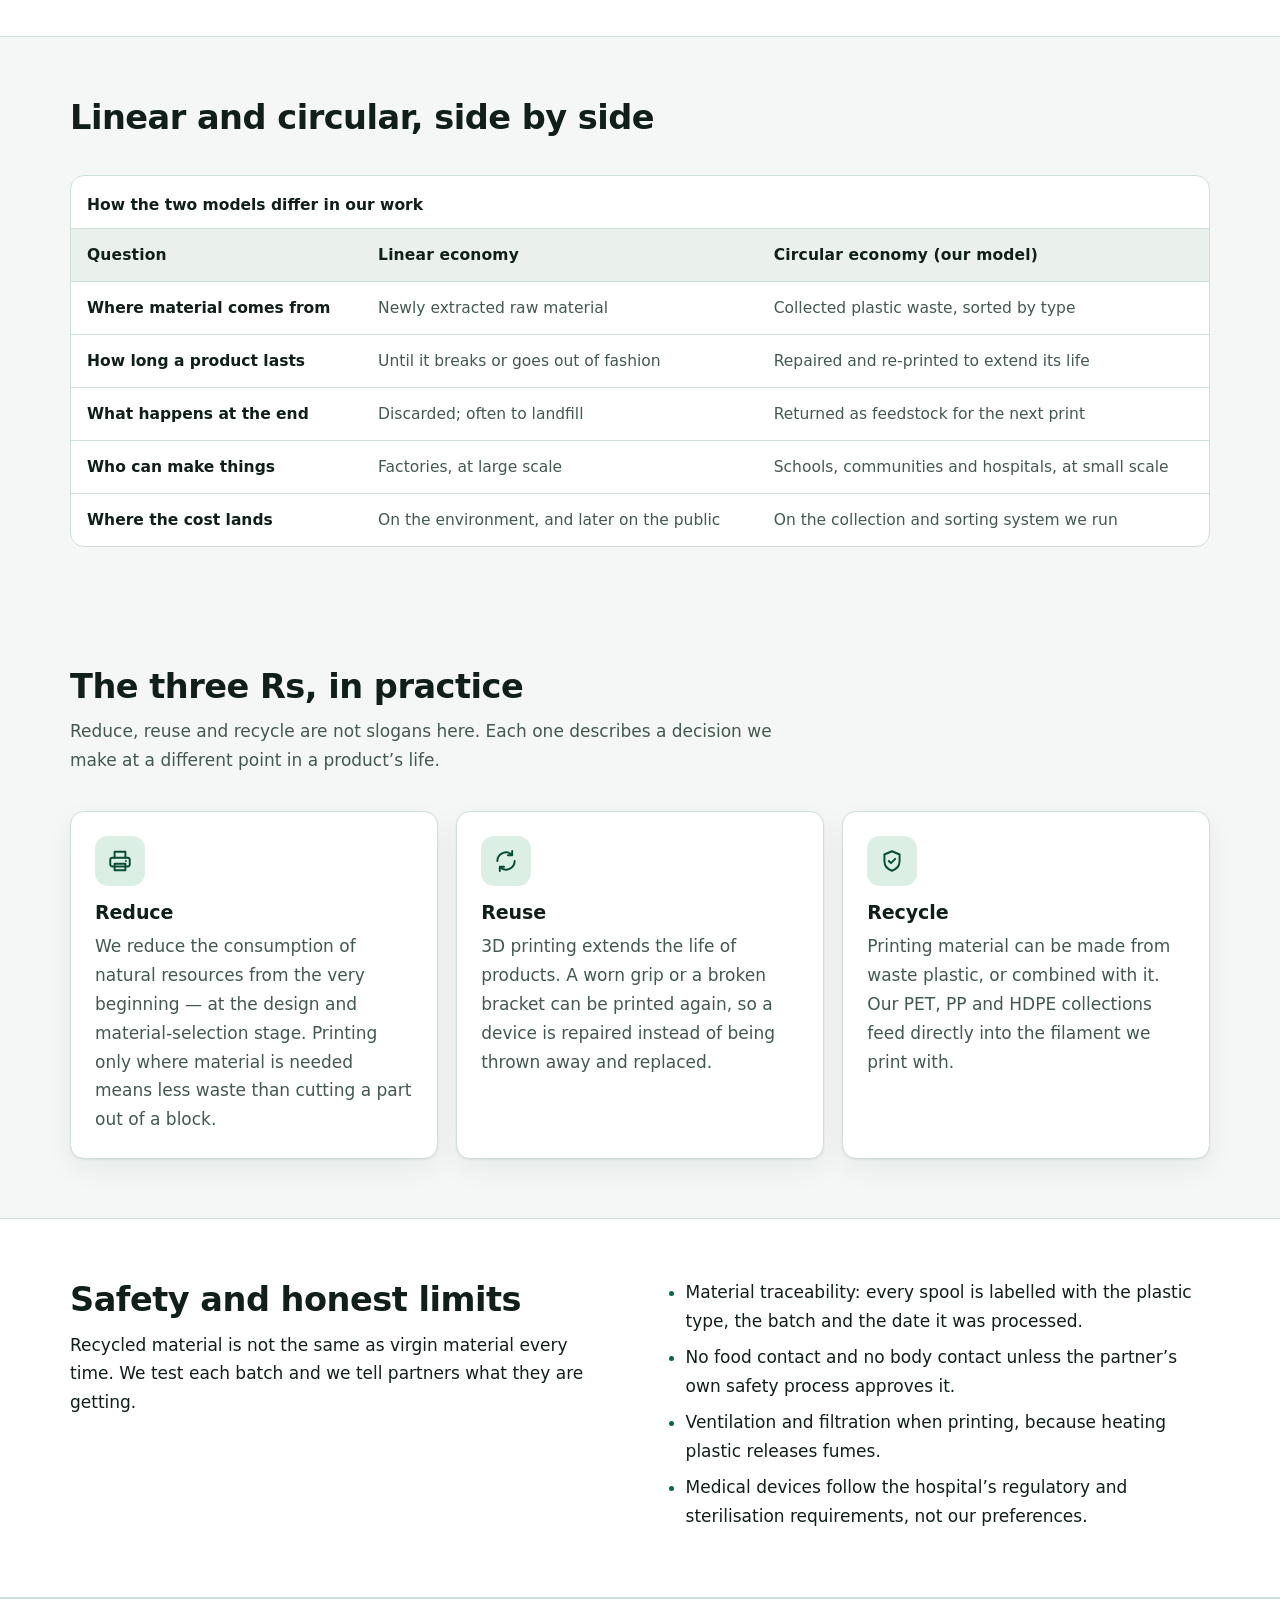
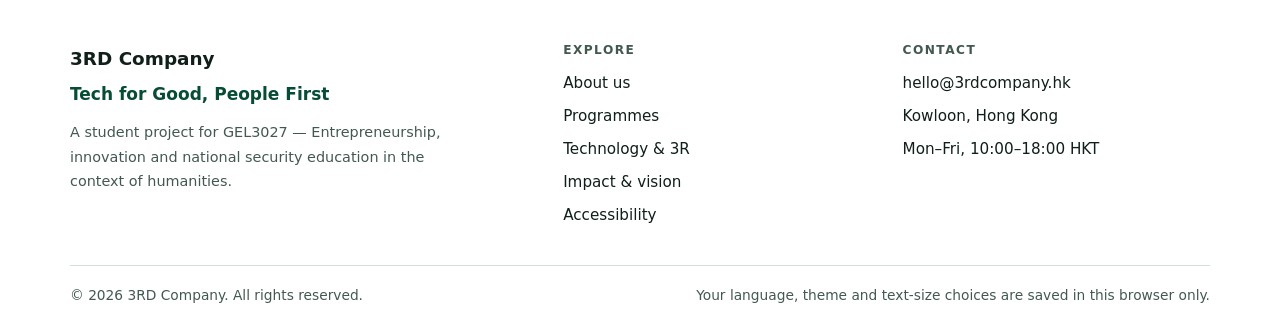
<file: technology.html>
<!DOCTYPE html>
<html lang="en" data-lang="en" data-theme="light" data-size="100"
      data-title-en="Technology & 3R — 3RD Company" data-title-zh="技術與 3R — 3RD 公司">
<head>
  <meta charset="utf-8">
  <meta name="viewport" content="width=device-width, initial-scale=1">
  <title>Technology & 3R — 3RD Company</title>
  <meta name="description" content="How 3D printing, plastic collection and the three Rs fit together: the six-step recycling loop, linear versus circular, and the limits of the technology.">
  <meta property="og:type" content="website">
  <meta property="og:site_name" content="3RD Company">
  <meta property="og:title" content="Technology & 3R — 3RD Company">
  <meta property="og:description" content="How 3D printing, plastic collection and the three Rs fit together: the six-step recycling loop, linear versus circular, and the limits of the technology.">
  <meta property="og:url" content="https://yyedediqizhang-glitch.github.io/3rd-company/technology.html">
  <meta property="og:image" content="https://yyedediqizhang-glitch.github.io/3rd-company/assets/img/og-cover.png">
  <meta property="og:image:width" content="1200">
  <meta property="og:image:height" content="630">
  <meta property="og:locale" content="en_HK">
  <meta property="og:locale:alternate" content="zh_HK">
  <meta name="twitter:card" content="summary_large_image">
  <meta name="color-scheme" content="light dark">
  <meta name="theme-color" content="#ffffff">
  <link rel="icon" type="image/svg+xml" href="assets/favicon.svg">
  <link rel="stylesheet" href="assets/css/styles.css">
  <script>
    /* Apply saved preferences before the first paint to avoid a flash. */
    (function () {
      var d = document.documentElement, p = {};
      try { p = JSON.parse(localStorage.getItem("3rd-prefs") || "{}") || {}; } catch (e) { p = {}; }
      var lang = p.lang === "zh" ? "zh" : "en";
      var theme = (p.theme === "dark" || p.theme === "light") ? p.theme
        : (window.matchMedia && window.matchMedia("(prefers-color-scheme: dark)").matches ? "dark" : "light");
      var sizes = [100, 110, 125, 140];
      var size = sizes.indexOf(p.size) !== -1 ? p.size : 100;
      d.setAttribute("data-lang", lang);
      d.setAttribute("lang", lang === "zh" ? "zh-Hant" : "en");
      d.setAttribute("data-theme", theme);
      d.setAttribute("data-size", String(size));
      d.style.fontSize = size + "%";
      d.className += " js";
      window.__3rd = { lang: lang, theme: theme, size: size };
    })();
  </script>
</head>
<body class="site">

  <a class="skip-link" href="#main">
    <span class="lang-en">Skip to main content</span>
    <span class="lang-zh" lang="zh-Hant">跳至主要內容</span>
  </a>

  <header class="site-header">
    <div class="container">
      <div class="header-bar">
        <a class="brand" href="index.html">
          <svg class="brand-mark" viewBox="0 0 48 48" aria-hidden="true" focusable="false">
            <rect x="1.5" y="1.5" width="45" height="45" rx="12" fill="currentColor" opacity="0.13"/>
            <path d="M24 9.5 38 17v14L24 38.5 10 31V17z" fill="none" stroke="currentColor" stroke-width="2.4" stroke-linejoin="round"/>
            <path d="M10 17l14 7.5L38 17M24 24.5v14" fill="none" stroke="currentColor" stroke-width="2.4" stroke-linejoin="round"/>
          </svg>
          <span>
            <span class="brand-name">3RD Company</span>
            <span class="brand-tag"><span class="lang-en">Tech for Good, People First</span><span class="lang-zh" lang="zh-Hant">科技向善，以人為本</span></span>
          </span>
        </a>

        <button class="nav-toggle" type="button" aria-expanded="false" aria-controls="site-nav">
          <span class="nav-toggle-bars" aria-hidden="true"></span>
          <span class="lang-en">Menu</span><span class="lang-zh" lang="zh-Hant">選單</span>
        </button>

        <nav class="site-nav" id="site-nav" data-aria-en="Main menu" data-aria-zh="主選單" aria-label="Main menu">
          <ul>
            <li><a href="index.html"><span class="lang-en">Home</span><span class="lang-zh" lang="zh-Hant">首頁</span></a></li>
            <li><a href="about.html"><span class="lang-en">About us</span><span class="lang-zh" lang="zh-Hant">關於我們</span></a></li>
            <li><a href="programmes.html"><span class="lang-en">Programmes</span><span class="lang-zh" lang="zh-Hant">計劃項目</span></a></li>
            <li><a href="technology.html" aria-current="page"><span class="lang-en">Technology &amp; 3R</span><span class="lang-zh" lang="zh-Hant">技術與 3R</span></a></li>
            <li><a href="impact.html"><span class="lang-en">Impact</span><span class="lang-zh" lang="zh-Hant">成效與願景</span></a></li>
            <li><a href="contact.html"><span class="lang-en">Contact</span><span class="lang-zh" lang="zh-Hant">聯絡我們</span></a></li>
          </ul>
        </nav>
      </div>

      <div class="toolbar">
        <div class="control-group" role="group" data-aria-en="Language" data-aria-zh="語言" aria-label="Language">
          <span class="control-label" aria-hidden="true"><span class="lang-en">Language</span><span class="lang-zh" lang="zh-Hant">語言</span></span>
          <button class="seg" type="button" data-lang-set="en" lang="en" aria-pressed="true">EN</button>
          <button class="seg" type="button" data-lang-set="zh" lang="zh-Hant" aria-pressed="false">中文</button>
        </div>

        <div class="control-group" role="group" data-aria-en="Text size" data-aria-zh="字級" aria-label="Text size">
          <span class="control-label" aria-hidden="true"><span class="lang-en">Text size</span><span class="lang-zh" lang="zh-Hant">字級</span></span>
          <button class="icon-btn" type="button" data-size-step="-1"
                  data-aria-en="Smaller text" data-aria-zh="縮小字級" aria-label="Smaller text">A−</button>
          <span class="size-value" data-size-value aria-hidden="true">100%</span>
          <button class="icon-btn" type="button" data-size-step="1"
                  data-aria-en="Larger text" data-aria-zh="放大字級" aria-label="Larger text">A+</button>
        </div>

        <div class="control-group">
          <span class="control-label" aria-hidden="true"><span class="lang-en">Display</span><span class="lang-zh" lang="zh-Hant">顯示</span></span>
          <button class="icon-btn" type="button" data-theme-toggle aria-label="Switch to dark theme" aria-pressed="false">
            <svg class="icon-sun" viewBox="0 0 24 24" fill="none" stroke="currentColor" stroke-width="2" stroke-linecap="round" aria-hidden="true" focusable="false">
              <circle cx="12" cy="12" r="4.2"/>
              <path d="M12 2.6v2.3M12 19.1v2.3M2.6 12h2.3M19.1 12h2.3M5.2 5.2l1.7 1.7M17.1 17.1l1.7 1.7M18.8 5.2l-1.7 1.7M6.9 17.1l-1.7 1.7"/>
            </svg>
            <svg class="icon-moon" viewBox="0 0 24 24" fill="none" stroke="currentColor" stroke-width="2" stroke-linejoin="round" aria-hidden="true" focusable="false">
              <path d="M20.5 14.4A8.6 8.6 0 0 1 9.6 3.5a8.7 8.7 0 1 0 10.9 10.9Z"/>
            </svg>
          </button>
        </div>
      </div>
    </div>
  </header>

  <main id="main">

    <section class="page-head">
      <div class="container">
        <nav class="breadcrumb" data-aria-en="Breadcrumb" data-aria-zh="導覽路徑" aria-label="Breadcrumb">
          <ol>
            <li><a href="index.html"><span class="lang-en">Home</span><span class="lang-zh" lang="zh-Hant">首頁</span></a></li>
            <li><span aria-current="page"><span class="lang-en">Technology &amp; 3R</span><span class="lang-zh" lang="zh-Hant">技術與 3R</span></span></li>
          </ol>
        </nav>
        <p class="eyebrow"><span class="lang-en">How it works</span><span class="lang-zh" lang="zh-Hant">運作方式</span></p>
        <h1><span class="lang-en">Technology and the 3R loop</span><span class="lang-zh" lang="zh-Hant">技術與 3R 循環</span></h1>
        <p class="lead"><span class="lang-en">Recycled plastic is not a lesser material. Sorted, cleaned and processed properly it prints well — and it keeps waste out of landfill.</span><span class="lang-zh" lang="zh-Hant">回收塑膠不是次一等的材料。只要分類、清洗、加工得宜，它一樣打印得好——同時讓廢物不必送去堆填區。</span></p>
      </div>
    </section>



    <section class="section" aria-labelledby="what">
      <div class="container">

      <div class="split split--wide-right">
        <div>
          <h2 id="what"><span class="lang-en">What 3D printing actually is</span><span class="lang-zh" lang="zh-Hant">三維打印到底是什麼</span></h2>
          <p class="pill"><span class="lang-en">Additive manufacturing</span><span class="lang-zh" lang="zh-Hant">增材製造</span></p>
        </div>
        <div class="prose">
          <p><span class="lang-en">It is a process in which successive layers of material are laid down under computer control to make a three-dimensional object. Nothing is cut away, so there is very little offcut waste — the object is built only where it is needed.</span><span class="lang-zh" lang="zh-Hant">這是一個在電腦控制下，逐層鋪上材料以製成立體物件的過程。整個過程沒有切削，因此幾乎沒有邊角廢料——物件只在需要的位置生成。</span></p>
          <p><span class="lang-en">That makes it good for one-off parts, small batches and repairs. A grip for a walking stick, a replacement clip for a hospital trolley, a model of a heart for a biology lesson: these are cheap to print and expensive to tool up for.</span><span class="lang-zh" lang="zh-Hant">這使它適合單件製作、小批量生產和維修。拐杖握把、醫院手推車的替換扣件、生物課用的心臟模型——這些東西打印起來便宜，但要開模生產就很貴。</span></p>
          <p><span class="lang-en">There are limits, and we would rather name them. Prints are slow compared with injection moulding, the choice of materials is narrower, and the strength of a part depends on how it is oriented on the bed. We design around those limits instead of pretending they do not exist.</span><span class="lang-zh" lang="zh-Hant">它也有局限，我們寧願說清楚：打印速度比注塑慢，可選材料較少，而零件的強度取決於它在打印床上的放置方向。我們按這些局限來設計，而不是假裝它們不存在。</span></p>
        </div>
      </div>
      </div>
    </section>



    <section class="section section--alt" aria-labelledby="loop">
      <div class="container">

      <div class="section-head">
        <h2 id="loop"><span class="lang-en">The loop, step by step</span><span class="lang-zh" lang="zh-Hant">循環，一步一步</span></h2>
        <p><span class="lang-en">Six steps from a used bottle to a finished object. Every one of them happens in Hong Kong.</span><span class="lang-zh" lang="zh-Hant">由一個用過的膠樽到一件完成品，共六個步驟，全部在香港發生。</span></p>
      </div>
      
      <ol class="flow">
          <li>
            <span class="flow-num" aria-hidden="true">01</span>
            <h3><span class="lang-en">Collect</span><span class="lang-zh" lang="zh-Hant">收集</span></h3>
            <p><span class="lang-en">Community points, housing estates and hospital collection bins take in clean PET, PP and HDPE bottles.</span><span class="lang-zh" lang="zh-Hant">社區收集點、屋苑及醫院回收箱，接收潔淨的 PET、PP、HDPE 膠樽。</span></p>
          </li>
          <li>
            <span class="flow-num" aria-hidden="true">02</span>
            <h3><span class="lang-en">Sort</span><span class="lang-zh" lang="zh-Hant">分類</span></h3>
            <p><span class="lang-en">Volunteers read the recycling code and reject anything mixed, dirty or unknown. Sorting is the step that decides quality.</span><span class="lang-zh" lang="zh-Hant">義工查看回收編號，剔除混合、污穢或來歷不明的塑膠。分類是決定質素的關鍵一步。</span></p>
          </li>
          <li>
            <span class="flow-num" aria-hidden="true">03</span>
            <h3><span class="lang-en">Shred</span><span class="lang-zh" lang="zh-Hant">粉碎</span></h3>
            <p><span class="lang-en">Bottles are stripped of caps and labels, washed, dried and shredded into flakes.</span><span class="lang-zh" lang="zh-Hant">膠樽去除瓶蓋與標籤，清洗、烘乾，再粉碎成薄片。</span></p>
          </li>
          <li>
            <span class="flow-num" aria-hidden="true">04</span>
            <h3><span class="lang-en">Extrude</span><span class="lang-zh" lang="zh-Hant">製線</span></h3>
            <p><span class="lang-en">Flakes are heated and drawn into filament of a consistent diameter, then spooled for the printer.</span><span class="lang-zh" lang="zh-Hant">薄片經加熱拉製成直徑一致的線材，再捲上線軸供打印機使用。</span></p>
          </li>
          <li>
            <span class="flow-num" aria-hidden="true">05</span>
            <h3><span class="lang-en">Print</span><span class="lang-zh" lang="zh-Hant">打印</span></h3>
            <p><span class="lang-en">The printer lays the filament down layer by layer, following a design made in a workshop or a classroom.</span><span class="lang-zh" lang="zh-Hant">打印機依工作坊或課堂完成的設計，逐層鋪上線材。</span></p>
          </li>
          <li>
            <span class="flow-num" aria-hidden="true">06</span>
            <h3><span class="lang-en">Return</span><span class="lang-zh" lang="zh-Hant">回用</span></h3>
            <p><span class="lang-en">Finished objects go to a student, a resident or a patient. Failed prints and supports go back into the shredder.</span><span class="lang-zh" lang="zh-Hant">完成品送到學生、居民或病人手上；打印失敗的成品與支撐材料，會送回粉碎步驟。</span></p>
          </li>
      </ol>
      </div>
    </section>



    <section class="section" aria-labelledby="compare">
      <div class="container">

      <div class="section-head">
        <h2 id="compare"><span class="lang-en">Linear and circular, side by side</span><span class="lang-zh" lang="zh-Hant">線性與循環，並列比較</span></h2>
      </div>
      <div class="table-wrap" role="region" data-aria-en="Comparison of linear and circular economy" data-aria-zh="線性經濟與循環經濟比較" aria-label="Comparison table" tabindex="0">
        <table>
          <caption><span class="lang-en">How the two models differ in our work</span><span class="lang-zh" lang="zh-Hant">兩種模式在我們工作中的分別</span></caption>
          <thead>
            <tr>
              <th scope="col"><span class="lang-en">Question</span><span class="lang-zh" lang="zh-Hant">問題</span></th>
              <th scope="col"><span class="lang-en">Linear economy</span><span class="lang-zh" lang="zh-Hant">線性經濟</span></th>
              <th scope="col"><span class="lang-en">Circular economy (our model)</span><span class="lang-zh" lang="zh-Hant">循環經濟（我們的模式）</span></th>
            </tr>
          </thead>
          <tbody>
            <tr>
              <th scope="row"><span class="lang-en">Where material comes from</span><span class="lang-zh" lang="zh-Hant">材料從哪裡來</span></th>
              <td><span class="lang-en">Newly extracted raw material</span><span class="lang-zh" lang="zh-Hant">新開採的原料</span></td>
              <td><span class="lang-en">Collected plastic waste, sorted by type</span><span class="lang-zh" lang="zh-Hant">回收塑膠廢料，按種類分類</span></td>
            </tr>
            <tr>
              <th scope="row"><span class="lang-en">How long a product lasts</span><span class="lang-zh" lang="zh-Hant">產品用多久</span></th>
              <td><span class="lang-en">Until it breaks or goes out of fashion</span><span class="lang-zh" lang="zh-Hant">直到損壞或退流行</span></td>
              <td><span class="lang-en">Repaired and re-printed to extend its life</span><span class="lang-zh" lang="zh-Hant">維修與重新打印，延長使用壽命</span></td>
            </tr>
            <tr>
              <th scope="row"><span class="lang-en">What happens at the end</span><span class="lang-zh" lang="zh-Hant">最終如何處理</span></th>
              <td><span class="lang-en">Discarded; often to landfill</span><span class="lang-zh" lang="zh-Hant">丟棄，多數送往堆填區</span></td>
              <td><span class="lang-en">Returned as feedstock for the next print</span><span class="lang-zh" lang="zh-Hant">回收成為下一次打印的原料</span></td>
            </tr>
            <tr>
              <th scope="row"><span class="lang-en">Who can make things</span><span class="lang-zh" lang="zh-Hant">誰可以生產</span></th>
              <td><span class="lang-en">Factories, at large scale</span><span class="lang-zh" lang="zh-Hant">工廠，大規模生產</span></td>
              <td><span class="lang-en">Schools, communities and hospitals, at small scale</span><span class="lang-zh" lang="zh-Hant">學校、社區與醫院，小規模生產</span></td>
            </tr>
            <tr>
              <th scope="row"><span class="lang-en">Where the cost lands</span><span class="lang-zh" lang="zh-Hant">成本落在哪裡</span></th>
              <td><span class="lang-en">On the environment, and later on the public</span><span class="lang-zh" lang="zh-Hant">落在環境，日後落在社會</span></td>
              <td><span class="lang-en">On the collection and sorting system we run</span><span class="lang-zh" lang="zh-Hant">落在我們營運的收集與分類系統</span></td>
            </tr>
          </tbody>
        </table>
      </div>
      </div>
    </section>



    <section class="section" aria-labelledby="three-r">
      <div class="container">

      <div class="section-head">
        <h2 id="three-r"><span class="lang-en">The three Rs, in practice</span><span class="lang-zh" lang="zh-Hant">三個 R，實際怎樣做</span></h2>
        <p><span class="lang-en">Reduce, reuse and recycle are not slogans here. Each one describes a decision we make at a different point in a product’s life.</span><span class="lang-zh" lang="zh-Hant">在這裡，減用、重用、回收不是口號。每一個都代表我們在產品生命週期不同階段所作的決定。</span></p>
      </div>
      
      <div class="card-grid">
        <article class="card">
          <span class="card-icon"><svg viewBox="0 0 24 24" fill="none" stroke="currentColor" stroke-width="1.8" stroke-linecap="round" stroke-linejoin="round" aria-hidden="true" focusable="false"><path d="M7 9V3.5h10V9"/><rect x="3" y="9" width="18" height="8" rx="2"/><path d="M7 14.5h10v6H7z"/><path d="M17.5 12h.01"/></svg></span>
          <h3><span class="lang-en">Reduce</span><span class="lang-zh" lang="zh-Hant">減用</span></h3>
          <p><span class="lang-en">We reduce the consumption of natural resources from the very beginning — at the design and material-selection stage. Printing only where material is needed means less waste than cutting a part out of a block.</span><span class="lang-zh" lang="zh-Hant">我們從一開始就減少天然資源的消耗——在設計與選材階段。只在需要的位置打印，比從一整塊材料切削出零件浪費更少。</span></p>
        </article>
        <article class="card">
          <span class="card-icon"><svg viewBox="0 0 24 24" fill="none" stroke="currentColor" stroke-width="1.8" stroke-linecap="round" stroke-linejoin="round" aria-hidden="true" focusable="false"><path d="M20 12a8 8 0 0 1-13.4 5.8"/><path d="M4 12a8 8 0 0 1 13.4-5.8"/><path d="M17.7 2.8v3.9h-3.9"/><path d="M6.3 21.2v-3.9h3.9"/></svg></span>
          <h3><span class="lang-en">Reuse</span><span class="lang-zh" lang="zh-Hant">重用</span></h3>
          <p><span class="lang-en">3D printing extends the life of products. A worn grip or a broken bracket can be printed again, so a device is repaired instead of being thrown away and replaced.</span><span class="lang-zh" lang="zh-Hant">三維打印延長產品壽命。磨損的握把或斷裂的支架可以重新打印，器具因此得以維修，而不是丟棄再買。</span></p>
        </article>
        <article class="card">
          <span class="card-icon"><svg viewBox="0 0 24 24" fill="none" stroke="currentColor" stroke-width="1.8" stroke-linecap="round" stroke-linejoin="round" aria-hidden="true" focusable="false"><path d="M12 3 5 6v6c0 4.6 3 7.6 7 9 4-1.4 7-4.4 7-9V6z"/><path d="m9 12 2 2 4-4"/></svg></span>
          <h3><span class="lang-en">Recycle</span><span class="lang-zh" lang="zh-Hant">回收</span></h3>
          <p><span class="lang-en">Printing material can be made from waste plastic, or combined with it. Our PET, PP and HDPE collections feed directly into the filament we print with.</span><span class="lang-zh" lang="zh-Hant">打印材料可以由廢塑膠製成，或與廢塑膠混合。我們收集的 PET、PP、HDPE，直接成為打印線材的原料。</span></p>
        </article>
      </div>
      </div>
    </section>



    <section class="section section--alt" aria-labelledby="safety">
      <div class="container">

      <div class="split">
        <div>
          <h2 id="safety"><span class="lang-en">Safety and honest limits</span><span class="lang-zh" lang="zh-Hant">安全與誠實的局限</span></h2>
          <p><span class="lang-en">Recycled material is not the same as virgin material every time. We test each batch and we tell partners what they are getting.</span><span class="lang-zh" lang="zh-Hant">回收材料每次都不等於全新材料。我們會測試每一批材料，並如實告訴夥伴他們拿到的是什麼。</span></p>
        </div>
        <div class="prose">
          <ul>
            <li><span class="lang-en">Material traceability: every spool is labelled with the plastic type, the batch and the date it was processed.</span><span class="lang-zh" lang="zh-Hant">材料可追溯：每一軸線材都標明塑膠種類、批次與加工日期。</span></li>
            <li><span class="lang-en">No food contact and no body contact unless the partner’s own safety process approves it.</span><span class="lang-zh" lang="zh-Hant">不用於接觸食物或用於身體接觸，除非合作夥伴本身的安全程序批准。</span></li>
            <li><span class="lang-en">Ventilation and filtration when printing, because heating plastic releases fumes.</span><span class="lang-zh" lang="zh-Hant">打印時保持通風並使用過濾，因為加熱塑膠會釋放氣體。</span></li>
            <li><span class="lang-en">Medical devices follow the hospital’s regulatory and sterilisation requirements, not our preferences.</span><span class="lang-zh" lang="zh-Hant">醫療器材依從醫院的法規與消毒要求，而不是我們的偏好。</span></li>
          </ul>
        </div>
      </div>
      </div>
    </section>


  </main>

  <footer class="site-footer">
    <div class="container">
      <div class="footer-grid">
        <div>
          <p class="footer-brand">3RD Company</p>
          <p class="footer-tagline"><span class="lang-en">Tech for Good, People First</span><span class="lang-zh" lang="zh-Hant">科技向善，以人為本</span></p>
          <p class="footer-note"><span class="lang-en">A student project for GEL3027 — Entrepreneurship, innovation and national security education in the context of humanities.</span><span class="lang-zh" lang="zh-Hant">GEL3027「人文脈絡下的創業、創新與國家安全教育」學生專題習作。</span></p>
        </div>

        <nav data-aria-en="Footer" data-aria-zh="頁尾" aria-label="Footer">
          <h2><span class="lang-en">Explore</span><span class="lang-zh" lang="zh-Hant">瀏覽</span></h2>
          <ul>
            <li><a href="about.html"><span class="lang-en">About us</span><span class="lang-zh" lang="zh-Hant">關於我們</span></a></li>
            <li><a href="programmes.html"><span class="lang-en">Programmes</span><span class="lang-zh" lang="zh-Hant">計劃項目</span></a></li>
            <li><a href="technology.html"><span class="lang-en">Technology &amp; 3R</span><span class="lang-zh" lang="zh-Hant">技術與 3R</span></a></li>
            <li><a href="impact.html"><span class="lang-en">Impact &amp; vision</span><span class="lang-zh" lang="zh-Hant">成效與願景</span></a></li>
            <li><a href="accessibility.html"><span class="lang-en">Accessibility</span><span class="lang-zh" lang="zh-Hant">無障礙</span></a></li>
          </ul>
        </nav>

        <div>
          <h2><span class="lang-en">Contact</span><span class="lang-zh" lang="zh-Hant">聯絡</span></h2>
          <ul>
            <li><a href="mailto:hello@3rdcompany.hk">hello@3rdcompany.hk</a></li>
            <li><span class="lang-en">Kowloon, Hong Kong</span><span class="lang-zh" lang="zh-Hant">香港九龍</span></li>
            <li><span class="lang-en">Mon–Fri, 10:00–18:00 HKT</span><span class="lang-zh" lang="zh-Hant">星期一至五 10:00–18:00（香港時間）</span></li>
          </ul>
        </div>
      </div>

      <div class="footer-bottom">
        <p>© <span id="year">2026</span> 3RD Company. <span class="lang-en">All rights reserved.</span><span class="lang-zh" lang="zh-Hant">版權所有。</span></p>
        <p><span class="lang-en">Your language, theme and text-size choices are saved in this browser only.</span><span class="lang-zh" lang="zh-Hant">你的語言、主題與字級選擇只會儲存在這個瀏覽器。</span></p>
      </div>
    </div>
  </footer>

  <p class="sr-only" role="status" aria-live="polite" id="a11y-status"></p>

  <script src="assets/js/main.js"></script>
</body>
</html>
</file>
<file: assets/css/styles.css>
/* =========================================================================
   3RD Company — stylesheet
   Design tokens, light + dark themes, accessible focus, fluid type.
   Text sizes are all in rem so the on-page A- / A+ control scales everything.
   ========================================================================= */

:root {
  --font-sans: "Segoe UI", "Noto Sans TC", "Noto Sans HK", "Microsoft JhengHei",
    "PingFang HK", "Hiragino Sans TC", system-ui, -apple-system, sans-serif;

  --bg: #f4f7f5;
  --bg-alt: #ffffff;
  --surface: #ffffff;
  --surface-2: #eaf1ed;
  --text: #101f1a;
  --text-muted: #43594f;
  --brand: #0c6647;
  --brand-strong: #074c35;
  --brand-soft: #dcefe4;
  --on-brand: #ffffff;
  --accent: #a44a08;
  --danger: #a3211a;
  --border: #cfe0d7;
  --focus: #0b4f8a;
  --shadow: 0 1px 2px rgba(16, 31, 26, 0.07), 0 10px 28px rgba(16, 31, 26, 0.06);
  --radius: 14px;
  --maxw: 1140px;
}

html[data-theme="dark"] {
  --bg: #0a1310;
  --bg-alt: #0e1a15;
  --surface: #111f19;
  --surface-2: #16281f;
  --text: #eaf3ed;
  --text-muted: #a9c3b6;
  --brand: #5fd3a7;
  --brand-strong: #92e7c8;
  --brand-soft: #123a2c;
  --on-brand: #04231a;
  --accent: #f0b463;
  --danger: #ff9d95;
  --border: #25423a;
  --focus: #8ecbff;
  --shadow: 0 1px 2px rgba(0, 0, 0, 0.5), 0 12px 32px rgba(0, 0, 0, 0.38);
}

*,
*::before,
*::after {
  box-sizing: border-box;
}

html {
  scroll-behavior: smooth;
  scroll-padding-top: 7rem;
  -webkit-text-size-adjust: 100%;
  text-size-adjust: 100%;
}

@media (prefers-reduced-motion: reduce) {
  html {
    scroll-behavior: auto;
  }
  *,
  *::before,
  *::after {
    animation-duration: 0.001ms !important;
    animation-iteration-count: 1 !important;
    transition-duration: 0.001ms !important;
    scroll-behavior: auto !important;
  }
}

body {
  margin: 0;
  background: var(--bg);
  color: var(--text);
  font-family: var(--font-sans);
  font-size: 1.0625rem;
  line-height: 1.7;
  /* Latin + CJK pairing */
  font-synthesis-weight: none;
}

.site {
  display: flex;
  flex-direction: column;
  min-height: 100vh;
}

main {
  flex: 1 0 auto;
}

img,
svg {
  max-width: 100%;
}

h1,
h2,
h3,
h4 {
  margin: 0 0 0.6rem;
  line-height: 1.28;
  letter-spacing: -0.015em;
  font-weight: 700;
  text-wrap: balance;
}

h1 {
  font-size: clamp(1.9rem, 1.25rem + 2.6vw, 3.1rem);
  line-height: 1.16;
}

h2 {
  font-size: clamp(1.45rem, 1.15rem + 1.35vw, 2.1rem);
}

h3 {
  font-size: 1.19rem;
  letter-spacing: -0.005em;
}

h4 {
  font-size: 1rem;
  letter-spacing: 0.02em;
  text-transform: uppercase;
  color: var(--text-muted);
}

p {
  margin: 0 0 1rem;
}

a {
  color: var(--brand-strong);
  text-underline-offset: 0.18em;
}

strong {
  font-weight: 700;
}

/* ---------------------------------------------------------------- focus */

:where(a, button, input, select, textarea, summary, [tabindex]):focus-visible {
  outline: 3px solid var(--focus);
  outline-offset: 3px;
  border-radius: 6px;
}

/* Fallback for browsers without :focus-visible */
:where(a, button, input, select, textarea, summary, [tabindex]):focus:not(:focus-visible) {
  outline: none;
}

/* ------------------------------------------------------------- utilities */

.container {
  width: min(100% - 2.5rem, var(--maxw));
  margin-inline: auto;
}

.container--narrow {
  width: min(100% - 2.5rem, 780px);
  margin-inline: auto;
}

.sr-only {
  position: absolute !important;
  width: 1px;
  height: 1px;
  padding: 0;
  margin: -1px;
  overflow: hidden;
  clip: rect(0 0 0 0);
  clip-path: inset(50%);
  white-space: nowrap;
  border: 0;
}

.skip-link {
  position: absolute;
  left: 1rem;
  top: -6rem;
  z-index: 100;
  background: var(--brand);
  color: var(--on-brand);
  padding: 0.8rem 1.2rem;
  border-radius: 10px;
  font-weight: 700;
  text-decoration: none;
  transition: top 0.15s ease-in-out;
}

.skip-link:focus {
  top: 0.75rem;
}

/* Language visibility. Both languages live in the HTML, so content is
   readable with or without JavaScript. Only one is exposed at a time. */
html[data-lang="en"] .lang-zh,
html[data-lang="zh"] .lang-en {
  display: none !important;
}

/* ----------------------------------------------------------------- header */

.site-header {
  position: sticky;
  top: 0;
  z-index: 60;
  background: var(--bg-alt);
  border-bottom: 1px solid var(--border);
}

.header-bar {
  display: flex;
  flex-wrap: wrap;
  align-items: center;
  justify-content: space-between;
  gap: 0.5rem 1rem;
  padding-block: 0.7rem;
}

.brand {
  display: inline-flex;
  align-items: center;
  gap: 0.7rem;
  text-decoration: none;
  color: var(--text);
  min-height: 48px;
}

.brand-mark {
  width: 42px;
  height: 42px;
  flex: none;
  color: var(--brand);
}

.brand-name {
  display: block;
  font-weight: 800;
  font-size: 1.14rem;
  letter-spacing: 0.01em;
  line-height: 1.2;
}

.brand-tag {
  display: block;
  font-size: 0.78rem;
  color: var(--text-muted);
  letter-spacing: 0.02em;
}

.nav-toggle {
  display: none;
  align-items: center;
  gap: 0.5rem;
  min-height: 44px;
  padding: 0.45rem 0.9rem;
  border: 1.5px solid var(--border);
  border-radius: 999px;
  background: var(--surface);
  color: var(--text);
  font: inherit;
  font-size: 0.95rem;
  font-weight: 600;
  cursor: pointer;
}

.nav-toggle-bars {
  display: inline-block;
  width: 18px;
  height: 12px;
  border-top: 2px solid currentColor;
  border-bottom: 2px solid currentColor;
  position: relative;
}

.nav-toggle-bars::after {
  content: "";
  position: absolute;
  left: 0;
  right: 0;
  top: 50%;
  border-top: 2px solid currentColor;
  transform: translateY(-1px);
}

.site-nav ul {
  display: flex;
  flex-wrap: wrap;
  gap: 0.15rem;
  list-style: none;
  margin: 0;
  padding: 0;
}

.site-nav a {
  display: inline-block;
  padding: 0.55rem 0.8rem;
  border-radius: 999px;
  color: var(--text-muted);
  text-decoration: none;
  font-weight: 600;
  font-size: 0.95rem;
}

.site-nav a:hover {
  background: var(--surface-2);
  color: var(--text);
}

.site-nav a[aria-current="page"] {
  background: var(--brand-soft);
  color: var(--brand-strong);
  font-weight: 700;
}

.toolbar {
  display: flex;
  flex-wrap: wrap;
  align-items: center;
  justify-content: space-between;
  gap: 0.6rem 1.25rem;
  padding-block: 0.4rem 0.55rem;
  border-top: 1px solid var(--border);
}

.control-group {
  display: flex;
  align-items: center;
  gap: 0.4rem;
}

.control-label {
  font-size: 0.74rem;
  letter-spacing: 0.09em;
  text-transform: uppercase;
  color: var(--text-muted);
  font-weight: 700;
  margin-right: 0.2rem;
}

.seg,
.icon-btn {
  min-height: 38px;
  min-width: 38px;
  padding: 0.32rem 0.6rem;
  border: 1.5px solid var(--border);
  border-radius: 9px;
  background: var(--surface);
  color: var(--text);
  font: inherit;
  font-size: 0.92rem;
  font-weight: 600;
  cursor: pointer;
  display: inline-flex;
  align-items: center;
  justify-content: center;
  gap: 0.35rem;
}

.seg:hover,
.icon-btn:hover {
  border-color: var(--brand);
}

.seg[aria-pressed="true"] {
  background: var(--brand);
  border-color: var(--brand);
  color: var(--on-brand);
}

.seg:disabled,
.icon-btn:disabled {
  opacity: 0.45;
  cursor: not-allowed;
}

.size-value {
  min-width: 3.6ch;
  text-align: center;
  font-size: 0.86rem;
  font-variant-numeric: tabular-nums;
  color: var(--text-muted);
  font-weight: 700;
}

.icon-btn svg {
  width: 20px;
  height: 20px;
}

html[data-theme="light"] .icon-moon,
html[data-theme="dark"] .icon-sun {
  display: none;
}

/* ------------------------------------------------------------------ hero */

.hero {
  position: relative;
  overflow: hidden;
  padding-block: clamp(2rem, 5vw, 4.5rem) clamp(2.5rem, 5vw, 4rem);
  background:
    radial-gradient(60rem 34rem at 88% -10%, var(--brand-soft), transparent 65%),
    var(--bg);
  border-bottom: 1px solid var(--border);
}

.hero-grid {
  display: grid;
  grid-template-columns: 1.1fr 0.9fr;
  align-items: center;
  gap: clamp(1.5rem, 4vw, 3.5rem);
}

.hero-svg {
  width: 100%;
  height: auto;
  display: block;
}

.hero-visual {
  background: var(--surface);
  border: 1px solid var(--border);
  border-radius: 26px;
  padding: 1.25rem;
  box-shadow: var(--shadow);
}

.eyebrow {
  display: inline-block;
  font-size: 0.78rem;
  letter-spacing: 0.14em;
  text-transform: uppercase;
  font-weight: 800;
  color: var(--brand-strong);
  margin-bottom: 0.85rem;
}

.lead {
  font-size: clamp(1.04rem, 1rem + 0.4vw, 1.22rem);
  color: var(--text-muted);
  max-width: 62ch;
  margin-bottom: 1.25rem;
}

.hero-actions {
  display: flex;
  flex-wrap: wrap;
  gap: 0.75rem;
  margin-bottom: 1.5rem;
}

.pill-row {
  display: flex;
  flex-wrap: wrap;
  gap: 0.5rem;
  align-items: center;
}

.pill {
  display: inline-block;
  padding: 0.28rem 0.72rem;
  border-radius: 999px;
  background: var(--surface-2);
  border: 1px solid var(--border);
  font-size: 0.8rem;
  font-weight: 650;
  color: var(--text-muted);
  letter-spacing: 0.01em;
}

/* --------------------------------------------------------------- buttons */

.btn {
  display: inline-flex;
  align-items: center;
  justify-content: center;
  gap: 0.5rem;
  min-height: 48px;
  padding: 0.7rem 1.3rem;
  border-radius: 999px;
  border: 1.5px solid transparent;
  font: inherit;
  font-size: 1rem;
  font-weight: 700;
  text-decoration: none;
  cursor: pointer;
}

.btn-primary {
  background: var(--brand);
  color: var(--on-brand);
}

.btn-primary:hover {
  background: var(--brand-strong);
  color: var(--bg-alt);
}

html[data-theme="dark"] .btn-primary:hover {
  color: #04231a;
}

.btn-ghost {
  background: var(--surface);
  border-color: var(--border);
  color: var(--text);
}

.btn-ghost:hover {
  border-color: var(--brand);
  color: var(--brand-strong);
}

/* -------------------------------------------------------------- sections */

.section {
  padding-block: clamp(2.4rem, 4.6vw, 4.2rem);
}

.section--alt {
  background: var(--bg-alt);
  border-block: 1px solid var(--border);
}

.section-head {
  margin-bottom: clamp(1.5rem, 3vw, 2.25rem);
}

.section-head p {
  color: var(--text-muted);
  max-width: 68ch;
  margin-bottom: 0;
}

.page-head {
  padding-block: clamp(1.4rem, 3vw, 2.4rem) clamp(1.8rem, 3vw, 2.6rem);
  background: var(--bg-alt);
  border-bottom: 1px solid var(--border);
}

.breadcrumb ol {
  display: flex;
  flex-wrap: wrap;
  gap: 0.35rem;
  list-style: none;
  margin: 0 0 1rem;
  padding: 0;
  font-size: 0.88rem;
  color: var(--text-muted);
}

.breadcrumb li + li::before {
  content: "›";
  margin-right: 0.45rem;
  color: var(--text-muted);
}

.breadcrumb a {
  color: var(--text-muted);
}

.breadcrumb [aria-current="page"] {
  color: var(--text);
  font-weight: 600;
}

.prose {
  max-width: 70ch;
}

.prose > :last-child {
  margin-bottom: 0;
}

.prose h2 {
  margin-top: 2rem;
}

.prose h3 {
  margin-top: 1.6rem;
}

.prose ul,
.prose ol {
  padding-left: 1.35rem;
  margin: 0 0 1rem;
}

.prose li {
  margin-bottom: 0.45rem;
}

.prose li::marker {
  color: var(--brand);
}

.split {
  display: grid;
  grid-template-columns: repeat(2, minmax(0, 1fr));
  gap: clamp(1.5rem, 4vw, 3rem);
  align-items: start;
}

.split--wide-right {
  grid-template-columns: 0.9fr 1.1fr;
}

/* ----------------------------------------------------------------- cards */

.card-grid {
  display: grid;
  grid-template-columns: repeat(auto-fit, minmax(280px, 1fr));
  gap: 1.15rem;
}

.card {
  background: var(--surface);
  border: 1px solid var(--border);
  border-radius: var(--radius);
  padding: 1.5rem;
  box-shadow: var(--shadow);
  display: flex;
  flex-direction: column;
}

.card h3 {
  margin: 0.9rem 0 0.45rem;
}

.card p {
  color: var(--text-muted);
  margin: 0 0 1rem;
}

.card p:last-child {
  margin-bottom: 0;
}

.card .card-link {
  margin-top: auto;
  font-weight: 700;
  font-size: 0.95rem;
  text-decoration-thickness: 1.5px;
}

.card-icon {
  display: inline-flex;
  align-items: center;
  justify-content: center;
  width: 50px;
  height: 50px;
  border-radius: 13px;
  background: var(--brand-soft);
  color: var(--brand-strong);
  flex: none;
}

.card-icon svg {
  width: 26px;
  height: 26px;
}

/* ------------------------------------------------------------------ flow */

.flow {
  list-style: none;
  margin: 0;
  padding: 0;
  display: grid;
  grid-template-columns: repeat(3, minmax(0, 1fr));
  gap: 1rem;
}

@media (max-width: 900px) {
  .flow {
    grid-template-columns: repeat(2, minmax(0, 1fr));
  }
}

@media (max-width: 560px) {
  .flow {
    grid-template-columns: 1fr;
  }
}

.flow li {
  background: var(--surface);
  border: 1px solid var(--border);
  border-radius: var(--radius);
  padding: 1.25rem;
}

.flow-num {
  display: inline-flex;
  align-items: center;
  justify-content: center;
  width: 38px;
  height: 38px;
  border-radius: 50%;
  background: var(--brand-soft);
  color: var(--brand-strong);
  font-weight: 800;
  font-size: 0.95rem;
  margin-bottom: 0.7rem;
}

.flow h3 {
  font-size: 1.05rem;
  margin-bottom: 0.35rem;
}

.flow p {
  color: var(--text-muted);
  font-size: 0.96rem;
  margin: 0;
}

/* ---------------------------------------------------------------- quotes */

.big-quote {
  margin: 0;
  padding: 0.2rem 0 0.2rem 1.4rem;
  border-left: 4px solid var(--brand);
  font-size: clamp(1.2rem, 1rem + 1.15vw, 1.65rem);
  line-height: 1.42;
  font-weight: 600;
  letter-spacing: -0.01em;
  max-width: 46ch;
}

.big-quote p {
  margin-bottom: 0.75rem;
}

.big-quote cite {
  display: block;
  font-size: 0.92rem;
  font-style: normal;
  font-weight: 500;
  color: var(--text-muted);
  letter-spacing: 0;
  line-height: 1.5;
}

/* ---------------------------------------------------------------- tables */

.table-wrap {
  overflow-x: auto;
  border: 1px solid var(--border);
  border-radius: var(--radius);
  background: var(--surface);
}

table {
  width: 100%;
  min-width: 540px;
  border-collapse: collapse;
  font-size: 0.97rem;
}

table caption {
  text-align: left;
  padding: 1rem 1rem 0.6rem;
  font-weight: 700;
  color: var(--text);
}

th,
td {
  padding: 0.8rem 1rem;
  border-top: 1px solid var(--border);
  text-align: left;
  vertical-align: top;
}

thead th {
  background: var(--surface-2);
  font-weight: 700;
  letter-spacing: 0.01em;
}

tbody th {
  font-weight: 650;
  color: var(--text);
}

tbody td {
  color: var(--text-muted);
}

/* --------------------------------------------------------------- notices */

.notice {
  border-left: 4px solid var(--brand);
  background: var(--brand-soft);
  border-radius: 10px;
  padding: 1.1rem 1.25rem;
  margin: 1.5rem 0;
  color: var(--text);
}

.notice p:last-child {
  margin-bottom: 0;
}

.notice strong {
  display: block;
  margin-bottom: 0.25rem;
}

.notice--warn {
  border-left-color: var(--accent);
  background: color-mix(in srgb, var(--accent) 12%, var(--surface));
}

html[data-theme="dark"] .notice--warn {
  background: #2a2013;
}

/* ------------------------------------------------------------- accordion */

.accordion details {
  background: var(--surface);
  border: 1px solid var(--border);
  border-radius: 12px;
  margin-bottom: 0.7rem;
}

.accordion summary {
  cursor: pointer;
  padding: 1rem 1.15rem;
  font-weight: 650;
  display: flex;
  align-items: flex-start;
  justify-content: space-between;
  gap: 1rem;
  list-style: none;
  border-radius: 12px;
}

.accordion summary::-webkit-details-marker {
  display: none;
}

.accordion summary::after {
  content: "+";
  font-size: 1.35rem;
  line-height: 1;
  color: var(--brand-strong);
  flex: none;
  margin-top: 0.1rem;
}

.accordion details[open] summary::after {
  content: "–";
}

.accordion summary:hover {
  background: var(--surface-2);
}

.accordion .details-body {
  padding: 0 1.15rem 1.1rem;
  color: var(--text-muted);
}

.accordion .details-body p:last-child {
  margin-bottom: 0;
}

/* ----------------------------------------------------------------- forms */

.form {
  display: grid;
  gap: 1.15rem;
  max-width: 660px;
}

.field {
  display: grid;
  gap: 0.3rem;
}

.field label,
.field .group-label {
  font-weight: 650;
}

.req {
  color: var(--danger);
  font-weight: 700;
}

.field-hint {
  font-size: 0.9rem;
  color: var(--text-muted);
  margin: 0;
}

input[type="text"],
input[type="email"],
input[type="tel"],
select,
textarea {
  width: 100%;
  min-height: 48px;
  padding: 0.68rem 0.8rem;
  font: inherit;
  font-size: 1rem;
  color: var(--text);
  background: var(--surface);
  border: 1.5px solid var(--border);
  border-radius: 10px;
}

textarea {
  min-height: 150px;
  resize: vertical;
  line-height: 1.6;
}

input[type="text"]:hover,
input[type="email"]:hover,
select:hover,
textarea:hover {
  border-color: var(--text-muted);
}

[aria-invalid="true"] {
  border-color: var(--danger) !important;
  border-width: 2px;
}

.error {
  color: var(--danger);
  font-size: 0.92rem;
  font-weight: 650;
  margin: 0;
}

.error[hidden] {
  display: none;
}

.checkbox-row {
  display: flex;
  align-items: flex-start;
  gap: 0.7rem;
}

.checkbox-row input {
  width: 24px;
  height: 24px;
  min-height: 0;
  margin: 0.15rem 0 0;
  flex: none;
  accent-color: var(--brand);
}

.checkbox-row input[type="checkbox"] {
  appearance: none;
  -webkit-appearance: none;
  display: grid;
  place-content: center;
  background: var(--surface);
  border: 2px solid var(--text-muted);
  border-radius: 6px;
  cursor: pointer;
}

.checkbox-row input[type="checkbox"]::before {
  content: "";
  width: 0.8em;
  height: 0.8em;
  transform: scale(0);
  transform-origin: center;
  transition: transform 120ms ease-in-out;
  box-shadow: inset 1em 1em var(--on-brand);
  clip-path: polygon(14% 44%, 0 65%, 50% 100%, 100% 16%, 80% 0%, 43% 62%);
}

.checkbox-row input[type="checkbox"]:checked {
  background: var(--brand);
  border-color: var(--brand);
}

.checkbox-row input[type="checkbox"]:checked::before {
  transform: scale(1);
}

@media (prefers-reduced-motion: reduce) {
  .checkbox-row input[type="checkbox"]::before {
    transition: none;
  }
}

.checkbox-row label {
  font-weight: 500;
  color: var(--text-muted);
}

.checkbox-row a {
  color: inherit;
}

.form-status {
  border-radius: 12px;
  padding: 1rem 1.15rem;
  background: var(--brand-soft);
  border-left: 4px solid var(--brand);
  color: var(--text);
}

.form-status[hidden] {
  display: none;
}

.form-status p:last-child {
  margin-bottom: 0;
}

/* ---------------------------------------------------------------- footer */

.site-footer {
  background: var(--bg-alt);
  border-top: 1px solid var(--border);
  padding-block: 2.75rem 1.5rem;
  margin-top: 0;
}

.footer-grid {
  display: grid;
  grid-template-columns: 1.5fr 1fr 1fr;
  gap: 2rem;
}

.footer-brand {
  font-weight: 800;
  font-size: 1.15rem;
  margin-bottom: 0.35rem;
}

.footer-tagline {
  color: var(--brand-strong);
  font-weight: 650;
  margin-bottom: 0.75rem;
}

.footer-note {
  color: var(--text-muted);
  font-size: 0.9rem;
  max-width: 44ch;
}

.site-footer h2 {
  font-size: 0.76rem;
  text-transform: uppercase;
  letter-spacing: 0.12em;
  color: var(--text-muted);
  margin: 0 0 0.8rem;
}

.site-footer ul {
  list-style: none;
  margin: 0;
  padding: 0;
  display: grid;
  gap: 0.45rem;
  font-size: 0.95rem;
}

.site-footer a {
  color: var(--text);
  text-decoration: none;
  border-bottom: 1px solid transparent;
  padding-bottom: 1px;
}

.site-footer a:hover {
  border-bottom-color: currentColor;
}

.footer-bottom {
  margin-top: 2.25rem;
  padding-top: 1.1rem;
  border-top: 1px solid var(--border);
  display: flex;
  flex-wrap: wrap;
  justify-content: space-between;
  gap: 0.5rem 1.5rem;
  font-size: 0.86rem;
  color: var(--text-muted);
}

.footer-bottom p {
  margin: 0;
}

/* ------------------------------------------------------------ responsive */

@media (max-width: 960px) {
  .hero-grid,
  .split,
  .split--wide-right {
    grid-template-columns: 1fr;
  }

  .hero-visual {
    order: -1;
    max-width: 460px;
  }

  .footer-grid {
    grid-template-columns: 1fr 1fr;
  }
}

@media (max-width: 899px) {
  .nav-toggle {
    display: inline-flex;
  }

  html.js .site-nav {
    display: none;
    flex-basis: 100%;
    width: 100%;
    padding-top: 0.6rem;
    margin-top: 0.3rem;
    border-top: 1px dashed var(--border);
  }

  html.js .site-nav.is-open {
    display: block;
  }

  .site-nav {
    flex-basis: 100%;
    width: 100%;
    padding-top: 0.6rem;
    margin-top: 0.3rem;
    border-top: 1px dashed var(--border);
  }

  .site-nav ul {
    flex-direction: column;
    gap: 0.2rem;
  }

  .site-nav a {
    display: block;
    padding: 0.7rem 0.85rem;
    border-radius: 10px;
    font-size: 1.02rem;
  }

  .toolbar {
    justify-content: flex-start;
  }

  .control-label {
    display: none;
  }
}

@media (max-width: 600px) {
  .footer-grid {
    grid-template-columns: 1fr;
    gap: 1.6rem;
  }

  .brand-tag {
    display: none;
  }

  .brand-mark {
    width: 36px;
    height: 36px;
  }

  .hero-visual {
    max-width: 330px;
    margin-inline: auto;
    padding: 0.8rem;
    border-radius: 20px;
  }

  .hero-grid {
    gap: 1.25rem;
  }

  .hero-actions .btn {
    flex: 1 1 auto;
  }
}

/* ----------------------------------------------------------------- print */

@media print {
  .site-header,
  .site-footer,
  .skip-link,
  .hero-actions,
  .toolbar {
    display: none !important;
  }

  body {
    background: #fff;
    color: #000;
    font-size: 11pt;
  }

  .card,
  .flow li,
  .table-wrap {
    border-color: #999;
    box-shadow: none;
  }

  a::after {
    content: " (" attr(href) ")";
    font-size: 0.85em;
  }
}
</file>
